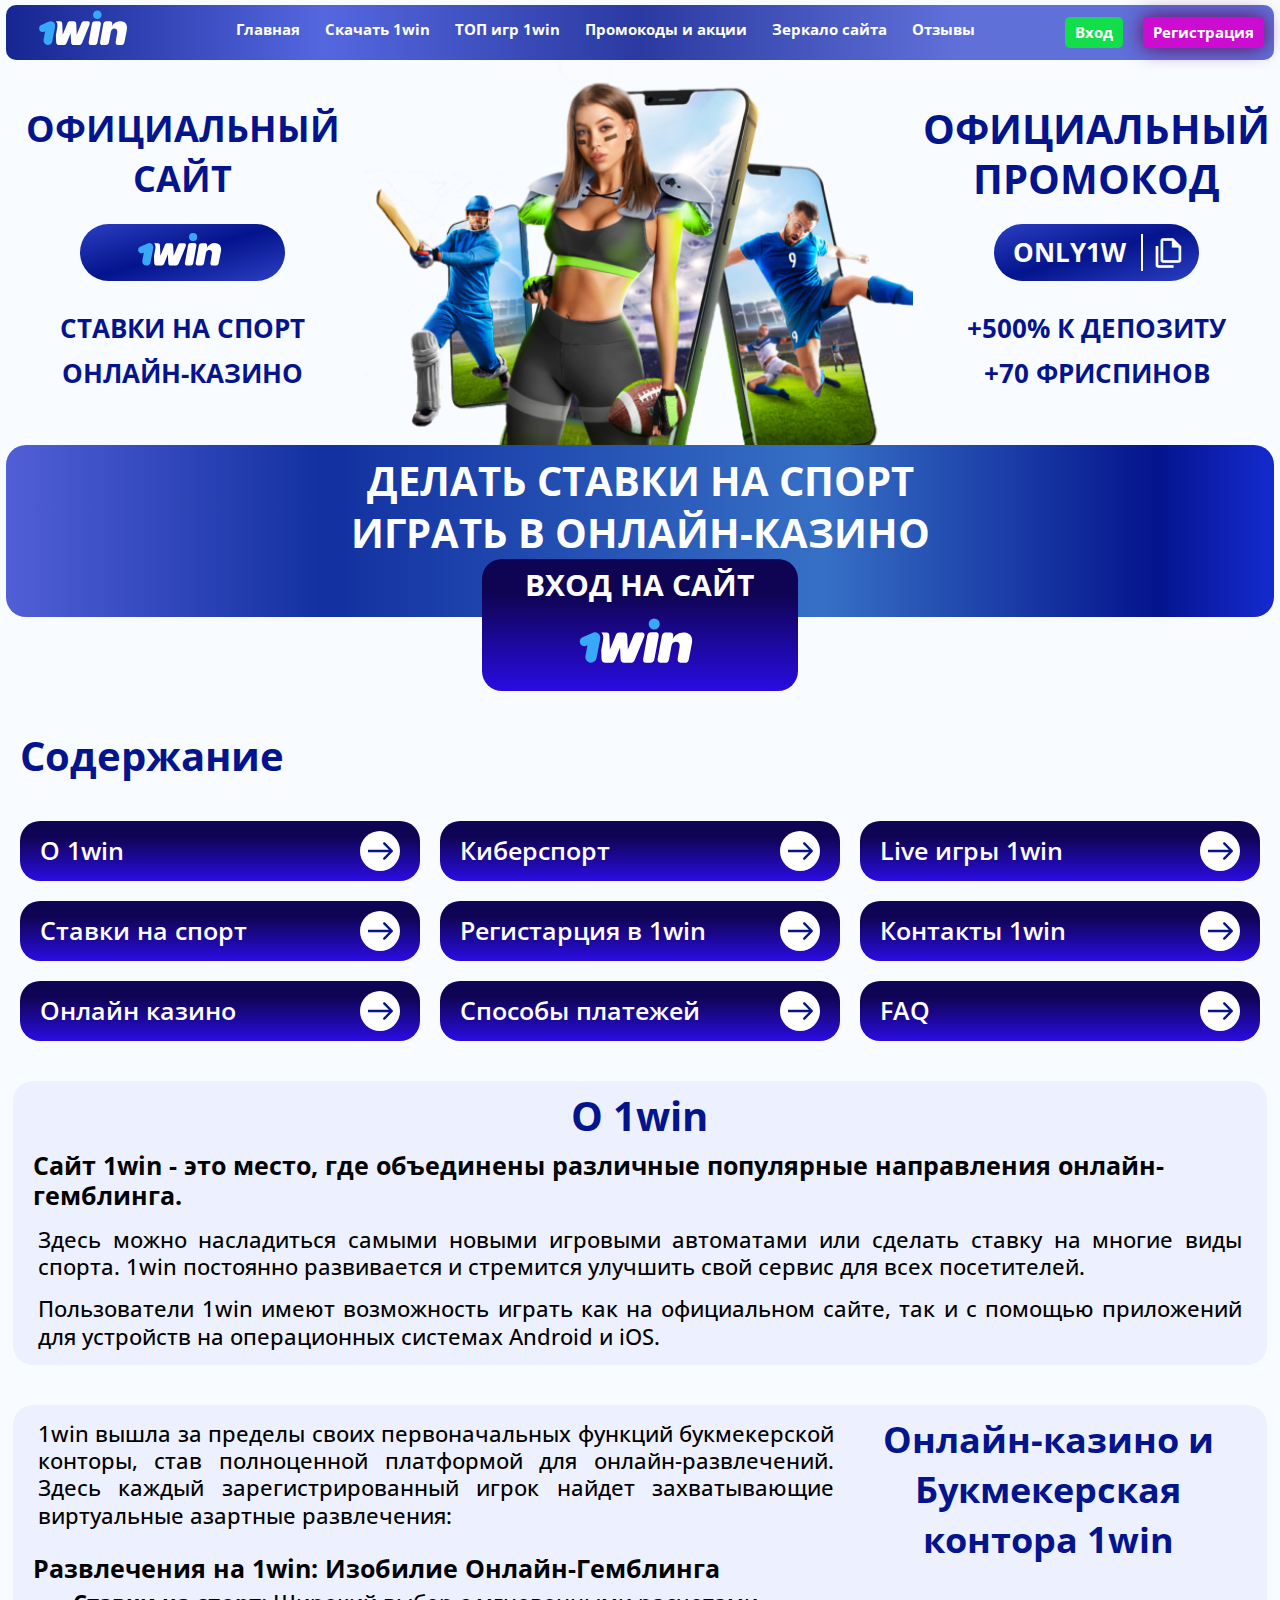
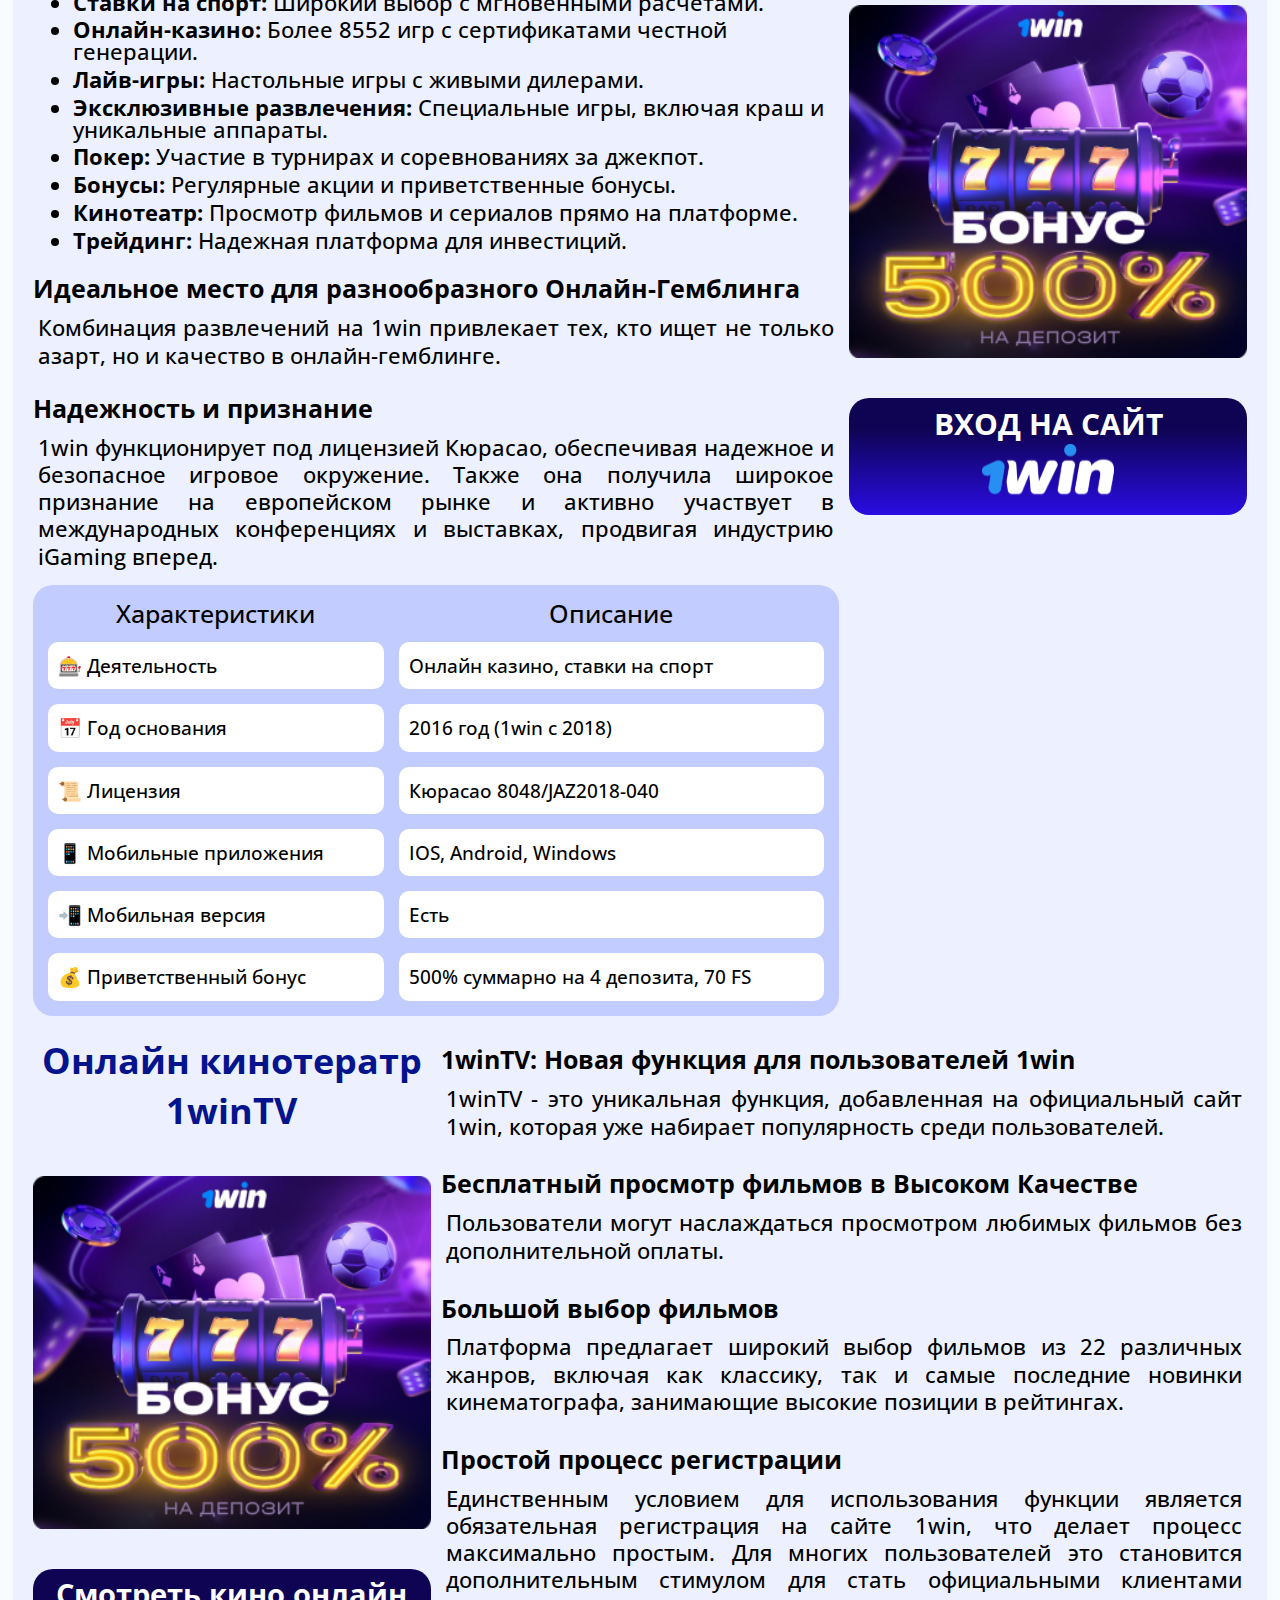
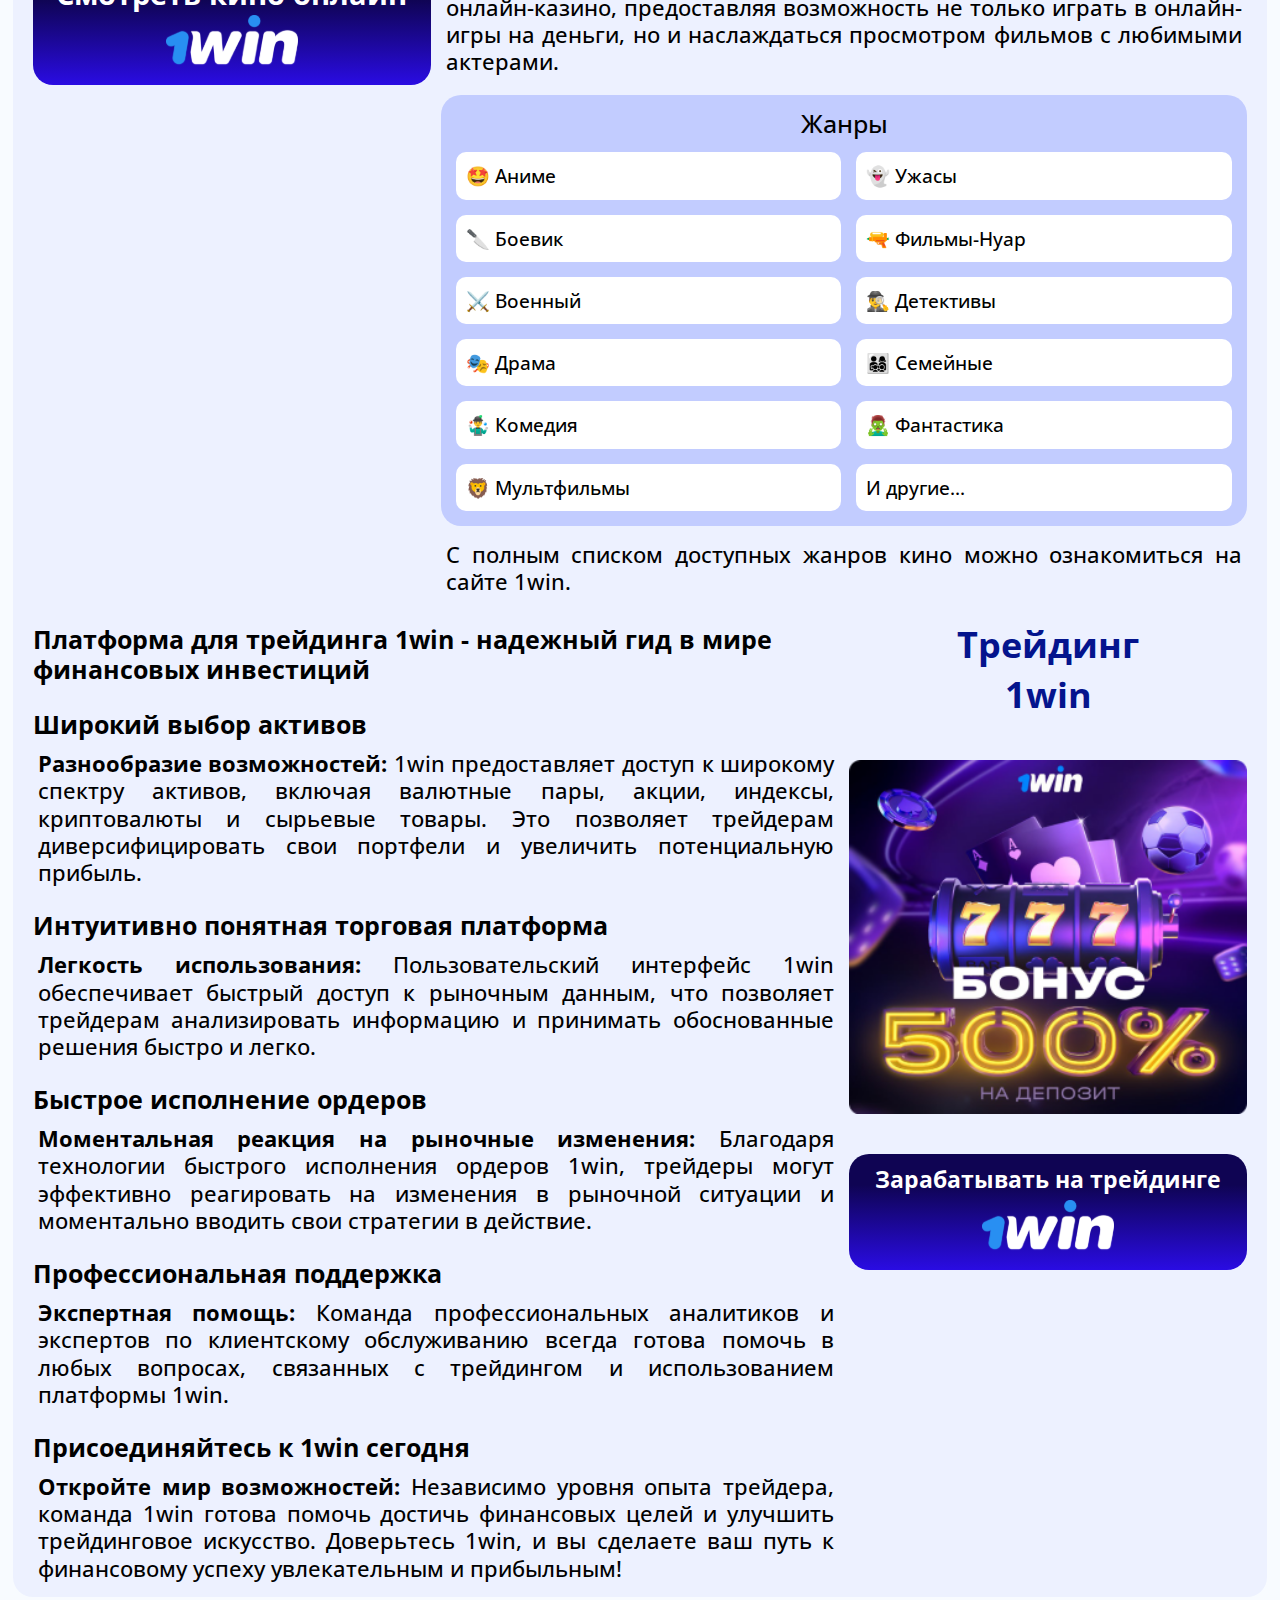
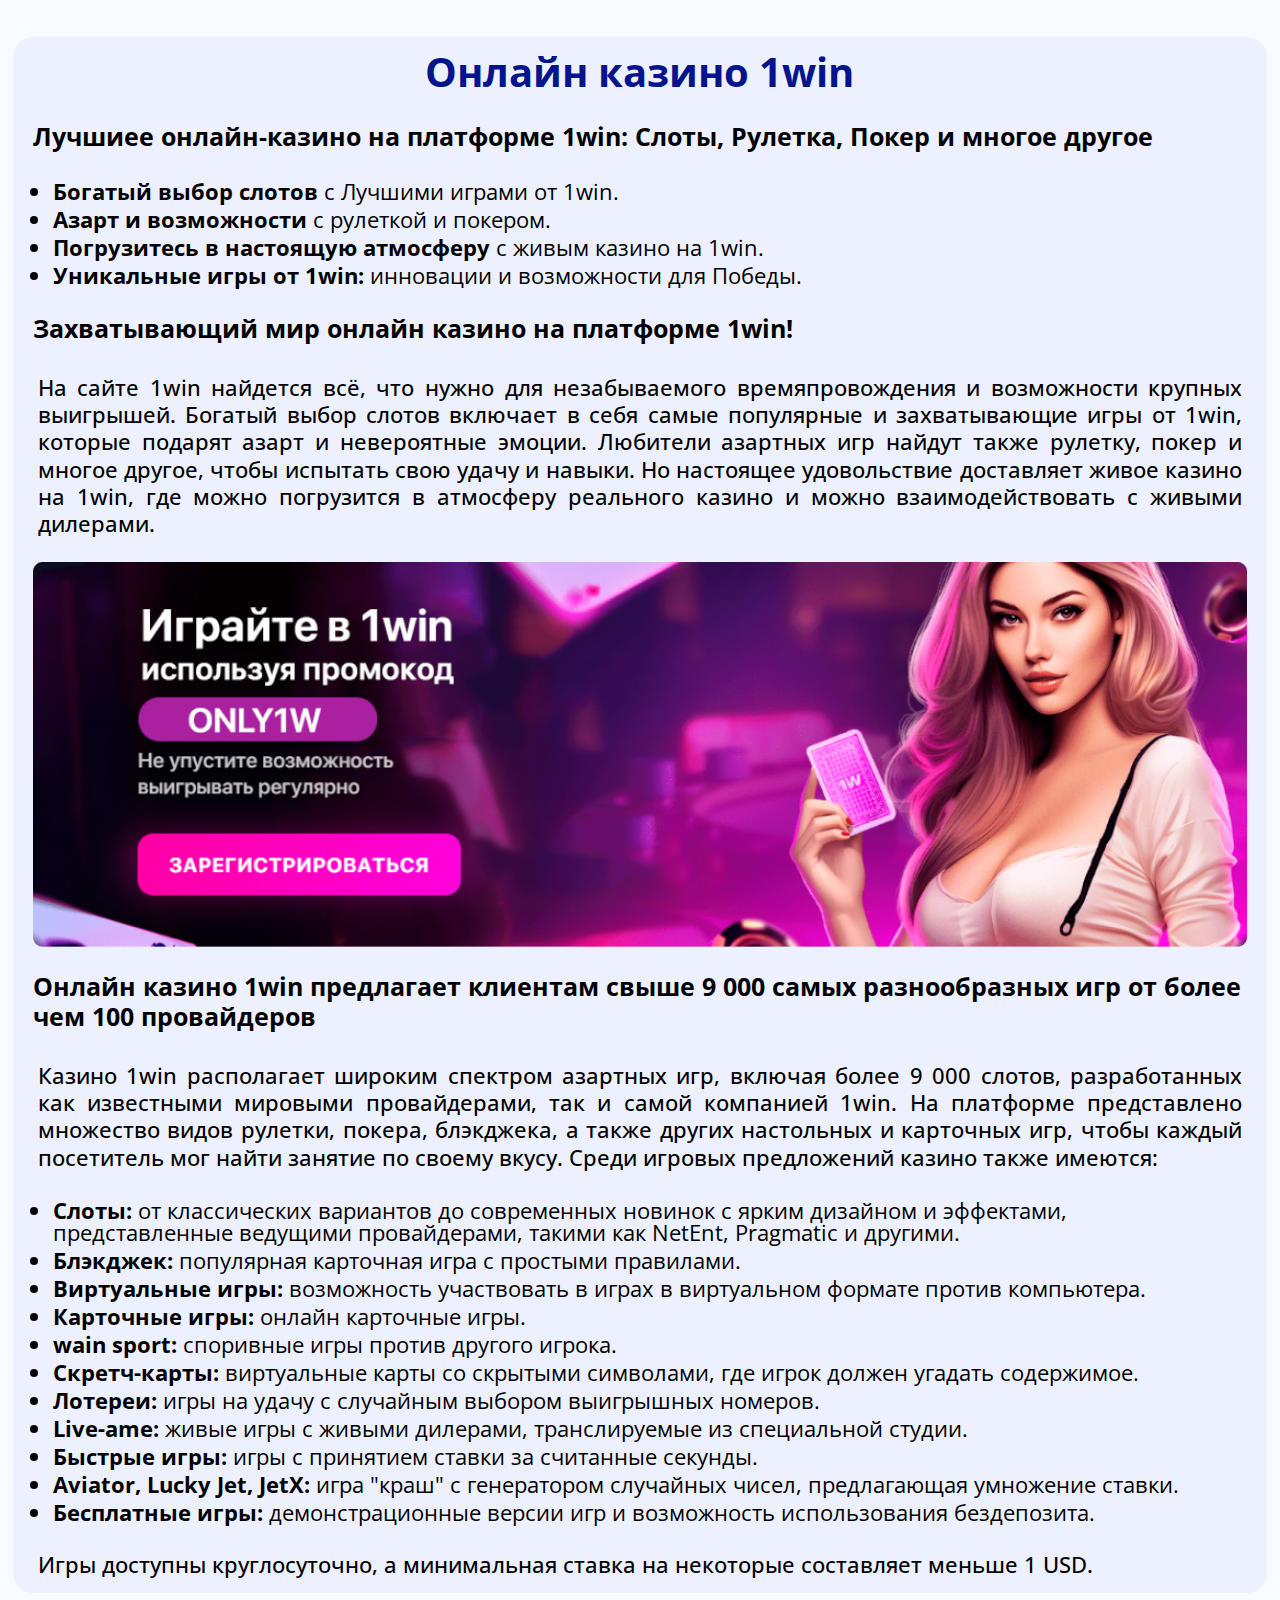
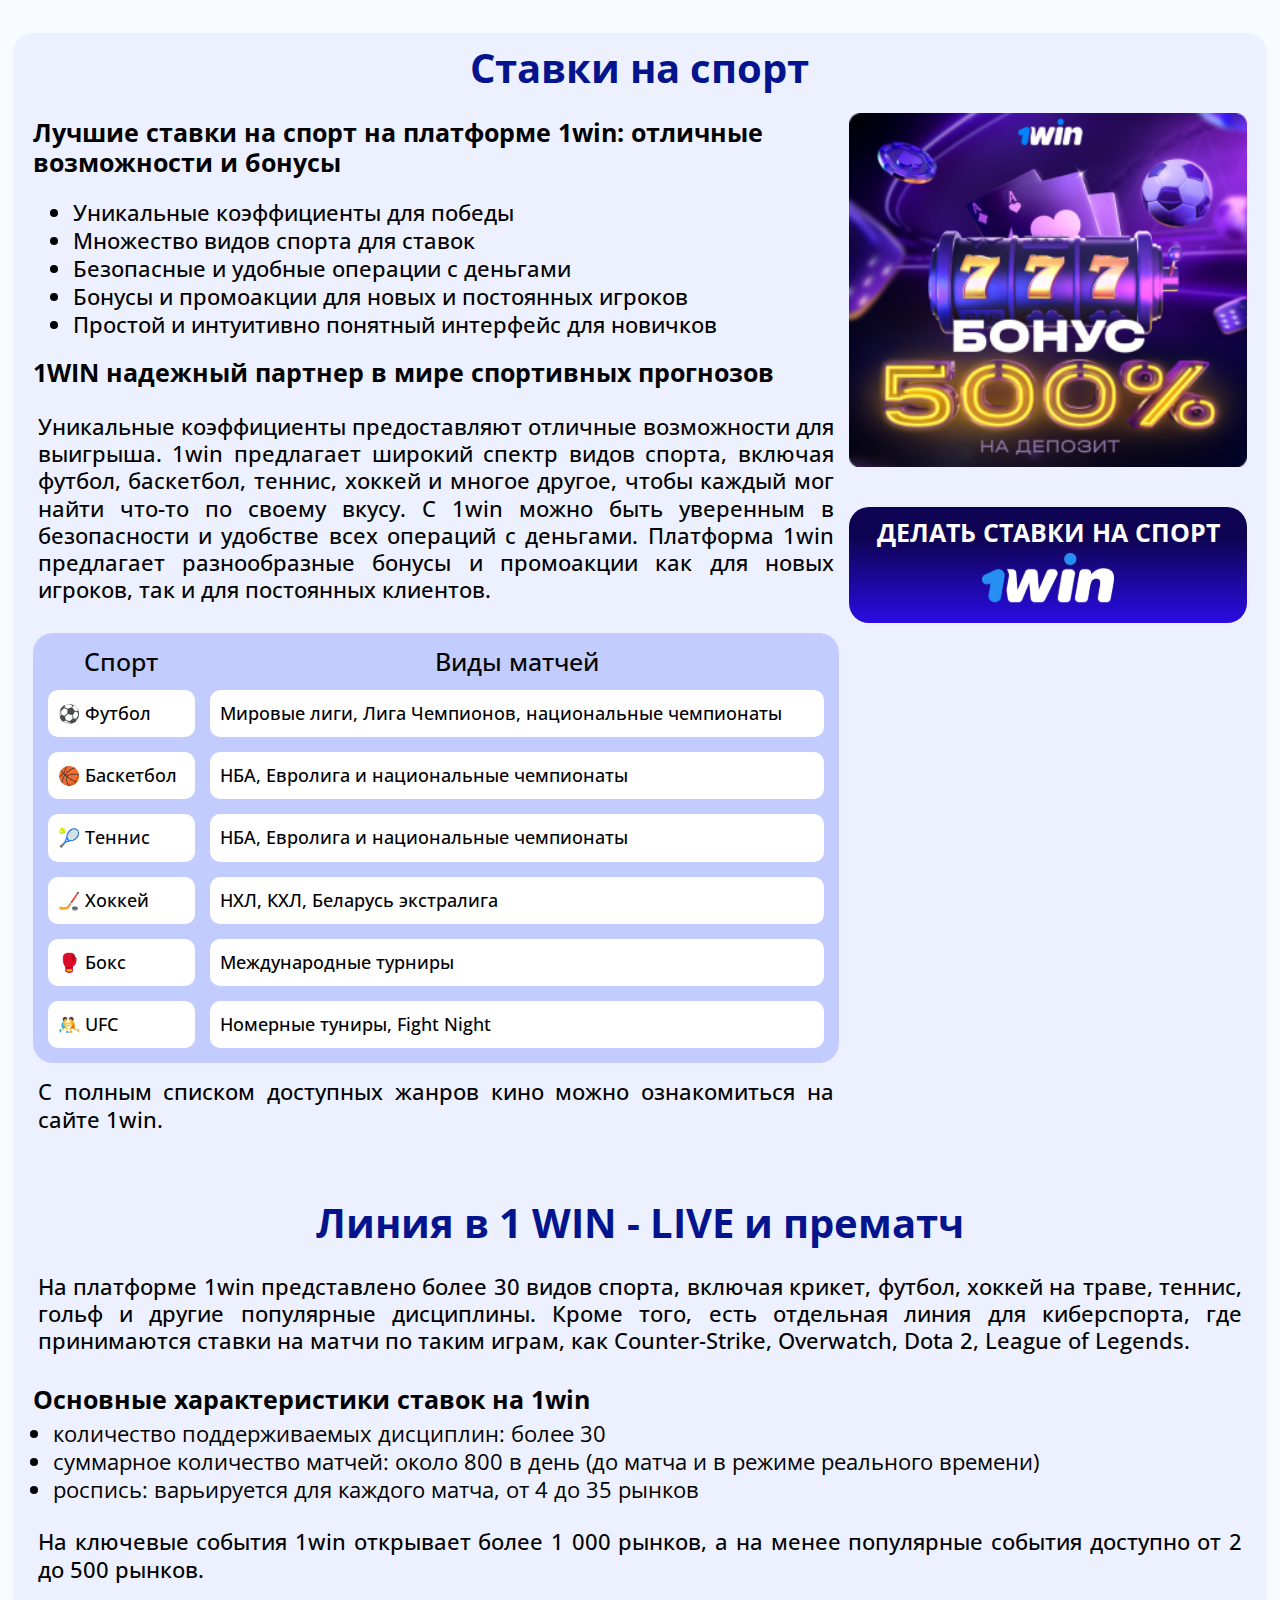
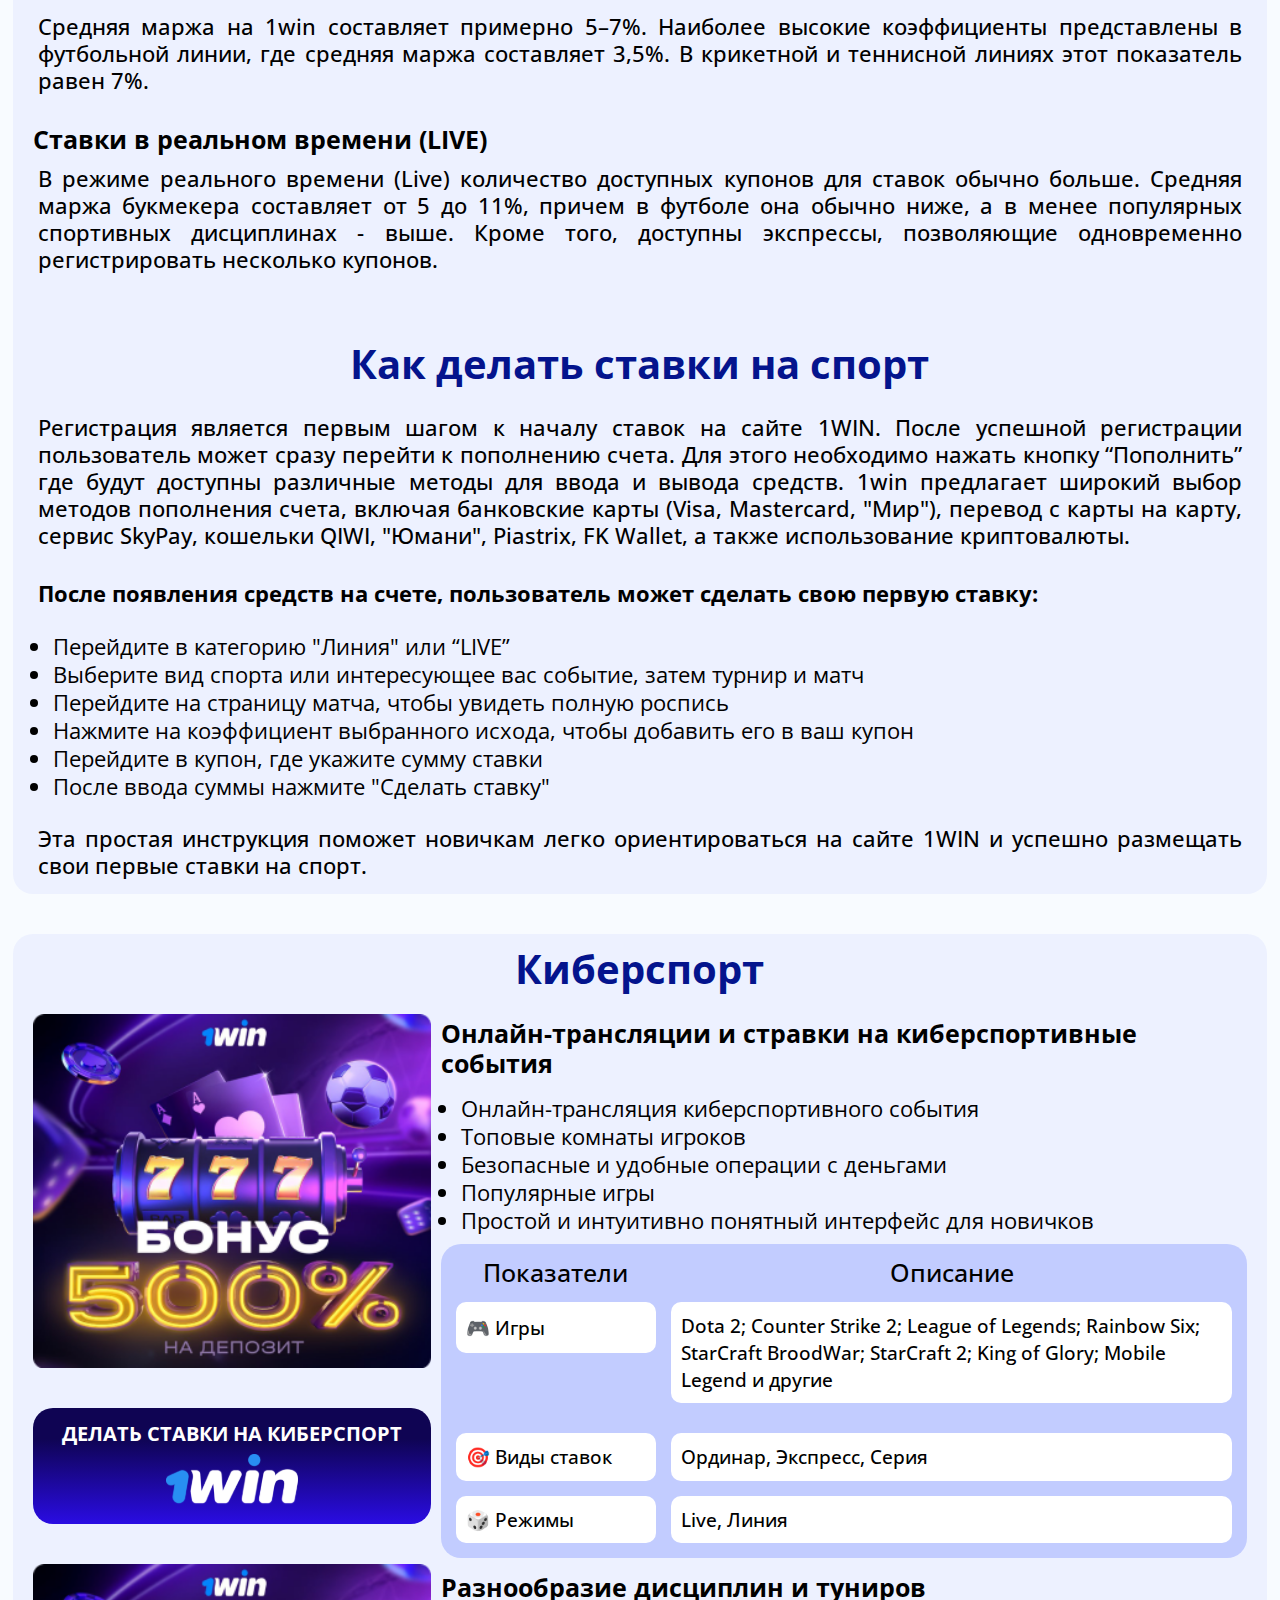
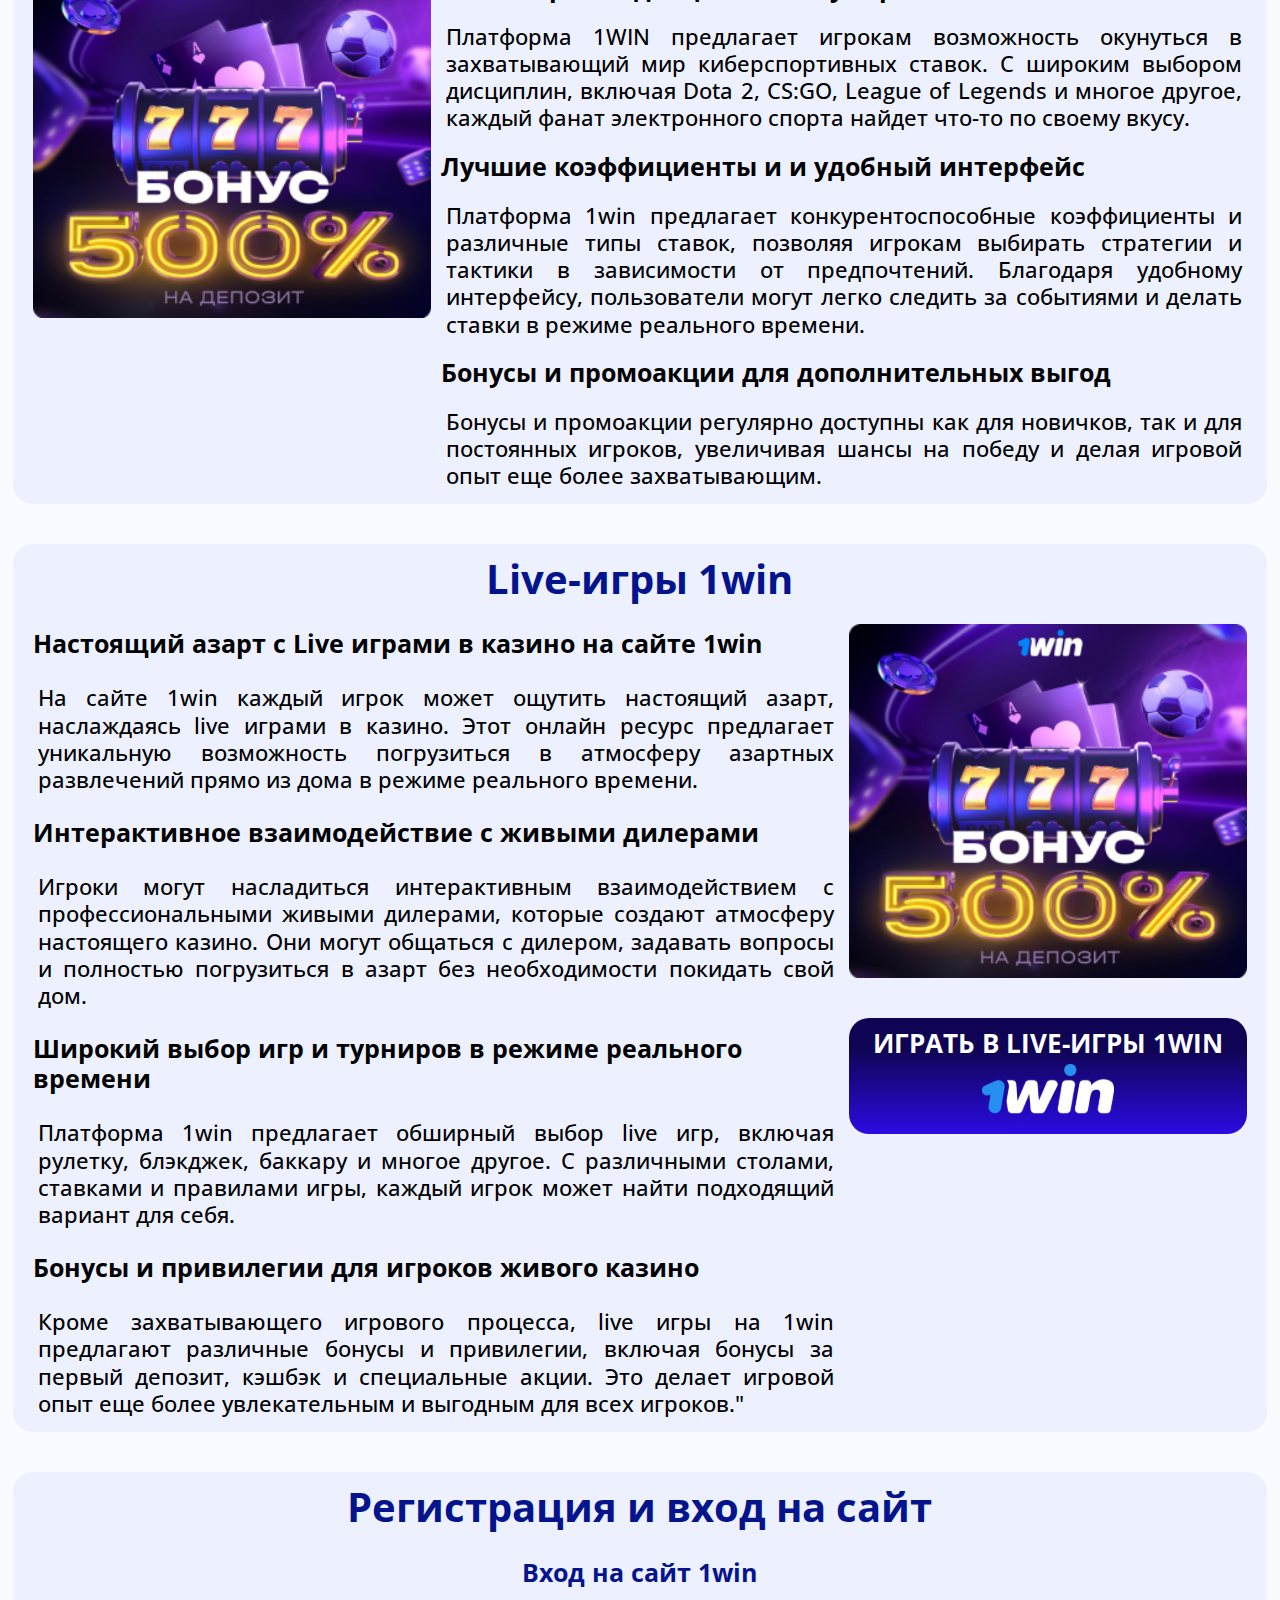
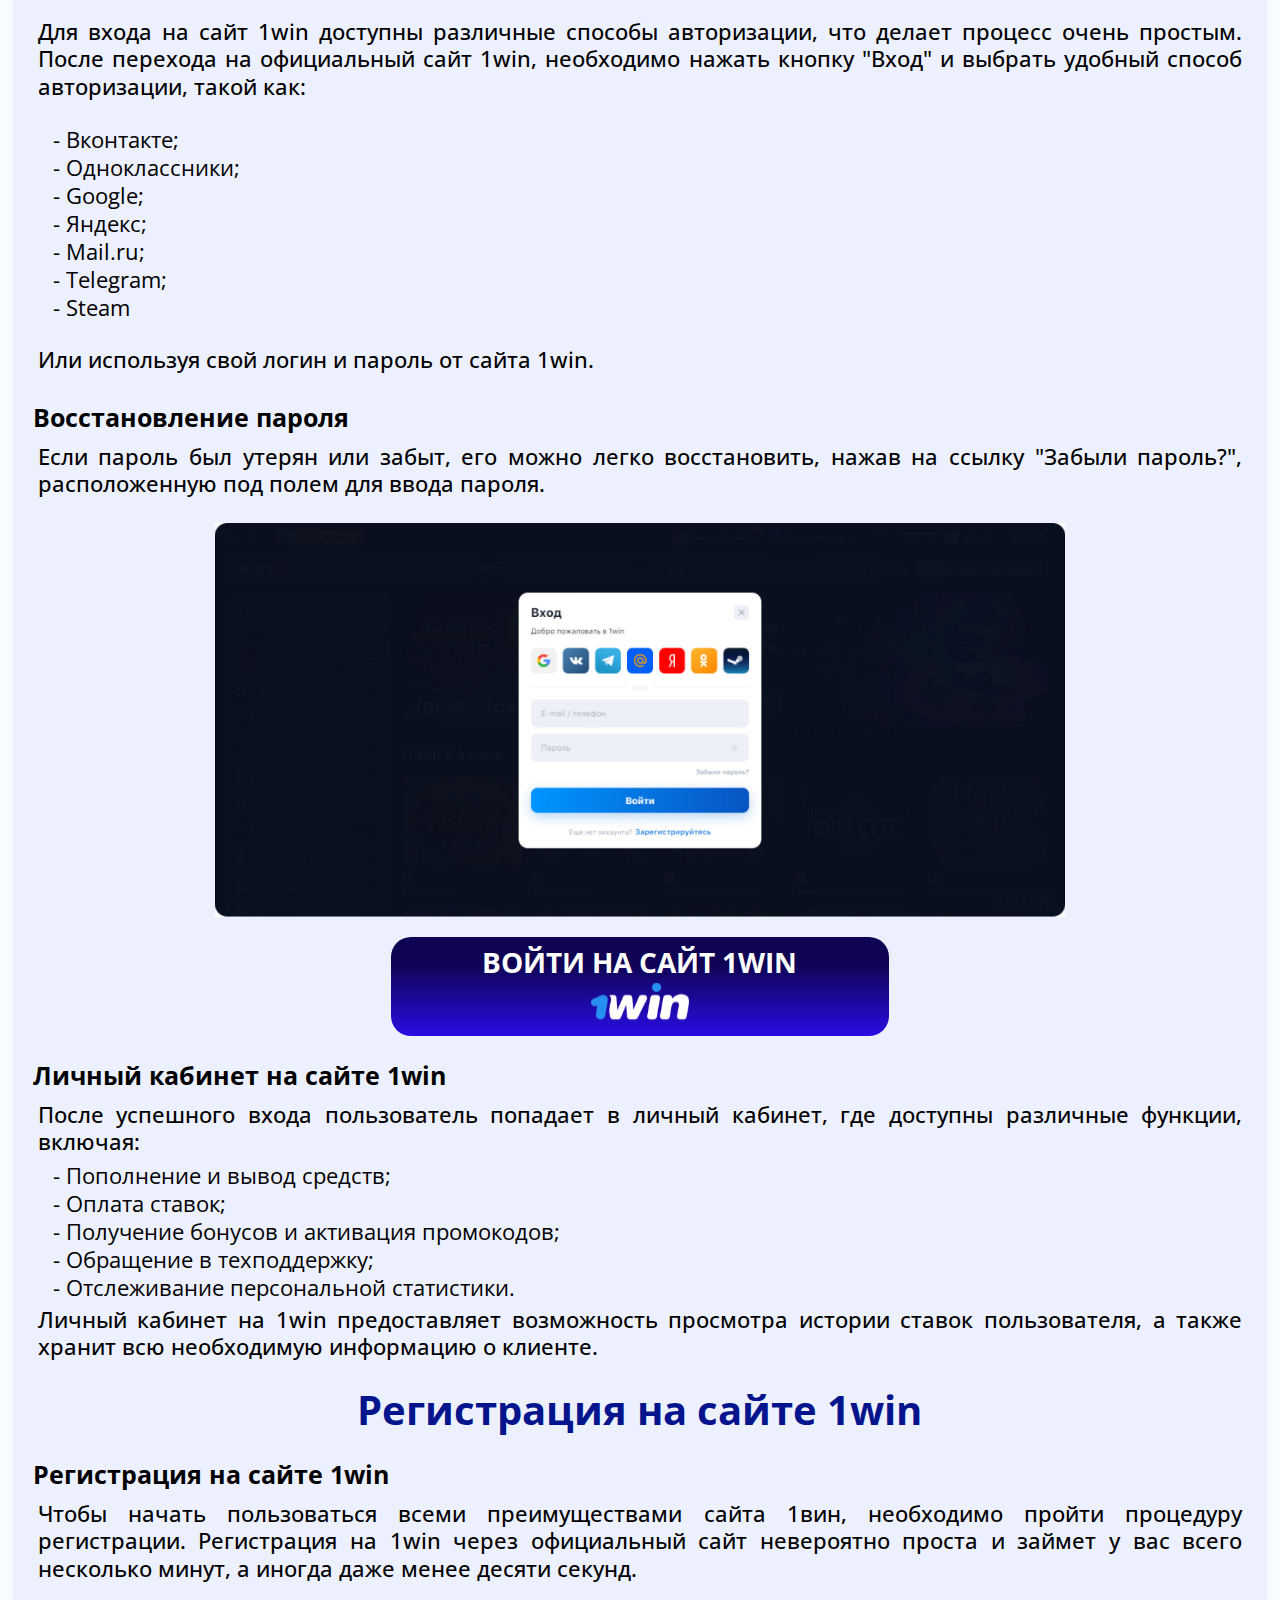
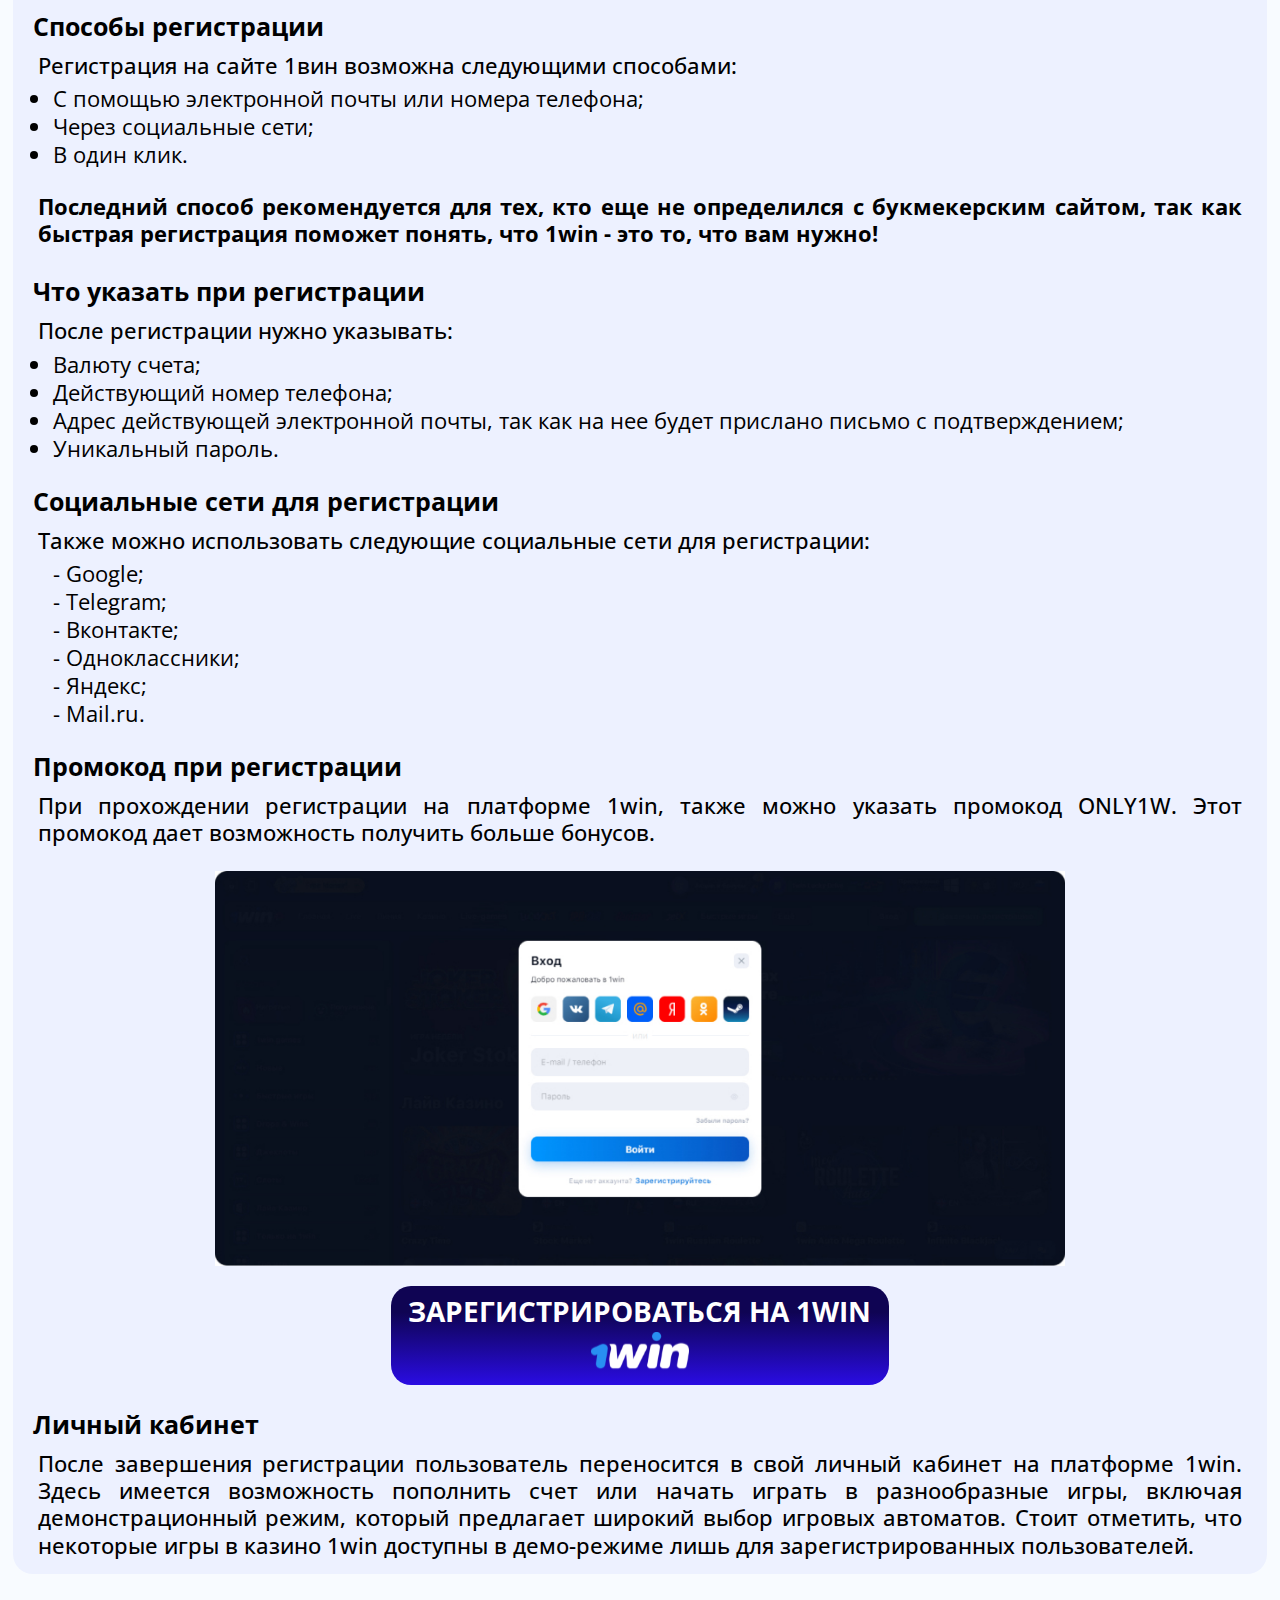
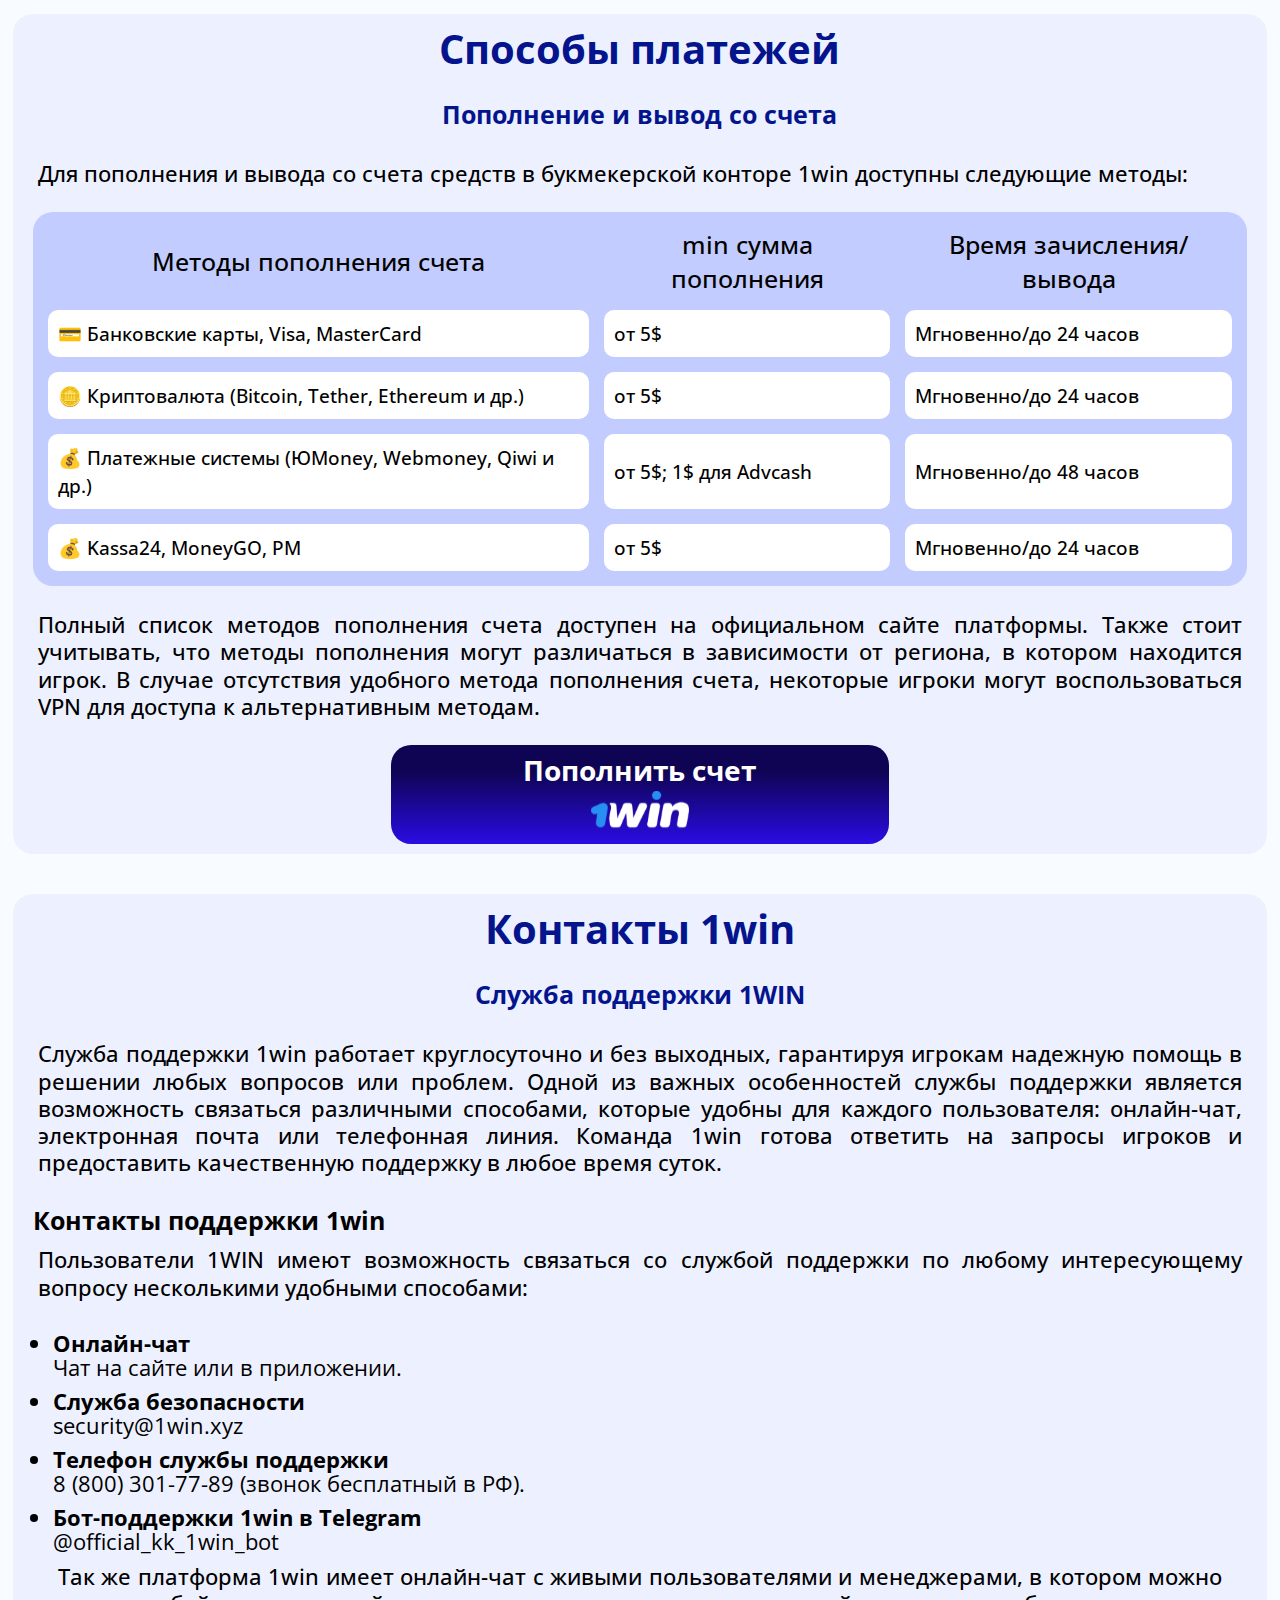
<file: index.html>
<!DOCTYPE html>
<html lang="ru">

<head>
    <meta charset="UTF-8">
    <meta name="viewport" content="width=device-width, initial-scale=1.0">
    <link rel="preconnect" href="https://fonts.googleapis.com">
    <link rel="preconnect" href="https://fonts.gstatic.com" crossorigin>
    <link href="https://fonts.googleapis.com/css2?family=Open+Sans:ital,wght@0,300..800;1,300..800&display=swap"
        rel="stylesheet">
    <link rel="stylesheet"
        href="https://fonts.googleapis.com/css2?family=Material+Symbols+Outlined:opsz,wght,FILL,GRAD@20..48,100..700,0..1,-50..200" />
    <link rel="stylesheet" href="./css/reset.css">
    <link rel="stylesheet" href="./css/index.css">
    <title>1win</title>
</head>

<body>
    <div class="wrapper">

        <header>
            <div class="burger">
                <div class="burger_button" id="burger_button">
                    <div class="burger_menu" id="burger_menu">
                        <hr id="burger_hr" class="burger_hr">
                    </div>
                </div>

            </div>
            <div class="logo">
                <a href="./index.html"><svg data-v-66724ed8="" version="1.1" class="logo_img"
                        xmlns="http://www.w3.org/2000/svg" x="0px" y="0px" viewBox="0 0 970 493" xml:space="preserve">
                        <rect data-v-66724ed8="" x="0.1" y="0" width="970" height="493" class="st0" fill="none">
                        </rect>
                        <g data-v-66724ed8="">
                            <linearGradient data-v-66724ed8="" gradientUnits="userSpaceOnUse" x1="170.9794" y1="475.136"
                                x2="170.9794" y2="252.1185" gradientTransform="matrix(1 0 0 1 0 -92.9841)">
                                <stop data-v-66724ed8="" offset="0" style="stop-color: rgb(1, 103, 202);"></stop>
                                <stop data-v-66724ed8="" offset="1" style="stop-color: rgb(56, 168, 250);"></stop>
                            </linearGradient>
                            <path data-v-66724ed8="" fill="rgb(56, 168, 250)"
                                d="M235,207.3c3.6-17.3-2.9-29.7-14.5-37.8c-10.6-7.1-24-8.1-38.2-1.1L123.3,195 c-14.8,6.7-21.2,24-14.8,38.5c6.7,14.8,23.7,21.2,38.5,14.8l7.8-3.6l-12.7,69c-3.6,20.8,9.9,37.8,28.3,41.4 c19.5,3.6,38.5-9.2,41.7-28.7L235,207.3z"
                                class="st1"></path>
                            <linearGradient data-v-66724ed8="" gradientUnits="userSpaceOnUse" x1="707.7445"
                                y1="453.6779" x2="707.7445" y2="251.8257"
                                gradientTransform="matrix(1 0 0 1 0 -92.9841)">
                                <stop data-v-66724ed8="" offset="0" style="stop-color: rgb(200, 199, 199);"></stop>
                                <stop data-v-66724ed8="" offset="7.627892e-02" style="stop-color: rgb(214, 213, 213);">
                                </stop>
                                <stop data-v-66724ed8="" offset="0.216" style="stop-color: rgb(232, 232, 232);">
                                </stop>
                                <stop data-v-66724ed8="" offset="0.3802" style="stop-color: rgb(245, 245, 245);">
                                </stop>
                                <stop data-v-66724ed8="" offset="0.5898" style="stop-color: rgb(253, 253, 253);">
                                </stop>
                                <stop data-v-66724ed8="" offset="1" style="stop-color: rgb(255, 255, 255);"></stop>
                            </linearGradient>
                            <path data-v-66724ed8="" fill="rgb(255, 255, 255)"
                                d="M771.7,164.4c-32.5-4.7-65.3,14.3-77.8,41.1l2.1-11.7c5.3-23.7-4.6-30-21.5-30h-21.9 c-20.8,0-25.5,11.3-28,24.4l-25.5,141.4c-2.1,9.6-0.7,26.2,18,26.2h30.4c18,0,21.5-14.1,24-27.6l12.3-67.9 c2.9-15.5,5.3-23,10.6-28.7c8.1-9.2,24.4-13.4,35.7-4.2c6.7,5.6,9.2,15.2,7.4,28.7l-12.3,73.5c-2.7,16.3,4.2,26.2,17.7,26.2h30.4 c17.3,0,20.8-13.4,23.3-27.6l17.8-92.1C822.7,202.9,811,170.1,771.7,164.4z"
                                class="st2"></path>
                            <linearGradient data-v-66724ed8="" gradientUnits="userSpaceOnUse" x1="576.8108"
                                y1="256.0479" x2="576.8108" y2="156.935" gradientTransform="matrix(1 0 0 1 0 -92.9841)">
                                <stop data-v-66724ed8="" offset="0" style="stop-color: rgb(1, 103, 202);"></stop>
                                <stop data-v-66724ed8="" offset="1" style="stop-color: rgb(56, 168, 250);"></stop>
                            </linearGradient>
                            <ellipse data-v-66724ed8="" fill="rgb(56, 168, 250)" cx="576.8" cy="110.7" rx="35" ry="34.7"
                                class="st3">
                            </ellipse>
                            <linearGradient data-v-66724ed8="" gradientUnits="userSpaceOnUse" x1="555.777" y1="454.0296"
                                x2="555.777" y2="252.2516" gradientTransform="matrix(1 0 0 1 0 -92.9841)">
                                <stop data-v-66724ed8="" offset="0" style="stop-color: rgb(200, 199, 199);"></stop>
                                <stop data-v-66724ed8="" offset="7.627892e-02" style="stop-color: rgb(214, 213, 213);">
                                </stop>
                                <stop data-v-66724ed8="" offset="0.216" style="stop-color: rgb(232, 232, 232);">
                                </stop>
                                <stop data-v-66724ed8="" offset="0.3802" style="stop-color: rgb(245, 245, 245);">
                                </stop>
                                <stop data-v-66724ed8="" offset="0.5898" style="stop-color: rgb(253, 253, 253);">
                                </stop>
                                <stop data-v-66724ed8="" offset="1" style="stop-color: rgb(255, 255, 255);"></stop>
                            </linearGradient>
                            <path data-v-66724ed8="" fill="rgb(255, 255, 255)"
                                d="M579,328c-2.5,14.8-6.7,27.6-24,27.6h-30.7c-14.8,0-20.2-11-17.3-25.5L532.2,188 c2.5-15.2,9.2-24.4,28-24.4h23.3c19.8,0,24.7,9.6,20.5,30L579,328z"
                                class="st4"></path>
                            <linearGradient data-v-66724ed8="" gradientUnits="userSpaceOnUse" x1="378.6454" y1="453.667"
                                x2="378.6454" y2="252.2527" gradientTransform="matrix(1 0 0 1 0 -92.9841)">
                                <stop data-v-66724ed8="" offset="0" style="stop-color: rgb(200, 199, 199);"></stop>
                                <stop data-v-66724ed8="" offset="7.627892e-02" style="stop-color: rgb(214, 213, 213);">
                                </stop>
                                <stop data-v-66724ed8="" offset="0.216" style="stop-color: rgb(232, 232, 232);">
                                </stop>
                                <stop data-v-66724ed8="" offset="0.3802" style="stop-color: rgb(245, 245, 245);">
                                </stop>
                                <stop data-v-66724ed8="" offset="0.5898" style="stop-color: rgb(253, 253, 253);">
                                </stop>
                                <stop data-v-66724ed8="" offset="1" style="stop-color: rgb(255, 255, 255);"></stop>
                            </linearGradient>
                            <path data-v-66724ed8="" fill="rgb(255, 255, 255)"
                                d="M241.2,163.6c7.8,9.2,17,20.5,12.3,48.1l-12,64.8l2.1,52c0.4,18.8,9.6,26.9,25.1,26.9h39.6 c12.3,0,17.7-9.6,22.6-21.5l30-73.9l3.2,70.7c0.4,15.5,8.1,25.1,22.6,25.1h44.9c12.7,0,18-7.8,23.7-21.5l57.6-141.4 c6.3-14.5,2.5-29-13.1-29h-28.7c-10.6,0-18,3.6-22.3,13.8l-38.9,94.6l-3.6-84.5c-0.7-18-9.2-24-19.5-24h-29.3 c-11.7,0-18.4,4.6-21.9,13.4l-38.9,95.5l-3.6-87c-0.4-16.3-6-21.9-19.1-21.9H249H241.2L241.2,163.6z"
                                class="st5"></path>
                        </g>
                    </svg></a>

            </div>

            <nav>
                <ul class="nav_list">
                    <li><a href="./index.html">Главная</a>
                        <hr>
                    </li>
                    <li><a href="./download.html">Скачать 1win</a>
                        <hr>
                    </li>
                    <li><a href="./top.html">ТОП игр 1win</a>
                        <hr>
                    </li>
                    <li><a href="./promocode.html">Промокоды и акции</a>
                        <hr>
                    </li>
                    <li><a href="./miror.html">Зеркало сайта</a>
                        <hr>
                    </li>
                    <li><a href="./review.html">Отзывы</a>
                        <hr>
                    </li>
                </ul>
            </nav>

            <div class="registration">
                <button class="nav_button" data-link="getLink">Вход</button>
                <button class="nav_button reg_button" data-link="getLink">Регистрация</button>
            </div>


        </header>
        <div id="burger_wrapper" class="burger_wrapper">
            <div class="wrapper_nav_burger">
                <nav id="burger_nav" class="burger_nav">
                    <ul class="burger_list" id="burger_list">
                        <li><a href="./index.html">Главная</a>
                            <hr>
                        </li>
                        <li><a href="./download.html">Скачать 1win</a>
                            <hr>
                        </li>
                        <li><a href="./top.html">ТОП игр 1win</a>
                            <hr>
                        </li>
                        <li><a href="./promocode.html">Промокоды и акции</a>
                            <hr>
                        </li>
                        <li><a href="./miror.html">Зеркало сайта</a>
                            <hr>
                        </li>
                        <li><a href="./review.html">Отзывы</a>
                            <hr>
                        </li>
                    </ul>
                </nav>
            </div>
        </div>
        <main>
            <div>
                <div class="promo">

                    <section class="promo_section promo_1">
                        <h1>ОФИЦИАЛЬНЫЙ <br> САЙТ</h1>
                        <a href="#" rel="nofollow" data-link="getLink" class="promo_logo">
                            <svg data-v-66724ed8="" version="1.1" class="logo_img" xmlns="http://www.w3.org/2000/svg"
                                x="0px" y="0px" viewBox="0 0 970 493" xml:space="preserve">
                                <rect data-v-66724ed8="" x="0.1" y="0" width="970" height="493" class="st0" fill="none">
                                </rect>
                                <g data-v-66724ed8="">
                                    <linearGradient data-v-66724ed8="" gradientUnits="userSpaceOnUse" x1="170.9794"
                                        y1="475.136" x2="170.9794" y2="252.1185"
                                        gradientTransform="matrix(1 0 0 1 0 -92.9841)">
                                        <stop data-v-66724ed8="" offset="0" style="stop-color: rgb(1, 103, 202);">
                                        </stop>
                                        <stop data-v-66724ed8="" offset="1" style="stop-color: rgb(56, 168, 250);">
                                        </stop>
                                    </linearGradient>
                                    <path data-v-66724ed8="" fill="rgb(56, 168, 250)"
                                        d="M235,207.3c3.6-17.3-2.9-29.7-14.5-37.8c-10.6-7.1-24-8.1-38.2-1.1L123.3,195 c-14.8,6.7-21.2,24-14.8,38.5c6.7,14.8,23.7,21.2,38.5,14.8l7.8-3.6l-12.7,69c-3.6,20.8,9.9,37.8,28.3,41.4 c19.5,3.6,38.5-9.2,41.7-28.7L235,207.3z"
                                        class="st1"></path>
                                    <linearGradient data-v-66724ed8="" gradientUnits="userSpaceOnUse" x1="707.7445"
                                        y1="453.6779" x2="707.7445" y2="251.8257"
                                        gradientTransform="matrix(1 0 0 1 0 -92.9841)">
                                        <stop data-v-66724ed8="" offset="0" style="stop-color: rgb(200, 199, 199);">
                                        </stop>
                                        <stop data-v-66724ed8="" offset="7.627892e-02"
                                            style="stop-color: rgb(214, 213, 213);">
                                        </stop>
                                        <stop data-v-66724ed8="" offset="0.216" style="stop-color: rgb(232, 232, 232);">
                                        </stop>
                                        <stop data-v-66724ed8="" offset="0.3802"
                                            style="stop-color: rgb(245, 245, 245);">
                                        </stop>
                                        <stop data-v-66724ed8="" offset="0.5898"
                                            style="stop-color: rgb(253, 253, 253);">
                                        </stop>
                                        <stop data-v-66724ed8="" offset="1" style="stop-color: rgb(255, 255, 255);">
                                        </stop>
                                    </linearGradient>
                                    <path data-v-66724ed8="" fill="rgb(255, 255, 255)"
                                        d="M771.7,164.4c-32.5-4.7-65.3,14.3-77.8,41.1l2.1-11.7c5.3-23.7-4.6-30-21.5-30h-21.9 c-20.8,0-25.5,11.3-28,24.4l-25.5,141.4c-2.1,9.6-0.7,26.2,18,26.2h30.4c18,0,21.5-14.1,24-27.6l12.3-67.9 c2.9-15.5,5.3-23,10.6-28.7c8.1-9.2,24.4-13.4,35.7-4.2c6.7,5.6,9.2,15.2,7.4,28.7l-12.3,73.5c-2.7,16.3,4.2,26.2,17.7,26.2h30.4 c17.3,0,20.8-13.4,23.3-27.6l17.8-92.1C822.7,202.9,811,170.1,771.7,164.4z"
                                        class="st2"></path>
                                    <linearGradient data-v-66724ed8="" gradientUnits="userSpaceOnUse" x1="576.8108"
                                        y1="256.0479" x2="576.8108" y2="156.935"
                                        gradientTransform="matrix(1 0 0 1 0 -92.9841)">
                                        <stop data-v-66724ed8="" offset="0" style="stop-color: rgb(1, 103, 202);">
                                        </stop>
                                        <stop data-v-66724ed8="" offset="1" style="stop-color: rgb(56, 168, 250);">
                                        </stop>
                                    </linearGradient>
                                    <ellipse data-v-66724ed8="" fill="rgb(56, 168, 250)" cx="576.8" cy="110.7" rx="35"
                                        ry="34.7" class="st3">
                                    </ellipse>
                                    <linearGradient data-v-66724ed8="" gradientUnits="userSpaceOnUse" x1="555.777"
                                        y1="454.0296" x2="555.777" y2="252.2516"
                                        gradientTransform="matrix(1 0 0 1 0 -92.9841)">
                                        <stop data-v-66724ed8="" offset="0" style="stop-color: rgb(200, 199, 199);">
                                        </stop>
                                        <stop data-v-66724ed8="" offset="7.627892e-02"
                                            style="stop-color: rgb(214, 213, 213);">
                                        </stop>
                                        <stop data-v-66724ed8="" offset="0.216" style="stop-color: rgb(232, 232, 232);">
                                        </stop>
                                        <stop data-v-66724ed8="" offset="0.3802"
                                            style="stop-color: rgb(245, 245, 245);">
                                        </stop>
                                        <stop data-v-66724ed8="" offset="0.5898"
                                            style="stop-color: rgb(253, 253, 253);">
                                        </stop>
                                        <stop data-v-66724ed8="" offset="1" style="stop-color: rgb(255, 255, 255);">
                                        </stop>
                                    </linearGradient>
                                    <path data-v-66724ed8="" fill="rgb(255, 255, 255)"
                                        d="M579,328c-2.5,14.8-6.7,27.6-24,27.6h-30.7c-14.8,0-20.2-11-17.3-25.5L532.2,188 c2.5-15.2,9.2-24.4,28-24.4h23.3c19.8,0,24.7,9.6,20.5,30L579,328z"
                                        class="st4"></path>
                                    <linearGradient data-v-66724ed8="" gradientUnits="userSpaceOnUse" x1="378.6454"
                                        y1="453.667" x2="378.6454" y2="252.2527"
                                        gradientTransform="matrix(1 0 0 1 0 -92.9841)">
                                        <stop data-v-66724ed8="" offset="0" style="stop-color: rgb(200, 199, 199);">
                                        </stop>
                                        <stop data-v-66724ed8="" offset="7.627892e-02"
                                            style="stop-color: rgb(214, 213, 213);">
                                        </stop>
                                        <stop data-v-66724ed8="" offset="0.216" style="stop-color: rgb(232, 232, 232);">
                                        </stop>
                                        <stop data-v-66724ed8="" offset="0.3802"
                                            style="stop-color: rgb(245, 245, 245);">
                                        </stop>
                                        <stop data-v-66724ed8="" offset="0.5898"
                                            style="stop-color: rgb(253, 253, 253);">
                                        </stop>
                                        <stop data-v-66724ed8="" offset="1" style="stop-color: rgb(255, 255, 255);">
                                        </stop>
                                    </linearGradient>
                                    <path data-v-66724ed8="" fill="rgb(255, 255, 255)"
                                        d="M241.2,163.6c7.8,9.2,17,20.5,12.3,48.1l-12,64.8l2.1,52c0.4,18.8,9.6,26.9,25.1,26.9h39.6 c12.3,0,17.7-9.6,22.6-21.5l30-73.9l3.2,70.7c0.4,15.5,8.1,25.1,22.6,25.1h44.9c12.7,0,18-7.8,23.7-21.5l57.6-141.4 c6.3-14.5,2.5-29-13.1-29h-28.7c-10.6,0-18,3.6-22.3,13.8l-38.9,94.6l-3.6-84.5c-0.7-18-9.2-24-19.5-24h-29.3 c-11.7,0-18.4,4.6-21.9,13.4l-38.9,95.5l-3.6-87c-0.4-16.3-6-21.9-19.1-21.9H249H241.2L241.2,163.6z"
                                        class="st5"></path>
                                </g>
                            </svg></a>
                        <p>СТАВКИ НА СПОРТ <br> ОНЛАЙН-КАЗИНО</p>
                    </section>

                    <img class="promo_img" src="./img/1_ГЛАВ_3.png" alt="">

                    <section class="promo_section promo_2">
                        <h3>ОФИЦИАЛЬНЫЙ <br> ПРОМОКОД
                        </h3>
                        <div class="promo_logo promo_code">
                            <p id="copy">ONLY1W</p>
                            <hr><span class="material-symbols-outlined">
                                file_copy
                            </span>
                            <div id="copy_modal">Промкод скопирован</div>
                        </div>
                        <p>+500% К ДЕПОЗИТУ <br>+70 ФРИСПИНОВ
                        </p>

                    </section>
                </div>
                <section class="title">
                    <h2>ДЕЛАТЬ СТАВКИ НА СПОРТ <br>ИГРАТЬ В ОНЛАЙН-КАЗИНО</h2>
                    <section class="link_site" data-link="getLink">
                        <h4>ВХОД НА САЙТ</h4>
                        <div class="title_img">
                            <svg data-v-66724ed8="" version="1.1" class="logo_img" xmlns="http://www.w3.org/2000/svg"
                                x="0px" y="0px" viewBox="0 0 970 493" xml:space="preserve">
                                <rect data-v-66724ed8="" x="0.1" y="0" width="970" height="493" class="st0" fill="none">
                                </rect>
                                <g data-v-66724ed8="">
                                    <linearGradient data-v-66724ed8="" gradientUnits="userSpaceOnUse" x1="170.9794"
                                        y1="475.136" x2="170.9794" y2="252.1185"
                                        gradientTransform="matrix(1 0 0 1 0 -92.9841)">
                                        <stop data-v-66724ed8="" offset="0" style="stop-color: rgb(1, 103, 202);">
                                        </stop>
                                        <stop data-v-66724ed8="" offset="1" style="stop-color: rgb(56, 168, 250);">
                                        </stop>
                                    </linearGradient>
                                    <path data-v-66724ed8="" fill="rgb(56, 168, 250)"
                                        d="M235,207.3c3.6-17.3-2.9-29.7-14.5-37.8c-10.6-7.1-24-8.1-38.2-1.1L123.3,195 c-14.8,6.7-21.2,24-14.8,38.5c6.7,14.8,23.7,21.2,38.5,14.8l7.8-3.6l-12.7,69c-3.6,20.8,9.9,37.8,28.3,41.4 c19.5,3.6,38.5-9.2,41.7-28.7L235,207.3z"
                                        class="st1"></path>
                                    <linearGradient data-v-66724ed8="" gradientUnits="userSpaceOnUse" x1="707.7445"
                                        y1="453.6779" x2="707.7445" y2="251.8257"
                                        gradientTransform="matrix(1 0 0 1 0 -92.9841)">
                                        <stop data-v-66724ed8="" offset="0" style="stop-color: rgb(200, 199, 199);">
                                        </stop>
                                        <stop data-v-66724ed8="" offset="7.627892e-02"
                                            style="stop-color: rgb(214, 213, 213);">
                                        </stop>
                                        <stop data-v-66724ed8="" offset="0.216" style="stop-color: rgb(232, 232, 232);">
                                        </stop>
                                        <stop data-v-66724ed8="" offset="0.3802"
                                            style="stop-color: rgb(245, 245, 245);">
                                        </stop>
                                        <stop data-v-66724ed8="" offset="0.5898"
                                            style="stop-color: rgb(253, 253, 253);">
                                        </stop>
                                        <stop data-v-66724ed8="" offset="1" style="stop-color: rgb(255, 255, 255);">
                                        </stop>
                                    </linearGradient>
                                    <path data-v-66724ed8="" fill="rgb(255, 255, 255)"
                                        d="M771.7,164.4c-32.5-4.7-65.3,14.3-77.8,41.1l2.1-11.7c5.3-23.7-4.6-30-21.5-30h-21.9 c-20.8,0-25.5,11.3-28,24.4l-25.5,141.4c-2.1,9.6-0.7,26.2,18,26.2h30.4c18,0,21.5-14.1,24-27.6l12.3-67.9 c2.9-15.5,5.3-23,10.6-28.7c8.1-9.2,24.4-13.4,35.7-4.2c6.7,5.6,9.2,15.2,7.4,28.7l-12.3,73.5c-2.7,16.3,4.2,26.2,17.7,26.2h30.4 c17.3,0,20.8-13.4,23.3-27.6l17.8-92.1C822.7,202.9,811,170.1,771.7,164.4z"
                                        class="st2"></path>
                                    <linearGradient data-v-66724ed8="" gradientUnits="userSpaceOnUse" x1="576.8108"
                                        y1="256.0479" x2="576.8108" y2="156.935"
                                        gradientTransform="matrix(1 0 0 1 0 -92.9841)">
                                        <stop data-v-66724ed8="" offset="0" style="stop-color: rgb(1, 103, 202);">
                                        </stop>
                                        <stop data-v-66724ed8="" offset="1" style="stop-color: rgb(56, 168, 250);">
                                        </stop>
                                    </linearGradient>
                                    <ellipse data-v-66724ed8="" fill="rgb(56, 168, 250)" cx="576.8" cy="110.7" rx="35"
                                        ry="34.7" class="st3">
                                    </ellipse>
                                    <linearGradient data-v-66724ed8="" gradientUnits="userSpaceOnUse" x1="555.777"
                                        y1="454.0296" x2="555.777" y2="252.2516"
                                        gradientTransform="matrix(1 0 0 1 0 -92.9841)">
                                        <stop data-v-66724ed8="" offset="0" style="stop-color: rgb(200, 199, 199);">
                                        </stop>
                                        <stop data-v-66724ed8="" offset="7.627892e-02"
                                            style="stop-color: rgb(214, 213, 213);">
                                        </stop>
                                        <stop data-v-66724ed8="" offset="0.216" style="stop-color: rgb(232, 232, 232);">
                                        </stop>
                                        <stop data-v-66724ed8="" offset="0.3802"
                                            style="stop-color: rgb(245, 245, 245);">
                                        </stop>
                                        <stop data-v-66724ed8="" offset="0.5898"
                                            style="stop-color: rgb(253, 253, 253);">
                                        </stop>
                                        <stop data-v-66724ed8="" offset="1" style="stop-color: rgb(255, 255, 255);">
                                        </stop>
                                    </linearGradient>
                                    <path data-v-66724ed8="" fill="rgb(255, 255, 255)"
                                        d="M579,328c-2.5,14.8-6.7,27.6-24,27.6h-30.7c-14.8,0-20.2-11-17.3-25.5L532.2,188 c2.5-15.2,9.2-24.4,28-24.4h23.3c19.8,0,24.7,9.6,20.5,30L579,328z"
                                        class="st4"></path>
                                    <linearGradient data-v-66724ed8="" gradientUnits="userSpaceOnUse" x1="378.6454"
                                        y1="453.667" x2="378.6454" y2="252.2527"
                                        gradientTransform="matrix(1 0 0 1 0 -92.9841)">
                                        <stop data-v-66724ed8="" offset="0" style="stop-color: rgb(200, 199, 199);">
                                        </stop>
                                        <stop data-v-66724ed8="" offset="7.627892e-02"
                                            style="stop-color: rgb(214, 213, 213);">
                                        </stop>
                                        <stop data-v-66724ed8="" offset="0.216" style="stop-color: rgb(232, 232, 232);">
                                        </stop>
                                        <stop data-v-66724ed8="" offset="0.3802"
                                            style="stop-color: rgb(245, 245, 245);">
                                        </stop>
                                        <stop data-v-66724ed8="" offset="0.5898"
                                            style="stop-color: rgb(253, 253, 253);">
                                        </stop>
                                        <stop data-v-66724ed8="" offset="1" style="stop-color: rgb(255, 255, 255);">
                                        </stop>
                                    </linearGradient>
                                    <path data-v-66724ed8="" fill="rgb(255, 255, 255)"
                                        d="M241.2,163.6c7.8,9.2,17,20.5,12.3,48.1l-12,64.8l2.1,52c0.4,18.8,9.6,26.9,25.1,26.9h39.6 c12.3,0,17.7-9.6,22.6-21.5l30-73.9l3.2,70.7c0.4,15.5,8.1,25.1,22.6,25.1h44.9c12.7,0,18-7.8,23.7-21.5l57.6-141.4 c6.3-14.5,2.5-29-13.1-29h-28.7c-10.6,0-18,3.6-22.3,13.8l-38.9,94.6l-3.6-84.5c-0.7-18-9.2-24-19.5-24h-29.3 c-11.7,0-18.4,4.6-21.9,13.4l-38.9,95.5l-3.6-87c-0.4-16.3-6-21.9-19.1-21.9H249H241.2L241.2,163.6z"
                                        class="st5"></path>
                                </g>
                            </svg>
                        </div>
                    </section>
                </section>
            </div>
            <section class="menu_content">
                <h3>Содержание</h3>
                <ul>
                    <li>
                        <a href="">
                            О 1win
                            <div class="arrow_content"><svg width="25" height="20" viewBox="0 0 21 16" fill="none"
                                    xmlns="http://www.w3.org/2000/svg">
                                    <path
                                        d="M20.7071 8.70711C21.0976 8.31658 21.0976 7.68342 20.7071 7.29289L14.3431 0.928932C13.9526 0.538408 13.3195 0.538408 12.9289 0.928932C12.5384 1.31946 12.5384 1.95262 12.9289 2.34315L18.5858 8L12.9289 13.6569C12.5384 14.0474 12.5384 14.6805 12.9289 15.0711C13.3195 15.4616 13.9526 15.4616 14.3431 15.0711L20.7071 8.70711ZM0 9H20V7H0V9Z"
                                        fill="#04148D" />
                                </svg></div>
                        </a>
                    </li>
                    <li><a href="">Киберспорт<div class="arrow_content"><svg width="25" height="20" viewBox="0 0 21 16"
                                    fill="none" xmlns="http://www.w3.org/2000/svg">
                                    <path
                                        d="M20.7071 8.70711C21.0976 8.31658 21.0976 7.68342 20.7071 7.29289L14.3431 0.928932C13.9526 0.538408 13.3195 0.538408 12.9289 0.928932C12.5384 1.31946 12.5384 1.95262 12.9289 2.34315L18.5858 8L12.9289 13.6569C12.5384 14.0474 12.5384 14.6805 12.9289 15.0711C13.3195 15.4616 13.9526 15.4616 14.3431 15.0711L20.7071 8.70711ZM0 9H20V7H0V9Z"
                                        fill="#04148D" />
                                </svg></div></a>

                    </li>
                    <li><a href="">Live игры 1win<div class="arrow_content"><svg width="25" height="20"
                                    viewBox="0 0 21 16" fill="none" xmlns="http://www.w3.org/2000/svg">
                                    <path
                                        d="M20.7071 8.70711C21.0976 8.31658 21.0976 7.68342 20.7071 7.29289L14.3431 0.928932C13.9526 0.538408 13.3195 0.538408 12.9289 0.928932C12.5384 1.31946 12.5384 1.95262 12.9289 2.34315L18.5858 8L12.9289 13.6569C12.5384 14.0474 12.5384 14.6805 12.9289 15.0711C13.3195 15.4616 13.9526 15.4616 14.3431 15.0711L20.7071 8.70711ZM0 9H20V7H0V9Z"
                                        fill="#04148D" />
                                </svg></div></a>

                    </li>
                    <li><a href="">Ставки на спорт<div class="arrow_content"><svg width="25" height="20"
                                    viewBox="0 0 21 16" fill="none" xmlns="http://www.w3.org/2000/svg">
                                    <path
                                        d="M20.7071 8.70711C21.0976 8.31658 21.0976 7.68342 20.7071 7.29289L14.3431 0.928932C13.9526 0.538408 13.3195 0.538408 12.9289 0.928932C12.5384 1.31946 12.5384 1.95262 12.9289 2.34315L18.5858 8L12.9289 13.6569C12.5384 14.0474 12.5384 14.6805 12.9289 15.0711C13.3195 15.4616 13.9526 15.4616 14.3431 15.0711L20.7071 8.70711ZM0 9H20V7H0V9Z"
                                        fill="#04148D" />
                                </svg></div></a>

                    </li>
                    <li><a href="">Регистарция в 1win <div class="arrow_content"><svg width="25" height="20"
                                    viewBox="0 0 21 16" fill="none" xmlns="http://www.w3.org/2000/svg">
                                    <path
                                        d="M20.7071 8.70711C21.0976 8.31658 21.0976 7.68342 20.7071 7.29289L14.3431 0.928932C13.9526 0.538408 13.3195 0.538408 12.9289 0.928932C12.5384 1.31946 12.5384 1.95262 12.9289 2.34315L18.5858 8L12.9289 13.6569C12.5384 14.0474 12.5384 14.6805 12.9289 15.0711C13.3195 15.4616 13.9526 15.4616 14.3431 15.0711L20.7071 8.70711ZM0 9H20V7H0V9Z"
                                        fill="#04148D" />
                                </svg></div></a>

                    </li>
                    <li><a href="">Контакты 1win<div class="arrow_content"><svg width="25" height="20"
                                    viewBox="0 0 21 16" fill="none" xmlns="http://www.w3.org/2000/svg">
                                    <path
                                        d="M20.7071 8.70711C21.0976 8.31658 21.0976 7.68342 20.7071 7.29289L14.3431 0.928932C13.9526 0.538408 13.3195 0.538408 12.9289 0.928932C12.5384 1.31946 12.5384 1.95262 12.9289 2.34315L18.5858 8L12.9289 13.6569C12.5384 14.0474 12.5384 14.6805 12.9289 15.0711C13.3195 15.4616 13.9526 15.4616 14.3431 15.0711L20.7071 8.70711ZM0 9H20V7H0V9Z"
                                        fill="#04148D" />
                                </svg></div>
                    </li></a>

                    <li><a href="">Онлайн казино <div class="arrow_content"><svg width="25" height="20"
                                    viewBox="0 0 21 16" fill="none" xmlns="http://www.w3.org/2000/svg">
                                    <path
                                        d="M20.7071 8.70711C21.0976 8.31658 21.0976 7.68342 20.7071 7.29289L14.3431 0.928932C13.9526 0.538408 13.3195 0.538408 12.9289 0.928932C12.5384 1.31946 12.5384 1.95262 12.9289 2.34315L18.5858 8L12.9289 13.6569C12.5384 14.0474 12.5384 14.6805 12.9289 15.0711C13.3195 15.4616 13.9526 15.4616 14.3431 15.0711L20.7071 8.70711ZM0 9H20V7H0V9Z"
                                        fill="#04148D" />
                                </svg></div></a>

                    </li>
                    <li><a href="">Способы платежей <div class="arrow_content"><svg width="25" height="20"
                                    viewBox="0 0 21 16" fill="none" xmlns="http://www.w3.org/2000/svg">
                                    <path
                                        d="M20.7071 8.70711C21.0976 8.31658 21.0976 7.68342 20.7071 7.29289L14.3431 0.928932C13.9526 0.538408 13.3195 0.538408 12.9289 0.928932C12.5384 1.31946 12.5384 1.95262 12.9289 2.34315L18.5858 8L12.9289 13.6569C12.5384 14.0474 12.5384 14.6805 12.9289 15.0711C13.3195 15.4616 13.9526 15.4616 14.3431 15.0711L20.7071 8.70711ZM0 9H20V7H0V9Z"
                                        fill="#04148D" />
                                </svg></div></a>

                    </li>
                    <li><a href="">FAQ <div class="arrow_content"><svg width="25" height="20" viewBox="0 0 21 16"
                                    fill="none" xmlns="http://www.w3.org/2000/svg">
                                    <path
                                        d="M20.7071 8.70711C21.0976 8.31658 21.0976 7.68342 20.7071 7.29289L14.3431 0.928932C13.9526 0.538408 13.3195 0.538408 12.9289 0.928932C12.5384 1.31946 12.5384 1.95262 12.9289 2.34315L18.5858 8L12.9289 13.6569C12.5384 14.0474 12.5384 14.6805 12.9289 15.0711C13.3195 15.4616 13.9526 15.4616 14.3431 15.0711L20.7071 8.70711ZM0 9H20V7H0V9Z"
                                        fill="#04148D" />
                                </svg></div></a></li>
                </ul>
            </section>
            <section class="about content">
                <h3>O 1win</h3>

                <h5>Сайт 1win - это место, где объединены различные популярные направления
                    онлайн-гемблинга.</h5>

                <p> Здесь можно
                    насладиться самыми новыми игровыми автоматами или сделать ставку на многие виды спорта. 1win
                    постоянно развивается и стремится улучшить свой сервис для всех посетителей. </p>
                <p>Пользователи 1win имеют
                    возможность играть как на официальном сайте, так и с помощью приложений для устройств на
                    операционных системах Android и iOS.</p>
            </section>
            <div class="content">

                <div class="casino content_grid">
                    <div class="list_about_desc">
                        <p>1win вышла за пределы своих первоначальных функций букмекерской конторы, став полноценной
                            платформой для онлайн-развлечений. Здесь каждый зарегистрированный игрок найдет
                            захватывающие
                            виртуальные азартные развлечения:</p>

                        <section>
                            <h5>Развлечения на 1win: Изобилие Онлайн-Гемблинга</h5>
                            <ul>
                                <li>
                                    <strong>Ставки на
                                        спорт:</strong> Широкий выбор с мгновенными расчетами.
                                </li>
                                <li>
                                    <strong> Онлайн-казино:</strong> Более 8552 игр с сертификатами
                                    честной генерации.
                                </li>
                                <li>
                                    <strong>Лайв-игры:</strong> Настольные игры с живыми дилерами.
                                </li>
                                <li>
                                    <strong>Эксклюзивные развлечения:</strong>
                                    Специальные игры, включая краш и уникальные аппараты.
                                </li>
                                <li>
                                    <strong>Покер:</strong> Участие в турнирах и соревнованиях
                                    за джекпот.
                                </li>
                                <li>
                                    <strong>Бонусы:</strong> Регулярные акции и приветственные бонусы.
                                </li>
                                <li>
                                    <strong>Кинотеатр:</strong> Просмотр фильмов и
                                    сериалов прямо на платформе.
                                </li>
                                <li>
                                    <strong> Трейдинг:</strong> Надежная платформа для инвестиций.
                                </li>
                            </ul>
                        </section>
                        <section>
                            <h5>Идеальное место для
                                разнообразного Онлайн-Гемблинга </h5>
                            <p>Комбинация развлечений на 1win привлекает тех, кто ищет не
                                только азарт, но и качество в онлайн-гемблинге.</p>
                        </section>
                        <section>
                            <h5> Надежность и признание</h5>
                            <p>1win
                                функционирует под
                                лицензией Кюрасао, обеспечивая надежное и безопасное игровое окружение. Также она
                                получила
                                широкое признание на европейском рынке и активно участвует в международных конференциях
                                и
                                выставках, продвигая индустрию iGaming вперед.</p>
                        </section>

                    </div>
                    <table>
                        <thead>
                            <tr>
                                <th>Характеристики</th>
                                <th>Описание</th>
                            </tr>

                        </thead>
                        <tbody>
                            <tr>
                                <td>🎰 Деятельность</td>
                                <td>Онлайн казино, ставки на спорт</td>
                            </tr>
                            <tr>
                                <td>📅 Год основания</td>
                                <td>2016 год (1win c 2018)</td>
                            </tr>
                            <tr>
                                <td>📜 Лицензия</td>
                                <td>Кюрасао 8048/JAZ2018-040</td>
                            </tr>
                            <tr>
                                <td>📱 Мобильные приложения</td>
                                <td>IOS, Android, Windows</td>
                            </tr>
                            <tr>
                                <td>📲 Мобильная версия</td>
                                <td>Есть</td>
                            </tr>
                            <tr>
                                <td>💰 Приветственный бонус</td>
                                <td>500% суммарно на 4 депозита, 70 FS</td>

                            </tr>
                        </tbody>
                    </table>
                    <section class="advertising" data-link="getLink">
                        <h3>Онлайн-казино и Букмекерская контора 1win</h3>
                        <img src="./img/about_table_img.png" alt="">
                        <section class="link_site about_table">
                            <h4>ВХОД НА САЙТ</h4>

                            <img src="./img/logo1.svg" alt="">


                        </section>
                    </section>
                </div>

                <div class="cinema content_grid">
                    <section class="advertising cinema_advertising" data-link="getLink">
                        <h3>Онлайн кинотератр 1winTV</h3>
                        <img src="./img/about_table_img.png" alt="">
                        <section class="link_site about_table">
                            <h4>Смотреть кино онлайн</h4>
                            <img src="./img/logo1.svg" alt="">
                        </section>
                    </section>

                    <section class="cinema_desc">
                        <section>
                            <h5>1winTV: Новая функция для пользователей 1win</h5>
                            <p>1winTV - это уникальная функция, добавленная на официальный
                                сайт 1win, которая уже набирает популярность среди пользователей.</p>
                        </section>
                        <section>
                            <h5>Бесплатный просмотр фильмов в Высоком Качестве</h5>
                            <p>Пользователи могут наслаждаться просмотром любимых фильмов без дополнительной оплаты.</p>
                        </section>

                        <section>
                            <h5>Большой выбор фильмов</h5>
                            <p>Платформа предлагает широкий выбор фильмов из 22 различных жанров, включая как классику,
                                так и самые последние новинки кинематографа, занимающие высокие позиции в рейтингах.</p>
                        </section>
                        <section>
                            <h5>Простой процесс регистрации</h5>
                            <p>Единственным условием для использования функции является обязательная регистрация на
                                сайте
                                1win, что делает процесс максимально простым. Для многих пользователей это становится
                                дополнительным
                                стимулом для стать официальными клиентами онлайн-казино, предоставляя возможность не
                                только
                                играть в
                                онлайн-игры на деньги, но и наслаждаться просмотром фильмов с любимыми актерами.</p>
                        </section>
                    </section>
                    <table>
                        <thead>
                            <tr>
                                <th colspan="2">Жанры</th>
                            </tr>
                        </thead>
                        <tbody>
                            <tr>
                                <td>🤩 Аниме</td>
                                <td>👻 Ужасы</td>
                            </tr>
                            <tr>
                                <td>🔪 Боевик</td>
                                <td>🔫 Фильмы-Нуар</td>
                            </tr>
                            <tr>
                                <td>⚔️ Военный</td>
                                <td>🕵️‍♂️ Детективы</td>
                            </tr>
                            <tr>
                                <td>🎭 Драма</td>
                                <td>👨‍👩‍👧‍👦 Семейные</td>
                            </tr>
                            <tr>
                                <td>🤹‍♂️ Комедия</td>
                                <td>🧟‍♂️ Фантастика</td>
                            </tr>
                            <tr>
                                <td>🦁 Мультфильмы</td>
                                <td>И другие...</td>

                            </tr>
                        </tbody>
                    </table>
                    <p class="cinema_paragraph">С полным списком доступных жанров кино можно ознакомиться на сайте 1win.
                    </p>
                </div>

                <section class="trade content_grid">
                    <section class="list_about_desc">

                        <h5>
                            Платформа для трейдинга 1win - надежный гид в мире финансовых инвестиций
                        </h5>
                        <section>
                            <h5>Широкий выбор активов</h5>

                            <p><strong>Разнообразие возможностей:</strong> 1win предоставляет доступ к широкому спектру
                                активов,
                                включая
                                валютные пары, акции, индексы, криптовалюты и сырьевые товары. Это позволяет трейдерам
                                диверсифицировать свои портфели и увеличить потенциальную прибыль.</p>
                        </section>
                        <section>
                            <h5> Интуитивно понятная торговая
                                платформа </h5>
                            <p><strong>Легкость использования:</strong> Пользовательский интерфейс 1win обеспечивает
                                быстрый
                                доступ к
                                рыночным данным, что позволяет трейдерам анализировать информацию и принимать
                                обоснованные
                                решения быстро и легко.</p>
                        </section>
                        <section>
                            <h5> Быстрое исполнение ордеров</h5>
                            <p> <strong>Моментальная реакция на рыночные изменения:</strong>
                                Благодаря технологии быстрого исполнения ордеров 1win, трейдеры могут эффективно
                                реагировать
                                на
                                изменения в рыночной ситуации и моментально вводить свои стратегии в действие.</p>
                        </section>
                        <section>
                            <h5> Профессиональная
                                поддержка</h5>
                            <p> <strong>Экспертная помощь:</strong> Команда профессиональных аналитиков и экспертов по
                                клиентскому
                                обслуживанию всегда готова помочь в любых вопросах, связанных с трейдингом и
                                использованием
                                платформы 1win.</p>
                        </section>
                        <section>
                            <h5>Присоединяйтесь к 1win сегодня</h5>
                            <p> <strong>Откройте мир возможностей:</strong> Независимо уровня
                                опыта трейдера, команда 1win готова помочь достичь финансовых целей и улучшить
                                трейдинговое
                                искусство. Доверьтесь 1win, и вы сделаете ваш путь к финансовому успеху увлекательным и
                                прибыльным!</p>
                        </section>

                    </section>
                    <section class="advertising" data-link="getLink">
                        <h3>Трейдинг <br>1win</h3>
                        <img src="./img/about_table_img.png" alt="">
                        <section class="link_site about_table">
                            <h4>Зарабатывать на трейдинге</h4>

                            <img src="./img/logo1.svg" alt="">

                        </section>
                    </section>
                </section>
            </div>
            <section class="online_casino content">
                <h3>Онлайн казино 1win</h3>

                <h5>Лучшиее онлайн-казино на платформе 1win: Слоты, Рулетка, Покер и многое другое</h5>
                <ul class="list">
                    <li><strong>Богатый выбор слотов</strong> с Лучшими играми от 1win.</li>
                    <li><strong>Азарт и возможности</strong> с рулеткой и покером.</li>
                    <li><strong>Погрузитесь в настоящую атмосферу</strong> с живым казино на 1win.</li>
                    <li><strong>Уникальные игры от 1win:</strong> инновации и возможности для Победы.</li>
                </ul>

                <h5>
                    Захватывающий мир онлайн казино на платформе 1win!
                </h5>
                <p> На сайте 1win найдется всё, что нужно
                    для незабываемого времяпровождения и возможности крупных выигрышей. Богатый выбор слотов
                    включает в себя самые популярные и захватывающие игры от 1win, которые подарят азарт и
                    невероятные эмоции. Любители азартных игр найдут также рулетку, покер и многое другое, чтобы
                    испытать свою удачу и навыки. Но настоящее удовольствие доставляет живое казино на 1win, где
                    можно погрузится в атмосферу реального казино и можно взаимодействовать с живыми дилерами.
                </p>


                <img src="./img/online_casino.png" alt="">

                <h5>Онлайн казино 1win предлагает клиентам свыше 9 000 самых разнообразных игр от более чем 100
                    провайдеров
                </h5>
                <p> Казино 1win располагает широким спектром азартных игр, включая более 9 000 слотов,
                    разработанных как известными мировыми провайдерами, так и самой компанией 1win. На платформе
                    представлено множество видов рулетки, покера, блэкджека, а также других настольных и карточных игр,
                    чтобы каждый посетитель мог найти занятие по своему вкусу. Среди игровых предложений казино также
                    имеются:</p>
                <ul class="list">
                    <li><strong>Слоты:</strong> от классических вариантов до современных новинок с ярким дизайном и
                        эффектами,
                        представленные ведущими провайдерами, такими как NetEnt, Pragmatic и другими.</li>
                    <li><strong>Блэкджек:</strong> популярная карточная игра с простыми правилами.</li>
                    <li><strong>Виртуальные игры:</strong> возможность участвовать в играх в виртуальном формате против
                        компьютера.</li>
                    <li><strong>Карточные игры:</strong> онлайн карточные игры. </li>
                    <li><strong>wain sport:</strong> споривные игры против другого игрока.</li>
                    <li><strong>Скретч-карты:</strong> виртуальные карты со скрытыми символами, где игрок должен угадать
                        содержимое.</li>
                    <li><strong>Лотереи:</strong> игры на удачу с случайным выбором выигрышных номеров. </li>
                    <li><strong>Live-ame:</strong> живые игры с живыми дилерами, транслируемые из специальной студии.
                    </li>
                    <li><strong>Быстрые игры:</strong> игры с принятием ставки за считанные секунды.</li>
                    <li><strong>Aviator, Lucky Jet, JetX:</strong> игра "краш" с генератором случайных чисел,
                        предлагающая
                        умножение ставки.</li>
                    <li><strong>Бесплатные игры:</strong> демонстрационные версии игр и возможность использования
                        бездепозита.</li>
                </ul>
                <p>Игры доступны круглосуточно, а минимальная ставка на некоторые составляет меньше 1 USD.</p>
            </section>
            <section class="sport content">
                <h3>Ставки на спорт</h3>
                <div class="content_grid">
                    <section class="advertising" data-link="getLink">
                        <img src="./img/about_table_img.png" alt="">
                        <section class="link_site about_table">
                            <h4>ДЕЛАТЬ СТАВКИ НА СПОРТ</h4>

                            <img src="./img/logo1.svg" alt="">

                        </section>
                    </section>
                    <section class="list_about_desc">

                        <h5>Лучшие ставки на спорт на платформе 1win: отличные возможности и бонусы</h5>
                        <ul class="list">
                            <li>Уникальные коэффициенты для победы</li>
                            <li>Множество видов спорта для ставок</li>
                            <li>Безопасные и удобные операции с деньгами</li>
                            <li>Бонусы и промоакции для новых и постоянных игроков</li>
                            <li>Простой и интуитивно понятный интерфейс для новичков</li>
                        </ul>
                        <h5>1WIN надежный партнер в мире спортивных прогнозов</h5>
                        <p>Уникальные коэффициенты предоставляют отличные возможности для выигрыша. 1win предлагает
                            широкий
                            спектр видов спорта, включая футбол, баскетбол, теннис, хоккей и многое другое, чтобы каждый
                            мог
                            найти что-то по своему вкусу. С 1win можно быть уверенным в безопасности и удобстве всех
                            операций с
                            деньгами. Платформа 1win предлагает разнообразные бонусы и промоакции как для новых игроков,
                            так
                            и
                            для постоянных клиентов.</p>
                    </section>
                    <table>
                        <thead>
                            <tr>
                                <th>Спорт</th>
                                <th>Виды матчей</th>
                            </tr>

                        </thead>
                        <tbody>
                            <tr>
                                <td>⚽️ Футбол</td>
                                <td>Мировые лиги, Лига Чемпионов, национальные чемпионаты</td>
                            </tr>
                            <tr>
                                <td>🏀 Баскетбол</td>
                                <td>НБА, Евролига и национальные чемпионаты</td>
                            </tr>
                            <tr>
                                <td>🎾 Теннис</td>
                                <td>НБА, Евролига и национальные чемпионаты</td>
                            </tr>
                            <tr>
                                <td>🏒 Хоккей</td>
                                <td>НХЛ, КХЛ, Беларусь экстралига</td>
                            </tr>
                            <tr>
                                <td>🥊 Бокс</td>
                                <td>Международные турниры</td>
                            </tr>
                            <tr>
                                <td>🤼 UFC</td>
                                <td>Номерные туниры, Fight Night</td>

                            </tr>
                        </tbody>
                    </table>
                    <p class="sport_paragraph">С полным списком доступных жанров кино можно ознакомиться на сайте 1win.
                </div>
                <section class="sport_content">
                    <h3>Линия в 1 WIN - LIVE и прематч</h3>
                    <p>На платформе 1win представлено более 30 видов спорта, включая крикет, футбол, хоккей на траве,
                        теннис, гольф и другие популярные дисциплины. Кроме того, есть отдельная линия для киберспорта,
                        где принимаются ставки на матчи по таким играм, как Counter-Strike, Overwatch, Dota 2, League of
                        Legends.</p>
                    <section>
                        <h5>Основные характеристики ставок на 1win</h5>
                        <ul class="list">
                            <li>количество поддерживаемых дисциплин: более 30
                            </li>
                            <li> суммарное количество матчей: около 800 в день (до матча и в режиме реального времени)
                            </li>
                            <li> роспись: варьируется для каждого матча, от 4 до 35 рынков</li>
                        </ul>
                    </section>

                    <p> На ключевые события 1win открывает более 1 000 рынков, а на менее популярные события
                        доступно от
                        2 до 500 рынков.</p>
                    <p>
                        Средняя маржа на 1win составляет примерно 5–7%. Наиболее высокие коэффициенты представлены в
                        футбольной линии, где средняя маржа составляет 3,5%. В крикетной и теннисной линиях этот
                        показатель равен 7%.
                    </p>
                    <section>
                        <h5>Ставки в реальном времени (LIVE)</h5>
                        <p> В режиме реального времени (Live) количество доступных купонов для ставок обычно больше.
                            Средняя
                            маржа букмекера составляет от 5 до 11%, причем в футболе она обычно ниже, а в менее
                            популярных
                            спортивных дисциплинах - выше. Кроме того, доступны экспрессы, позволяющие одновременно
                            регистрировать несколько купонов.
                        </p>
                    </section>

                </section>
                <section class="sport_content">
                    <h3>Как делать ставки на спорт</h3>
                    <p>Регистрация является первым шагом к началу ставок на сайте 1WIN. После успешной регистрации
                        пользователь может сразу перейти к пополнению счета. Для этого необходимо нажать кнопку
                        “Пополнить” где будут доступны различные методы для ввода и вывода средств. 1win предлагает
                        широкий выбор методов пополнения счета, включая банковские карты (Visa, Mastercard, "Мир"),
                        перевод с карты на карту, сервис SkyPay, кошельки QIWI, "Юмани", Piastrix, FK Wallet, а также
                        использование криптовалюты. </p>
                    <p><strong>После появления средств на счете, пользователь может сделать свою
                            первую ставку:</strong></p>
                    <ul class="list">
                        <li> Перейдите в категорию "Линия" или “LIVE” </li>
                        <li> Выберите вид спорта или интересующее вас
                            событие, затем турнир и матч </li>
                        <li>Перейдите на страницу матча, чтобы увидеть полную роспись</li>
                        <li> Нажмите
                            на коэффициент выбранного исхода, чтобы добавить его в ваш купон</li>
                        <li>Перейдите в купон, где укажите
                            сумму ставки</li>
                        <li> После ввода суммы нажмите "Сделать ставку"</li>
                    </ul>
                    <p>Эта простая инструкция поможет новичкам
                        легко ориентироваться на сайте 1WIN и успешно размещать свои первые ставки на спорт.</p>
                </section>
            </section>
            <section class="cyber content">
                <h3>Киберспорт</h3>
                <section class="content_grid">
                    <section class="advertising cinema_advertising" data-link="getLink">
                        <img src="./img/about_table_img.png" alt="">

                        <section class="link_site about_table">
                            <h4>ДЕЛАТЬ СТАВКИ НА КИБЕРСПОРТ</h4>
                            <img src="./img/logo1.svg" alt="">
                        </section>
                        <img src="./img/about_table_img.png" alt="">
                    </section>
                    <section class="cyber_desc">
                        <h5>Онлайн-трансляции и стравки на киберспортивные события</strong>
                        </h5>
                        <ul class="list">
                            <li>Онлайн-трансляция киберспортивного события</li>
                            <li> Топовые комнаты игроков</li>
                            <li> Безопасные и удобные операции с деньгами</li>
                            <li>Популярные игры</li>
                            <li> Простой и
                                интуитивно понятный интерфейс для новичков</li>
                        </ul>
                        <table>
                            <thead>
                                <th>Показатели</th>
                                <th>Описание</th>
                            </thead>
                            <tbody>
                                <tr>
                                    <td>🎮 Игры</td>
                                    <td rowspan="2">Dota 2; Counter Strike 2; League of Legends; Rainbow Six; StarCraft
                                        BroodWar;
                                        StarCraft 2; King of Glory; Mobile Legend и другие</td>
                                </tr>
                                <tr id="cyber_tr"></tr>
                                <tr></tr>
                                <tr>
                                    <td id="cyber_td" style="width: 200px">🎯️ Виды ставок</td>
                                    <td>Ординар, Экспресс, Серия</td>
                                </tr>
                                <tr>
                                    <td>🎲️ Режимы</td>
                                    <td>Live, Линия</td>
                                </tr>
                            </tbody>
                        </table>
                        <h5>Разнообразие дисциплин и туниров</h5>
                        <p>Платформа 1WIN предлагает игрокам возможность окунуться в
                            захватывающий мир киберспортивных ставок. С широким выбором дисциплин, включая Dota 2,
                            CS:GO, League of Legends и многое другое, каждый фанат электронного спорта найдет что-то по
                            своему вкусу.</p>
                        <h5>Лучшие коэффициенты и и удобный интерфейс </h5>
                        <p>Платформа 1win предлагает
                            конкурентоспособные коэффициенты и различные типы ставок, позволяя игрокам выбирать
                            стратегии и тактики в зависимости от предпочтений. Благодаря удобному интерфейсу,
                            пользователи могут легко следить за событиями и делать ставки в режиме реального времени.
                        </p>
                        <h5>Бонусы и промоакции для дополнительных выгод</h5>
                        <p>Бонусы и промоакции регулярно доступны как для
                            новичков, так и для постоянных игроков, увеличивая шансы на победу и делая игровой опыт еще
                            более захватывающим.</p>
                    </section>

                </section>
            </section>
            <section class="live content ">
                <h3>Live-игры 1win</h3>
                <section class="content_grid live_content">
                    <section class="advertising " data-link="getLink">
                        <img src="./img/about_table_img.png" alt="">

                        <section class="link_site about_table">
                            <h4>ИГРАТЬ В LIVE-ИГРЫ 1WIN</h4>
                            <img src="./img/logo1.svg" alt="">
                        </section>
                    </section>
                    <section class="live_desc list_about_desc">
                        <h5>Настоящий азарт с Live играми в казино на сайте 1win</h5>

                        <p>На сайте 1win каждый игрок может ощутить настоящий азарт, наслаждаясь live играми в казино.
                            Этот
                            онлайн ресурс предлагает уникальную возможность погрузиться в атмосферу азартных развлечений
                            прямо из дома в режиме реального времени.</p>

                        <h5>Интерактивное взаимодействие с живыми дилерами</h5>
                        <p> Игроки могут насладиться интерактивным взаимодействием с профессиональными живыми дилерами,
                            которые создают атмосферу настоящего казино. Они могут общаться с дилером, задавать вопросы
                            и
                            полностью погрузиться в азарт без необходимости покидать свой дом.
                        </p>
                        <h5> Широкий выбор игр и турниров в режиме реального времени</h5>
                        <p> Платформа 1win предлагает обширный выбор live игр, включая рулетку, блэкджек, баккару и
                            многое
                            другое. С различными столами, ставками и правилами игры, каждый игрок может найти подходящий
                            вариант для себя.</p>


                        <h5>Бонусы и привилегии для игроков живого казино</h5>
                        <p>Кроме захватывающего игрового процесса, live игры на 1win предлагают различные бонусы и
                            привилегии, включая бонусы за первый депозит, кэшбэк и специальные акции. Это делает игровой
                            опыт еще более увлекательным и выгодным для всех игроков."</p>
                    </section>

                </section>
            </section>
            <section class="entrance content">
                <h3>Регистрация и вход на сайт</h3>

                <h6>Вход на сайт 1win</h6>

                <p>Для входа на сайт 1win доступны различные способы авторизации, что делает процесс очень простым.
                    После перехода на официальный сайт 1win, необходимо нажать кнопку "Вход" и выбрать удобный способ
                    авторизации, такой как:</p>
                <ul class="list list_entrance">
                    <li>- Вконтакте;</li>
                    <li>- Одноклассники;</li>
                    <li>- Google;</li>
                    <li>- Яндекс;</li>
                    <li>- Mail.ru;</li>
                    <li>- Telegram;</li>
                    <li>- Steam</li>
                </ul>
                <p>Или используя свой логин и пароль от сайта 1win.</p>

                <section>
                    <h5>Восстановление пароля</h5>
                    <p>Если пароль был утерян или забыт, его можно легко восстановить, нажав на ссылку "Забыли пароль?",
                        расположенную под полем для ввода пароля.</p>
                </section>
                <img class="entrance_img" src="./img/entr1.jpg" alt="">
                <section class="link_site link_entrance">
                    <h4>ВОЙТИ НА САЙТ 1WIN</h4>
                    <img src="./img/logo1.svg" alt="">
                </section>
                <section>
                    <h5>Личный кабинет на сайте 1win</h5>
                    <p> После успешного входа пользователь попадает в личный кабинет, где доступны различные функции,
                        включая:</p>
                    <ul class="list list_entrance">
                        <li> - Пополнение и вывод средств;</li>
                        <li> - Оплата ставок;</li>
                        <li> - Получение бонусов и активация промокодов;</li>
                        <li> - Обращение в техподдержку;</li>
                        <li> - Отслеживание персональной статистики.</li>
                    </ul>
                    <p> Личный кабинет на 1win предоставляет возможность просмотра истории ставок пользователя, а также
                        хранит всю необходимую информацию о клиенте.</p>
                </section>
                <h3>Регистрация на сайте 1win</h3>
                <section>
                    <h5> Регистрация на сайте 1win</h5>
                    <p>Чтобы начать пользоваться всеми преимуществами сайта 1вин, необходимо пройти процедуру
                        регистрации.
                        Регистрация на 1win через официальный сайт невероятно проста и займет у вас всего несколько
                        минут, а
                        иногда даже менее десяти секунд.
                    </p>
                </section>
                <section>
                    <h5> Способы регистрации</h5>
                    <p>Регистрация на сайте 1вин возможна следующими способами:</p>
                    <ul class="list">
                        <li>С помощью электронной почты или номера телефона;</li>
                        <li>Через социальные сети;</li>
                        <li>В один клик.</li>
                    </ul>

                </section>
                <p><strong> Последний способ рекомендуется для тех, кто еще не определился с букмекерским
                        сайтом,
                        так
                        как быстрая регистрация поможет понять, что 1win - это то, что вам нужно!
                    </strong></p>
                <section>
                    <h5>Что указать при регистрации</h5>
                    <p>После регистрации нужно указывать:</p>
                    <ul class="list">
                        <li>Валюту счета;</li>
                        <li>Действующий номер телефона;</li>
                        <li> Адрес действующей электронной почты, так как на нее будет прислано письмо с подтверждением;
                        </li>
                        <li>Уникальный пароль.</li>
                    </ul>
                </section>
                <section>
                    <h5> Социальные сети для регистрации</h5>
                    <p>Также можно использовать следующие социальные сети для регистрации:
                    </p>
                    <ul class="list list_entrance">
                        <li>- Google;</li>
                        <li>- Telegram;</li>
                        <li>- Вконтакте; </li>
                        <li>- Одноклассники;</li>
                        <li>- Яндекс;</li>
                        <li>- Mail.ru.</li>
                    </ul>
                </section>
                <section>
                    <h5> Промокод при регистрации</h5>
                    <p> При прохождении регистрации на платформе 1win, также можно указать промокод ONLY1W. Этот
                        промокод
                        дает возможность получить больше бонусов.</p>
                </section>
                <img class="entrance_img" src="./img/entr1.jpg" alt="">
                <section class="link_site link_entrance">
                    <h4>ЗАРЕГИСТРИРОВАТЬСЯ НА 1WIN</h4>
                    <img src="./img/logo1.svg" alt="">
                </section>
                <section>
                    <h5> Личный кабинет</h5>
                    <p> После завершения регистрации пользователь переносится в свой личный кабинет на
                        платформе 1win. Здесь имеется возможность пополнить счет или начать играть в разнообразные игры,
                        включая демонстрационный режим, который предлагает широкий выбор игровых автоматов. Стоит
                        отметить, что некоторые игры в казино 1win доступны в демо-режиме лишь для зарегистрированных
                        пользователей.
                    </p>
                </section>
            </section>
            <section class="pay content">
                <h3>Способы платежей</h3>
                <h6>Пополнение и вывод со счета</h6>

                <p>Для пополнения и вывода со счета средств в букмекерской конторе 1win доступны следующие методы:
                </p>
                <table>
                    <thead>
                        <th>Методы пополнения счета</th>
                        <th>min сумма пополнения</th>
                        <th>Время зачисления/вывода</th>
                    </thead>
                    <tbody>
                        <tr>
                            <td>💳 Банковские карты, Visa, MasterCard</td>
                            <td>от 5$</td>
                            <td>Мгновенно/до 24 часов</td>
                        </tr>
                        <tr>
                            <td>🪙 Криптовалюта (Bitcoin, Tether, Ethereum и др.)</td>
                            <td>от 5$</td>
                            <td>Мгновенно/до 24 часов</td>
                        </tr>
                        <tr>
                            <td>💰 Платежные системы (ЮMoney, Webmoney, Qiwi и др.)</td>
                            <td>от 5$; 1$ для Advcash</td>
                            <td>Мгновенно/до 48 часов</td>
                        </tr>
                        <tr>
                            <td>💰 Kassa24, MoneyGO, PM</td>
                            <td>от 5$</td>
                            <td>Мгновенно/до 24 часов</td>
                        </tr>
                    </tbody>
                </table>
                <p>Полный список методов пополнения счета доступен на официальном сайте платформы. Также стоит
                    учитывать, что методы пополнения могут различаться в зависимости от региона, в котором находится
                    игрок. В случае отсутствия удобного метода пополнения счета, некоторые игроки могут
                    воспользоваться VPN для доступа к альтернативным методам.</p>


                <section class="link_site link_entrance">
                    <h4>Пополнить счет</h4>
                    <img src="./img/logo1.svg" alt="">
                </section>
            </section>
            <section class="contact content">
                <h3>Контакты 1win</h3>
                <h6>Служба поддержки 1WIN</h6>
                <p>Служба поддержки 1win работает круглосуточно и без выходных, гарантируя игрокам надежную помощь в
                    решении любых вопросов или проблем. Одной из важных особенностей службы поддержки является
                    возможность связаться различными способами, которые удобны для каждого пользователя: онлайн-чат,
                    электронная почта или телефонная линия. Команда 1win готова ответить на запросы игроков и
                    предоставить качественную поддержку в любое время суток.</p>
                <section>
                    <h5> Контакты поддержки 1win</h5>
                    <p> Пользователи 1WIN имеют возможность связаться со службой поддержки по любому
                        интересующему вопросу несколькими удобными способами:</p>
                </section>
                <ul class="list list_pay">
                    <li><strong>Онлайн-чат</strong><br> Чат на сайте или в приложении.</li>
                    <li><strong>Служба безопасности</strong><br> security@1win.xyz</li>
                    <li><strong>Телефон службы поддержки</strong><br> 8 (800) 301-77-89 (звонок бесплатный в РФ).</li>
                    <li><strong>Бот-поддержки 1win в Telegram</strong><br> @official_kk_1win_bot</li>
                    <p>Так же платформа 1win имеет онлайн-чат с живыми пользователями и менеджерами, в котором можно
                        задать
                        любой инетресующий вопрос, уточнить актуальное зеркало сайта и просто пообщатся в чате.</p>
                    <li><strong>Онлайн-чат Telegram</strong><br> t.me/qq1win</li>
                </ul>
                <div>
                    <p>Служба поддержки 1win готова помочь в широком спектре вопросов, обеспечивая пользователям
                        комфортную и приятную игровую среду:</p>
                    <ul class="list">
                        <li><strong>Технические проблемы:</strong> включая вход в аккаунт, работу сайта и мобильных
                            приложений.</li>
                        <li><strong>Финансовые операции:</strong> ответы на вопросы о депозитах, выводе средств и
                            получении бонусов.
                        </li>
                        <li><strong>Игровой процесс:</strong> объяснение правил игр, особенностей ставок, а также
                            участие
                            в акциях и турнирах.
                        </li>
                        <li><strong>Верификация и безопасность аккаунта:</strong> помощь в процессе проверки документов
                            и обеспечение защиты персональных данных.</li>
                    </ul>
                </div>
                <p>Время ответа в службе поддержки зависит от выбранного способа связи:</p>
                <ul class="list list_pay">
                    <li> Онлайн чат и мессенджеры: обеспечивают самую быструю обратную связь, часто отвечая в течение
                        нескольких минут.</li>
                    <li> Электронная почта: запросы обрабатываются обычно в течение нескольких часов.
                    </li>
                    <li> Горячая линия: время ожидания ответа также минимально, особенно в рабочие часы, но иногда может
                        потребоваться до 30 минут ожидания на линии.
                    </li>
                </ul>
                <p>Служба поддержки 1WIN делает все возможное для обеспечения оперативной и качественной помощи своим
                    пользователям, при этом гарантируя комфортную и приятную игровую среду.</p>
            </section>
            <section class="question content">
                <h3>Часто задаваемые вопросы</h3>
                <h6 class="question_title">Что такое 1win?</h6>
                <p>1win - это площадка, которая объединяет в себе онлайн-казино, букмекерскую контору, платформу для
                    трейдинга и онлайн-киноетатр.</p>
                <h6 class="question_title">На каких устройствах можно посещать сайт 1win?</h6>
                <p>Сайт 1win оптимизирован под любые устройства и размеры экранов. Так же есть приложения для устройств
                    Android, IOS, MacOS, Windows.</p>
                <h6 class="question_title">Для чего нужна лицензия Curacao?</h6>
                <p>Лицензия служит гарантом чесности и безопасности, соблюдением стандартов игровой индустрии и защитой
                    интересов пользователей. Сайт 1win имеет лицензию Кюрасао.</p>
            </section>
        </main>
        <footer>
            <div class="foot_head foot_list">
                <button class="nav_button" data-link="getLink">Вход</button>
                <button class="nav_button reg_button" data-link="getLink">Регистрация</button>
                <div class="foot_logo">
                    <a href="./index.html"><svg data-v-66724ed8="" version="1.1" class="logo_img"
                            xmlns="http://www.w3.org/2000/svg" x="0px" y="0px" viewBox="0 0 970 493"
                            xml:space="preserve">
                            <rect data-v-66724ed8="" x="0.1" y="0" width="970" height="493" class="st0" fill="none">
                            </rect>
                            <g data-v-66724ed8="">
                                <linearGradient data-v-66724ed8="" gradientUnits="userSpaceOnUse" x1="170.9794"
                                    y1="475.136" x2="170.9794" y2="252.1185"
                                    gradientTransform="matrix(1 0 0 1 0 -92.9841)">
                                    <stop data-v-66724ed8="" offset="0" style="stop-color: rgb(1, 103, 202);"></stop>
                                    <stop data-v-66724ed8="" offset="1" style="stop-color: rgb(56, 168, 250);"></stop>
                                </linearGradient>
                                <path data-v-66724ed8="" fill="rgb(56, 168, 250)"
                                    d="M235,207.3c3.6-17.3-2.9-29.7-14.5-37.8c-10.6-7.1-24-8.1-38.2-1.1L123.3,195 c-14.8,6.7-21.2,24-14.8,38.5c6.7,14.8,23.7,21.2,38.5,14.8l7.8-3.6l-12.7,69c-3.6,20.8,9.9,37.8,28.3,41.4 c19.5,3.6,38.5-9.2,41.7-28.7L235,207.3z"
                                    class="st1"></path>
                                <linearGradient data-v-66724ed8="" gradientUnits="userSpaceOnUse" x1="707.7445"
                                    y1="453.6779" x2="707.7445" y2="251.8257"
                                    gradientTransform="matrix(1 0 0 1 0 -92.9841)">
                                    <stop data-v-66724ed8="" offset="0" style="stop-color: rgb(200, 199, 199);"></stop>
                                    <stop data-v-66724ed8="" offset="7.627892e-02"
                                        style="stop-color: rgb(214, 213, 213);">
                                    </stop>
                                    <stop data-v-66724ed8="" offset="0.216" style="stop-color: rgb(232, 232, 232);">
                                    </stop>
                                    <stop data-v-66724ed8="" offset="0.3802" style="stop-color: rgb(245, 245, 245);">
                                    </stop>
                                    <stop data-v-66724ed8="" offset="0.5898" style="stop-color: rgb(253, 253, 253);">
                                    </stop>
                                    <stop data-v-66724ed8="" offset="1" style="stop-color: rgb(255, 255, 255);"></stop>
                                </linearGradient>
                                <path data-v-66724ed8="" fill="rgb(255, 255, 255)"
                                    d="M771.7,164.4c-32.5-4.7-65.3,14.3-77.8,41.1l2.1-11.7c5.3-23.7-4.6-30-21.5-30h-21.9 c-20.8,0-25.5,11.3-28,24.4l-25.5,141.4c-2.1,9.6-0.7,26.2,18,26.2h30.4c18,0,21.5-14.1,24-27.6l12.3-67.9 c2.9-15.5,5.3-23,10.6-28.7c8.1-9.2,24.4-13.4,35.7-4.2c6.7,5.6,9.2,15.2,7.4,28.7l-12.3,73.5c-2.7,16.3,4.2,26.2,17.7,26.2h30.4 c17.3,0,20.8-13.4,23.3-27.6l17.8-92.1C822.7,202.9,811,170.1,771.7,164.4z"
                                    class="st2"></path>
                                <linearGradient data-v-66724ed8="" gradientUnits="userSpaceOnUse" x1="576.8108"
                                    y1="256.0479" x2="576.8108" y2="156.935"
                                    gradientTransform="matrix(1 0 0 1 0 -92.9841)">
                                    <stop data-v-66724ed8="" offset="0" style="stop-color: rgb(1, 103, 202);"></stop>
                                    <stop data-v-66724ed8="" offset="1" style="stop-color: rgb(56, 168, 250);"></stop>
                                </linearGradient>
                                <ellipse data-v-66724ed8="" fill="rgb(56, 168, 250)" cx="576.8" cy="110.7" rx="35"
                                    ry="34.7" class="st3">
                                </ellipse>
                                <linearGradient data-v-66724ed8="" gradientUnits="userSpaceOnUse" x1="555.777"
                                    y1="454.0296" x2="555.777" y2="252.2516"
                                    gradientTransform="matrix(1 0 0 1 0 -92.9841)">
                                    <stop data-v-66724ed8="" offset="0" style="stop-color: rgb(200, 199, 199);"></stop>
                                    <stop data-v-66724ed8="" offset="7.627892e-02"
                                        style="stop-color: rgb(214, 213, 213);">
                                    </stop>
                                    <stop data-v-66724ed8="" offset="0.216" style="stop-color: rgb(232, 232, 232);">
                                    </stop>
                                    <stop data-v-66724ed8="" offset="0.3802" style="stop-color: rgb(245, 245, 245);">
                                    </stop>
                                    <stop data-v-66724ed8="" offset="0.5898" style="stop-color: rgb(253, 253, 253);">
                                    </stop>
                                    <stop data-v-66724ed8="" offset="1" style="stop-color: rgb(255, 255, 255);"></stop>
                                </linearGradient>
                                <path data-v-66724ed8="" fill="rgb(255, 255, 255)"
                                    d="M579,328c-2.5,14.8-6.7,27.6-24,27.6h-30.7c-14.8,0-20.2-11-17.3-25.5L532.2,188 c2.5-15.2,9.2-24.4,28-24.4h23.3c19.8,0,24.7,9.6,20.5,30L579,328z"
                                    class="st4"></path>
                                <linearGradient data-v-66724ed8="" gradientUnits="userSpaceOnUse" x1="378.6454"
                                    y1="453.667" x2="378.6454" y2="252.2527"
                                    gradientTransform="matrix(1 0 0 1 0 -92.9841)">
                                    <stop data-v-66724ed8="" offset="0" style="stop-color: rgb(200, 199, 199);"></stop>
                                    <stop data-v-66724ed8="" offset="7.627892e-02"
                                        style="stop-color: rgb(214, 213, 213);">
                                    </stop>
                                    <stop data-v-66724ed8="" offset="0.216" style="stop-color: rgb(232, 232, 232);">
                                    </stop>
                                    <stop data-v-66724ed8="" offset="0.3802" style="stop-color: rgb(245, 245, 245);">
                                    </stop>
                                    <stop data-v-66724ed8="" offset="0.5898" style="stop-color: rgb(253, 253, 253);">
                                    </stop>
                                    <stop data-v-66724ed8="" offset="1" style="stop-color: rgb(255, 255, 255);"></stop>
                                </linearGradient>
                                <path data-v-66724ed8="" fill="rgb(255, 255, 255)"
                                    d="M241.2,163.6c7.8,9.2,17,20.5,12.3,48.1l-12,64.8l2.1,52c0.4,18.8,9.6,26.9,25.1,26.9h39.6 c12.3,0,17.7-9.6,22.6-21.5l30-73.9l3.2,70.7c0.4,15.5,8.1,25.1,22.6,25.1h44.9c12.7,0,18-7.8,23.7-21.5l57.6-141.4 c6.3-14.5,2.5-29-13.1-29h-28.7c-10.6,0-18,3.6-22.3,13.8l-38.9,94.6l-3.6-84.5c-0.7-18-9.2-24-19.5-24h-29.3 c-11.7,0-18.4,4.6-21.9,13.4l-38.9,95.5l-3.6-87c-0.4-16.3-6-21.9-19.1-21.9H249H241.2L241.2,163.6z"
                                    class="st5"></path>
                            </g>
                        </svg></a>
                </div>
            </div>
            <div class="foot_head">
                <ul class="list">
                    <li>Политика конфиденциальности</li>
                    <li>Карта сайта</li>
                    <li>Ответсвенная игра</li>
                    <li>Условия пользования</li>
                    <li>Контакты</li>
                    <li>Правила</li>
                </ul>
                <p class="lic">1win operated by MFI investments limited under Cuaracao license 8048/JAZ2018-040 issues to N.V., a
                    limited company with its registrated office at Heelsumstraat 51 Cuaracao, CW, with company number
                    147039. MFI INVESTMENTS LIMITED, a company whose registrated office is at 3, Chytron Street,
                    Flat/Office 301, P.C. 1075 Nicosia, Cyprus with company number HE38678, is a subsidiary of 1win All
                    rights are reserved and protected by law. Copyright 2019 1WIN</p>
            <p><strong>Copyright © 2024 1win | Powered by 1Win</strong></p>
                </div>
        </footer>
    </div>



    <script src="./js/index.js"></script>

</body>

</html>
</file>
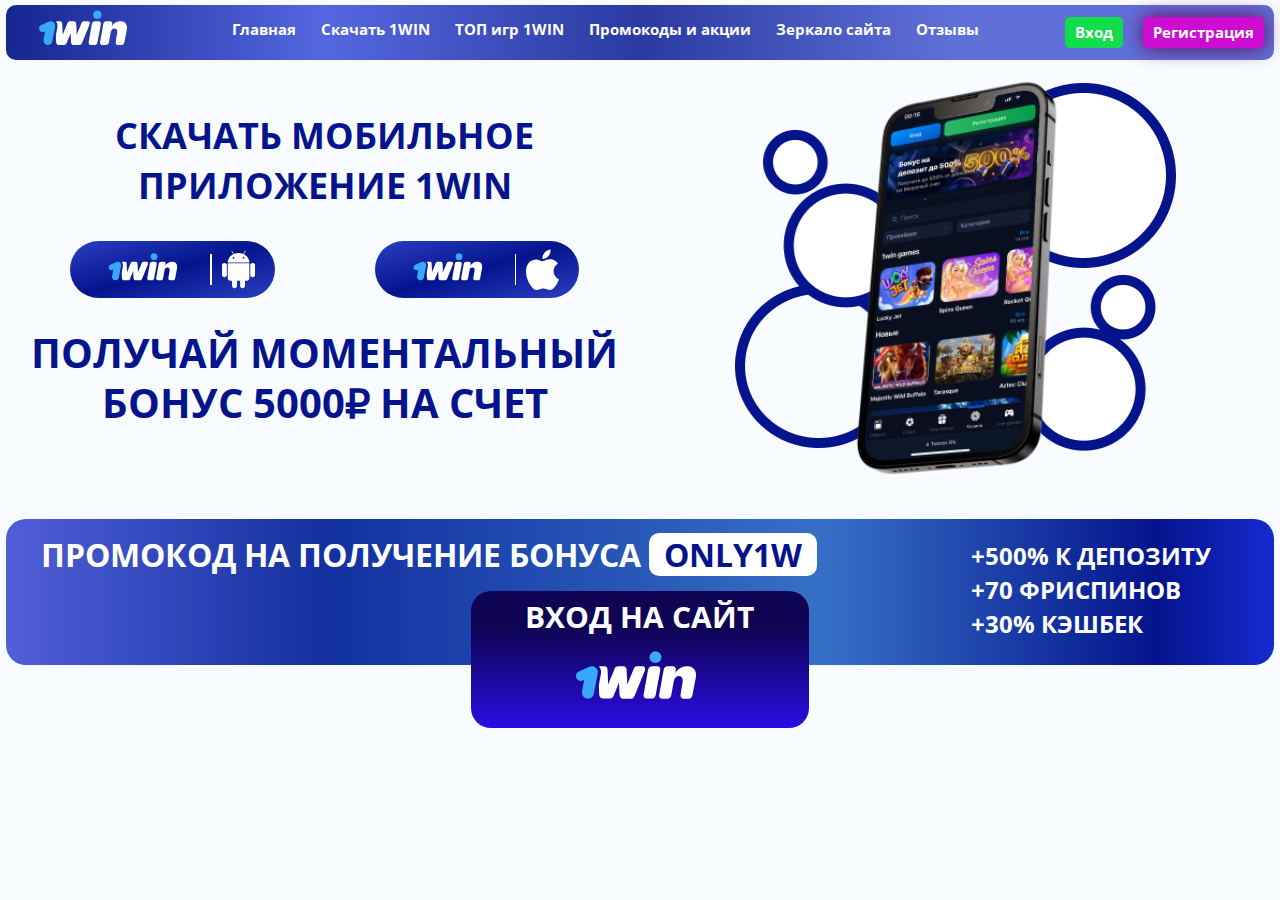
<file: download.html>
<!DOCTYPE html>
<html lang="en">

<head>
    <meta charset="UTF-8">
    <meta name="viewport" content="width=device-width, initial-scale=1.0">
    <link rel="preconnect" href="https://fonts.googleapis.com">
    <link rel="preconnect" href="https://fonts.gstatic.com" crossorigin>
    <link href="https://fonts.googleapis.com/css2?family=Open+Sans:ital,wght@0,300..800;1,300..800&display=swap"
        rel="stylesheet">
    <link rel="stylesheet"
        href="https://fonts.googleapis.com/css2?family=Material+Symbols+Outlined:opsz,wght,FILL,GRAD@20..48,100..700,0..1,-50..200" />
    <link rel="stylesheet" href="./css/reset.css">
    <link rel="stylesheet" href="./css/index.css">
    <link rel="stylesheet" href="./css/download.css">
    <title>1win</title>
</head>

<body>
    <div class="wrapper">
        <div class="wrapper">

            <header>
                <div class="burger">
                    <div class="burger_button" id="burger_button">
                        <div class="burger_menu" id="burger_menu">
                            <hr id="burger_hr" class="burger_hr">
                        </div>
                    </div>

                </div>
                <div class="logo">
                    <a href="./index.html"><svg data-v-66724ed8="" version="1.1" class="logo_img" xmlns="http://www.w3.org/2000/svg" x="0px"
                        y="0px" viewBox="0 0 970 493" xml:space="preserve">
                        <rect data-v-66724ed8="" x="0.1" y="0" width="970" height="493" class="st0" fill="none">
                        </rect>
                        <g data-v-66724ed8="">
                            <linearGradient data-v-66724ed8="" gradientUnits="userSpaceOnUse" x1="170.9794" y1="475.136"
                                x2="170.9794" y2="252.1185" gradientTransform="matrix(1 0 0 1 0 -92.9841)">
                                <stop data-v-66724ed8="" offset="0" style="stop-color: rgb(1, 103, 202);"></stop>
                                <stop data-v-66724ed8="" offset="1" style="stop-color: rgb(56, 168, 250);"></stop>
                            </linearGradient>
                            <path data-v-66724ed8="" fill="rgb(56, 168, 250)"
                                d="M235,207.3c3.6-17.3-2.9-29.7-14.5-37.8c-10.6-7.1-24-8.1-38.2-1.1L123.3,195 c-14.8,6.7-21.2,24-14.8,38.5c6.7,14.8,23.7,21.2,38.5,14.8l7.8-3.6l-12.7,69c-3.6,20.8,9.9,37.8,28.3,41.4 c19.5,3.6,38.5-9.2,41.7-28.7L235,207.3z"
                                class="st1"></path>
                            <linearGradient data-v-66724ed8="" gradientUnits="userSpaceOnUse" x1="707.7445"
                                y1="453.6779" x2="707.7445" y2="251.8257"
                                gradientTransform="matrix(1 0 0 1 0 -92.9841)">
                                <stop data-v-66724ed8="" offset="0" style="stop-color: rgb(200, 199, 199);"></stop>
                                <stop data-v-66724ed8="" offset="7.627892e-02" style="stop-color: rgb(214, 213, 213);">
                                </stop>
                                <stop data-v-66724ed8="" offset="0.216" style="stop-color: rgb(232, 232, 232);">
                                </stop>
                                <stop data-v-66724ed8="" offset="0.3802" style="stop-color: rgb(245, 245, 245);">
                                </stop>
                                <stop data-v-66724ed8="" offset="0.5898" style="stop-color: rgb(253, 253, 253);">
                                </stop>
                                <stop data-v-66724ed8="" offset="1" style="stop-color: rgb(255, 255, 255);"></stop>
                            </linearGradient>
                            <path data-v-66724ed8="" fill="rgb(255, 255, 255)"
                                d="M771.7,164.4c-32.5-4.7-65.3,14.3-77.8,41.1l2.1-11.7c5.3-23.7-4.6-30-21.5-30h-21.9 c-20.8,0-25.5,11.3-28,24.4l-25.5,141.4c-2.1,9.6-0.7,26.2,18,26.2h30.4c18,0,21.5-14.1,24-27.6l12.3-67.9 c2.9-15.5,5.3-23,10.6-28.7c8.1-9.2,24.4-13.4,35.7-4.2c6.7,5.6,9.2,15.2,7.4,28.7l-12.3,73.5c-2.7,16.3,4.2,26.2,17.7,26.2h30.4 c17.3,0,20.8-13.4,23.3-27.6l17.8-92.1C822.7,202.9,811,170.1,771.7,164.4z"
                                class="st2"></path>
                            <linearGradient data-v-66724ed8="" gradientUnits="userSpaceOnUse" x1="576.8108"
                                y1="256.0479" x2="576.8108" y2="156.935" gradientTransform="matrix(1 0 0 1 0 -92.9841)">
                                <stop data-v-66724ed8="" offset="0" style="stop-color: rgb(1, 103, 202);"></stop>
                                <stop data-v-66724ed8="" offset="1" style="stop-color: rgb(56, 168, 250);"></stop>
                            </linearGradient>
                            <ellipse data-v-66724ed8="" fill="rgb(56, 168, 250)" cx="576.8" cy="110.7" rx="35" ry="34.7"
                                class="st3">
                            </ellipse>
                            <linearGradient data-v-66724ed8="" gradientUnits="userSpaceOnUse" x1="555.777" y1="454.0296"
                                x2="555.777" y2="252.2516" gradientTransform="matrix(1 0 0 1 0 -92.9841)">
                                <stop data-v-66724ed8="" offset="0" style="stop-color: rgb(200, 199, 199);"></stop>
                                <stop data-v-66724ed8="" offset="7.627892e-02" style="stop-color: rgb(214, 213, 213);">
                                </stop>
                                <stop data-v-66724ed8="" offset="0.216" style="stop-color: rgb(232, 232, 232);">
                                </stop>
                                <stop data-v-66724ed8="" offset="0.3802" style="stop-color: rgb(245, 245, 245);">
                                </stop>
                                <stop data-v-66724ed8="" offset="0.5898" style="stop-color: rgb(253, 253, 253);">
                                </stop>
                                <stop data-v-66724ed8="" offset="1" style="stop-color: rgb(255, 255, 255);"></stop>
                            </linearGradient>
                            <path data-v-66724ed8="" fill="rgb(255, 255, 255)"
                                d="M579,328c-2.5,14.8-6.7,27.6-24,27.6h-30.7c-14.8,0-20.2-11-17.3-25.5L532.2,188 c2.5-15.2,9.2-24.4,28-24.4h23.3c19.8,0,24.7,9.6,20.5,30L579,328z"
                                class="st4"></path>
                            <linearGradient data-v-66724ed8="" gradientUnits="userSpaceOnUse" x1="378.6454" y1="453.667"
                                x2="378.6454" y2="252.2527" gradientTransform="matrix(1 0 0 1 0 -92.9841)">
                                <stop data-v-66724ed8="" offset="0" style="stop-color: rgb(200, 199, 199);"></stop>
                                <stop data-v-66724ed8="" offset="7.627892e-02" style="stop-color: rgb(214, 213, 213);">
                                </stop>
                                <stop data-v-66724ed8="" offset="0.216" style="stop-color: rgb(232, 232, 232);">
                                </stop>
                                <stop data-v-66724ed8="" offset="0.3802" style="stop-color: rgb(245, 245, 245);">
                                </stop>
                                <stop data-v-66724ed8="" offset="0.5898" style="stop-color: rgb(253, 253, 253);">
                                </stop>
                                <stop data-v-66724ed8="" offset="1" style="stop-color: rgb(255, 255, 255);"></stop>
                            </linearGradient>
                            <path data-v-66724ed8="" fill="rgb(255, 255, 255)"
                                d="M241.2,163.6c7.8,9.2,17,20.5,12.3,48.1l-12,64.8l2.1,52c0.4,18.8,9.6,26.9,25.1,26.9h39.6 c12.3,0,17.7-9.6,22.6-21.5l30-73.9l3.2,70.7c0.4,15.5,8.1,25.1,22.6,25.1h44.9c12.7,0,18-7.8,23.7-21.5l57.6-141.4 c6.3-14.5,2.5-29-13.1-29h-28.7c-10.6,0-18,3.6-22.3,13.8l-38.9,94.6l-3.6-84.5c-0.7-18-9.2-24-19.5-24h-29.3 c-11.7,0-18.4,4.6-21.9,13.4l-38.9,95.5l-3.6-87c-0.4-16.3-6-21.9-19.1-21.9H249H241.2L241.2,163.6z"
                                class="st5"></path>
                        </g>
                    </svg></a>

                </div>

                <nav>
                    <ul class="nav_list">
                        <li><a href="./index.html">Главная</a>
                            <hr>
                        </li>
                        <li><a href="./download.html">Скачать 1WIN</a>
                            <hr>
                        </li>
                        <li><a href="./top.html">ТОП игр 1WIN</a>
                            <hr>
                        </li>
                        <li><a href="./promocode.html">Промокоды и акции</a>
                            <hr>
                        </li>
                        <li><a href="./miror.html">Зеркало сайта</a>
                            <hr>
                        </li>
                        <li><a href="./review.html">Отзывы</a>
                            <hr>
                        </li>
                    </ul>
                </nav>

                <div class="registration">
                    <button class="nav_button" data-link="getLink">Вход</button>
                    <button class="nav_button reg_button" data-link="getLink">Регистрация</button>
                </div>


            </header>
            <div id="burger_wrapper" class="burger_wrapper">
                <div class="wrapper_nav_burger">
                    <nav id="burger_nav" class="burger_nav">
                        <ul class="burger_list" id="burger_list">
                            <li>
                                <a href="./index.html">Главная</a>
                                <hr>
                            </li>
                            <li>
                                <a href="./download.html">Скачать 1WIN</a>
                                <hr>
                            </li>
                            <li>
                                <a href="./top.html">ТОП игр 1WIN</a>
                                <hr>
                            </li>
                            <li>
                                <a href="./promocode.html">Промокоды и акции</a>
                                <hr>
                            </li>
                            <li>
                                <a href="./miror.html">Зеркало сайта</a>
                                <hr>
                            </li>
                            <li>
                                <a href="./review.html">Отзывы</a>
                                <hr>
                            </li>
                        </ul>
                    </nav>
                </div>
            </div>
            <main>
                <div class="download_section">
                    <section class="download">
                        <h1>СКАЧАТЬ МОБИЛЬНОЕ ПРИЛОЖЕНИЕ 1WIN</h1>
                        <div class="promo_section">
                            <div class="download_button" >
                                <a href="#" rel="nofollow" class="promo_logo promo_icon" data-link="getLink">
                                    <svg data-v-66724ed8="" version="1.1" class="logo_img"
                                        xmlns="http://www.w3.org/2000/svg" x="0px" y="0px" viewBox="0 0 970 493"
                                        xml:space="preserve">
                                        <rect data-v-66724ed8="" x="0.1" y="0" width="970" height="493" class="st0"
                                            fill="none">
                                        </rect>
                                        <g data-v-66724ed8="">
                                            <linearGradient data-v-66724ed8="" gradientUnits="userSpaceOnUse"
                                                x1="170.9794" y1="475.136" x2="170.9794" y2="252.1185"
                                                gradientTransform="matrix(1 0 0 1 0 -92.9841)">
                                                <stop data-v-66724ed8="" offset="0"
                                                    style="stop-color: rgb(1, 103, 202);">
                                                </stop>
                                                <stop data-v-66724ed8="" offset="1"
                                                    style="stop-color: rgb(56, 168, 250);">
                                                </stop>
                                            </linearGradient>
                                            <path data-v-66724ed8="" fill="rgb(56, 168, 250)"
                                                d="M235,207.3c3.6-17.3-2.9-29.7-14.5-37.8c-10.6-7.1-24-8.1-38.2-1.1L123.3,195 c-14.8,6.7-21.2,24-14.8,38.5c6.7,14.8,23.7,21.2,38.5,14.8l7.8-3.6l-12.7,69c-3.6,20.8,9.9,37.8,28.3,41.4 c19.5,3.6,38.5-9.2,41.7-28.7L235,207.3z"
                                                class="st1"></path>
                                            <linearGradient data-v-66724ed8="" gradientUnits="userSpaceOnUse"
                                                x1="707.7445" y1="453.6779" x2="707.7445" y2="251.8257"
                                                gradientTransform="matrix(1 0 0 1 0 -92.9841)">
                                                <stop data-v-66724ed8="" offset="0"
                                                    style="stop-color: rgb(200, 199, 199);">
                                                </stop>
                                                <stop data-v-66724ed8="" offset="7.627892e-02"
                                                    style="stop-color: rgb(214, 213, 213);">
                                                </stop>
                                                <stop data-v-66724ed8="" offset="0.216"
                                                    style="stop-color: rgb(232, 232, 232);">
                                                </stop>
                                                <stop data-v-66724ed8="" offset="0.3802"
                                                    style="stop-color: rgb(245, 245, 245);">
                                                </stop>
                                                <stop data-v-66724ed8="" offset="0.5898"
                                                    style="stop-color: rgb(253, 253, 253);">
                                                </stop>
                                                <stop data-v-66724ed8="" offset="1"
                                                    style="stop-color: rgb(255, 255, 255);">
                                                </stop>
                                            </linearGradient>
                                            <path data-v-66724ed8="" fill="rgb(255, 255, 255)"
                                                d="M771.7,164.4c-32.5-4.7-65.3,14.3-77.8,41.1l2.1-11.7c5.3-23.7-4.6-30-21.5-30h-21.9 c-20.8,0-25.5,11.3-28,24.4l-25.5,141.4c-2.1,9.6-0.7,26.2,18,26.2h30.4c18,0,21.5-14.1,24-27.6l12.3-67.9 c2.9-15.5,5.3-23,10.6-28.7c8.1-9.2,24.4-13.4,35.7-4.2c6.7,5.6,9.2,15.2,7.4,28.7l-12.3,73.5c-2.7,16.3,4.2,26.2,17.7,26.2h30.4 c17.3,0,20.8-13.4,23.3-27.6l17.8-92.1C822.7,202.9,811,170.1,771.7,164.4z"
                                                class="st2"></path>
                                            <linearGradient data-v-66724ed8="" gradientUnits="userSpaceOnUse"
                                                x1="576.8108" y1="256.0479" x2="576.8108" y2="156.935"
                                                gradientTransform="matrix(1 0 0 1 0 -92.9841)">
                                                <stop data-v-66724ed8="" offset="0"
                                                    style="stop-color: rgb(1, 103, 202);">
                                                </stop>
                                                <stop data-v-66724ed8="" offset="1"
                                                    style="stop-color: rgb(56, 168, 250);">
                                                </stop>
                                            </linearGradient>
                                            <ellipse data-v-66724ed8="" fill="rgb(56, 168, 250)" cx="576.8" cy="110.7"
                                                rx="35" ry="34.7" class="st3">
                                            </ellipse>
                                            <linearGradient data-v-66724ed8="" gradientUnits="userSpaceOnUse"
                                                x1="555.777" y1="454.0296" x2="555.777" y2="252.2516"
                                                gradientTransform="matrix(1 0 0 1 0 -92.9841)">
                                                <stop data-v-66724ed8="" offset="0"
                                                    style="stop-color: rgb(200, 199, 199);">
                                                </stop>
                                                <stop data-v-66724ed8="" offset="7.627892e-02"
                                                    style="stop-color: rgb(214, 213, 213);">
                                                </stop>
                                                <stop data-v-66724ed8="" offset="0.216"
                                                    style="stop-color: rgb(232, 232, 232);">
                                                </stop>
                                                <stop data-v-66724ed8="" offset="0.3802"
                                                    style="stop-color: rgb(245, 245, 245);">
                                                </stop>
                                                <stop data-v-66724ed8="" offset="0.5898"
                                                    style="stop-color: rgb(253, 253, 253);">
                                                </stop>
                                                <stop data-v-66724ed8="" offset="1"
                                                    style="stop-color: rgb(255, 255, 255);">
                                                </stop>
                                            </linearGradient>
                                            <path data-v-66724ed8="" fill="rgb(255, 255, 255)"
                                                d="M579,328c-2.5,14.8-6.7,27.6-24,27.6h-30.7c-14.8,0-20.2-11-17.3-25.5L532.2,188 c2.5-15.2,9.2-24.4,28-24.4h23.3c19.8,0,24.7,9.6,20.5,30L579,328z"
                                                class="st4"></path>
                                            <linearGradient data-v-66724ed8="" gradientUnits="userSpaceOnUse"
                                                x1="378.6454" y1="453.667" x2="378.6454" y2="252.2527"
                                                gradientTransform="matrix(1 0 0 1 0 -92.9841)">
                                                <stop data-v-66724ed8="" offset="0"
                                                    style="stop-color: rgb(200, 199, 199);">
                                                </stop>
                                                <stop data-v-66724ed8="" offset="7.627892e-02"
                                                    style="stop-color: rgb(214, 213, 213);">
                                                </stop>
                                                <stop data-v-66724ed8="" offset="0.216"
                                                    style="stop-color: rgb(232, 232, 232);">
                                                </stop>
                                                <stop data-v-66724ed8="" offset="0.3802"
                                                    style="stop-color: rgb(245, 245, 245);">
                                                </stop>
                                                <stop data-v-66724ed8="" offset="0.5898"
                                                    style="stop-color: rgb(253, 253, 253);">
                                                </stop>
                                                <stop data-v-66724ed8="" offset="1"
                                                    style="stop-color: rgb(255, 255, 255);">
                                                </stop>
                                            </linearGradient>
                                            <path data-v-66724ed8="" fill="rgb(255, 255, 255)"
                                                d="M241.2,163.6c7.8,9.2,17,20.5,12.3,48.1l-12,64.8l2.1,52c0.4,18.8,9.6,26.9,25.1,26.9h39.6 c12.3,0,17.7-9.6,22.6-21.5l30-73.9l3.2,70.7c0.4,15.5,8.1,25.1,22.6,25.1h44.9c12.7,0,18-7.8,23.7-21.5l57.6-141.4 c6.3-14.5,2.5-29-13.1-29h-28.7c-10.6,0-18,3.6-22.3,13.8l-38.9,94.6l-3.6-84.5c-0.7-18-9.2-24-19.5-24h-29.3 c-11.7,0-18.4,4.6-21.9,13.4l-38.9,95.5l-3.6-87c-0.4-16.3-6-21.9-19.1-21.9H249H241.2L241.2,163.6z"
                                                class="st5"></path>
                                        </g>
                                    </svg>
                                    <hr><svg width="54" height="61" viewBox="0 0 54 61" fill="" class="logo_button"
                                        xmlns="http://www.w3.org/2000/svg">
                                        <path
                                            d="M35.6415 5.59664L38.4292 0.796199C38.465 0.734612 38.4877 0.666905 38.4961 0.596941C38.5044 0.526977 38.4982 0.456128 38.4779 0.388439C38.4576 0.320749 38.4235 0.257544 38.3776 0.202434C38.3316 0.147323 38.2748 0.101385 38.2103 0.067244C38.08 -0.00170797 37.9263 -0.0184266 37.7831 0.0207662C37.6399 0.059959 37.5188 0.151853 37.4466 0.276232L34.628 5.12987C32.2232 4.12356 29.6259 3.60401 27 3.60401C24.3742 3.60401 21.7769 4.12356 19.3721 5.12987L16.5534 0.276232C16.4812 0.151853 16.3601 0.059959 16.2169 0.0207662C16.0737 -0.0184266 15.92 -0.00170796 15.7897 0.067244C15.6594 0.136196 15.5631 0.251733 15.5221 0.388439C15.481 0.525144 15.4985 0.67182 15.5708 0.796199L18.3585 5.59666C15.7049 6.84521 13.4627 8.76723 11.878 11.1519C10.2933 13.5365 9.42725 16.2917 9.37483 19.1152H44.6253C44.5729 16.2917 43.7068 13.5365 42.1221 11.1519C40.5374 8.7672 38.2952 6.84518 35.6415 5.59664ZM18.8652 12.9587C18.574 12.9587 18.2894 12.8763 18.0474 12.7219C17.8053 12.5675 17.6167 12.3481 17.5053 12.0914C17.3938 11.8346 17.3647 11.5521 17.4215 11.2796C17.4783 11.0071 17.6185 10.7567 17.8243 10.5602C18.0302 10.3637 18.2925 10.2299 18.578 10.1757C18.8635 10.1215 19.1595 10.1493 19.4284 10.2557C19.6974 10.362 19.9273 10.5421 20.089 10.7731C20.2508 11.0042 20.3371 11.2758 20.3371 11.5537C20.3367 11.9262 20.1814 12.2833 19.9055 12.5467C19.6295 12.8101 19.2554 12.9583 18.8652 12.9587ZM35.1348 12.9587C34.8437 12.9587 34.5591 12.8763 34.3171 12.7219C34.075 12.5675 33.8864 12.3481 33.775 12.0914C33.6635 11.8346 33.6344 11.5521 33.6912 11.2796C33.748 11.0071 33.8882 10.7567 34.094 10.5602C34.2999 10.3637 34.5622 10.2299 34.8477 10.1757C35.1332 10.1215 35.4292 10.1493 35.6981 10.2557C35.9671 10.362 36.197 10.5421 36.3587 10.7731C36.5205 11.0042 36.6068 11.2758 36.6068 11.5537C36.6063 11.9262 36.4511 12.2833 36.1752 12.5467C35.8992 12.8101 35.5251 12.9583 35.1348 12.9587ZM9.37457 44.8315C9.37457 45.9102 9.8235 46.9447 10.6226 47.7075C11.4217 48.4702 12.5056 48.8988 13.6357 48.8988H16.4634V57.2182C16.462 57.7144 16.5631 58.2059 16.7611 58.6647C16.959 59.1234 17.2498 59.5404 17.6169 59.8917C17.9839 60.243 18.42 60.5218 18.9001 60.7119C19.3802 60.9021 19.8949 61 20.4147 61C20.9344 61 21.4491 60.9021 21.9292 60.7119C22.4093 60.5218 22.8454 60.243 23.2124 59.8917C23.5795 59.5404 23.8703 59.1234 24.0682 58.6647C24.2662 58.2059 24.3673 57.7144 24.3659 57.2182V48.8988H29.6341V57.2182C29.6327 57.7144 29.7338 58.2059 29.9318 58.6647C30.1297 59.1234 30.4205 59.5404 30.7876 59.8917C31.1546 60.243 31.5907 60.5218 32.0708 60.7119C32.5509 60.9021 33.0656 61 33.5853 61C34.1051 61 34.6198 60.9021 35.0999 60.7119C35.58 60.5218 36.0161 60.243 36.3831 59.8917C36.7502 59.5404 37.041 59.1234 37.2389 58.6647C37.4369 58.2059 37.538 57.7144 37.5366 57.2182V48.8988H40.3644C41.4946 48.8988 42.5784 48.4702 43.3775 47.7075C44.1766 46.9447 44.6255 45.9102 44.6255 44.8315V20.4462H9.37457V44.8315ZM3.95128 19.7991C2.9037 19.8003 1.89937 20.198 1.15862 20.905C0.41787 21.6121 0.00119833 22.5708 1.45232e-05 23.5707V39.2852C-0.00139472 39.7813 0.099768 40.2729 0.297707 40.7316C0.495646 41.1904 0.786471 41.6074 1.15352 41.9587C1.52057 42.31 1.95663 42.5887 2.43672 42.7789C2.91681 42.9691 3.4315 43.067 3.95129 43.067C4.47109 43.067 4.98577 42.9691 5.46586 42.7789C5.94595 42.5887 6.38201 42.31 6.74906 41.9587C7.11611 41.6074 7.40694 41.1904 7.60488 40.7316C7.80282 40.2729 7.90398 39.7813 7.90257 39.2852V23.5707C7.90139 22.5708 7.48471 21.6121 6.74396 20.905C6.0032 20.198 4.99886 19.8002 3.95128 19.7991ZM50.0487 19.7991C49.0011 19.8002 47.9968 20.198 47.256 20.905C46.5153 21.6121 46.0986 22.5708 46.0974 23.5707V39.2852C46.096 39.7813 46.1972 40.2729 46.3951 40.7316C46.5931 41.1904 46.8839 41.6074 47.2509 41.9587C47.618 42.31 48.054 42.5887 48.5341 42.7789C49.0142 42.9691 49.5289 43.067 50.0487 43.067C50.5685 43.067 51.0832 42.9691 51.5633 42.7789C52.0434 42.5887 52.4794 42.31 52.8465 41.9587C53.2135 41.6074 53.5043 41.1904 53.7023 40.7316C53.9002 40.2729 54.0014 39.7813 54 39.2852V23.5707C53.9988 22.5708 53.5821 21.6121 52.8414 20.905C52.1006 20.198 51.0963 19.8003 50.0487 19.7991Z"
                                            fill="white" />
                                    </svg>
                                </a>
                                <a href="#"rel='nofollow' class="promo_logo promo_icon" data-link="getLink">
                                    <svg data-v-66724ed8="" version="1.1" class="logo_img"
                                        xmlns="http://www.w3.org/2000/svg" x="0px" y="0px" viewBox="0 0 970 493"
                                        xml:space="preserve">
                                        <rect data-v-66724ed8="" x="0.1" y="0" width="970" height="493" class="st0"
                                            fill="none">
                                        </rect>
                                        <g data-v-66724ed8="">
                                            <linearGradient data-v-66724ed8="" gradientUnits="userSpaceOnUse"
                                                x1="170.9794" y1="475.136" x2="170.9794" y2="252.1185"
                                                gradientTransform="matrix(1 0 0 1 0 -92.9841)">
                                                <stop data-v-66724ed8="" offset="0"
                                                    style="stop-color: rgb(1, 103, 202);">
                                                </stop>
                                                <stop data-v-66724ed8="" offset="1"
                                                    style="stop-color: rgb(56, 168, 250);">
                                                </stop>
                                            </linearGradient>
                                            <path data-v-66724ed8="" fill="rgb(56, 168, 250)"
                                                d="M235,207.3c3.6-17.3-2.9-29.7-14.5-37.8c-10.6-7.1-24-8.1-38.2-1.1L123.3,195 c-14.8,6.7-21.2,24-14.8,38.5c6.7,14.8,23.7,21.2,38.5,14.8l7.8-3.6l-12.7,69c-3.6,20.8,9.9,37.8,28.3,41.4 c19.5,3.6,38.5-9.2,41.7-28.7L235,207.3z"
                                                class="st1"></path>
                                            <linearGradient data-v-66724ed8="" gradientUnits="userSpaceOnUse"
                                                x1="707.7445" y1="453.6779" x2="707.7445" y2="251.8257"
                                                gradientTransform="matrix(1 0 0 1 0 -92.9841)">
                                                <stop data-v-66724ed8="" offset="0"
                                                    style="stop-color: rgb(200, 199, 199);">
                                                </stop>
                                                <stop data-v-66724ed8="" offset="7.627892e-02"
                                                    style="stop-color: rgb(214, 213, 213);">
                                                </stop>
                                                <stop data-v-66724ed8="" offset="0.216"
                                                    style="stop-color: rgb(232, 232, 232);">
                                                </stop>
                                                <stop data-v-66724ed8="" offset="0.3802"
                                                    style="stop-color: rgb(245, 245, 245);">
                                                </stop>
                                                <stop data-v-66724ed8="" offset="0.5898"
                                                    style="stop-color: rgb(253, 253, 253);">
                                                </stop>
                                                <stop data-v-66724ed8="" offset="1"
                                                    style="stop-color: rgb(255, 255, 255);">
                                                </stop>
                                            </linearGradient>
                                            <path data-v-66724ed8="" fill="rgb(255, 255, 255)"
                                                d="M771.7,164.4c-32.5-4.7-65.3,14.3-77.8,41.1l2.1-11.7c5.3-23.7-4.6-30-21.5-30h-21.9 c-20.8,0-25.5,11.3-28,24.4l-25.5,141.4c-2.1,9.6-0.7,26.2,18,26.2h30.4c18,0,21.5-14.1,24-27.6l12.3-67.9 c2.9-15.5,5.3-23,10.6-28.7c8.1-9.2,24.4-13.4,35.7-4.2c6.7,5.6,9.2,15.2,7.4,28.7l-12.3,73.5c-2.7,16.3,4.2,26.2,17.7,26.2h30.4 c17.3,0,20.8-13.4,23.3-27.6l17.8-92.1C822.7,202.9,811,170.1,771.7,164.4z"
                                                class="st2"></path>
                                            <linearGradient data-v-66724ed8="" gradientUnits="userSpaceOnUse"
                                                x1="576.8108" y1="256.0479" x2="576.8108" y2="156.935"
                                                gradientTransform="matrix(1 0 0 1 0 -92.9841)">
                                                <stop data-v-66724ed8="" offset="0"
                                                    style="stop-color: rgb(1, 103, 202);">
                                                </stop>
                                                <stop data-v-66724ed8="" offset="1"
                                                    style="stop-color: rgb(56, 168, 250);">
                                                </stop>
                                            </linearGradient>
                                            <ellipse data-v-66724ed8="" fill="rgb(56, 168, 250)" cx="576.8" cy="110.7"
                                                rx="35" ry="34.7" class="st3">
                                            </ellipse>
                                            <linearGradient data-v-66724ed8="" gradientUnits="userSpaceOnUse"
                                                x1="555.777" y1="454.0296" x2="555.777" y2="252.2516"
                                                gradientTransform="matrix(1 0 0 1 0 -92.9841)">
                                                <stop data-v-66724ed8="" offset="0"
                                                    style="stop-color: rgb(200, 199, 199);">
                                                </stop>
                                                <stop data-v-66724ed8="" offset="7.627892e-02"
                                                    style="stop-color: rgb(214, 213, 213);">
                                                </stop>
                                                <stop data-v-66724ed8="" offset="0.216"
                                                    style="stop-color: rgb(232, 232, 232);">
                                                </stop>
                                                <stop data-v-66724ed8="" offset="0.3802"
                                                    style="stop-color: rgb(245, 245, 245);">
                                                </stop>
                                                <stop data-v-66724ed8="" offset="0.5898"
                                                    style="stop-color: rgb(253, 253, 253);">
                                                </stop>
                                                <stop data-v-66724ed8="" offset="1"
                                                    style="stop-color: rgb(255, 255, 255);">
                                                </stop>
                                            </linearGradient>
                                            <path data-v-66724ed8="" fill="rgb(255, 255, 255)"
                                                d="M579,328c-2.5,14.8-6.7,27.6-24,27.6h-30.7c-14.8,0-20.2-11-17.3-25.5L532.2,188 c2.5-15.2,9.2-24.4,28-24.4h23.3c19.8,0,24.7,9.6,20.5,30L579,328z"
                                                class="st4"></path>
                                            <linearGradient data-v-66724ed8="" gradientUnits="userSpaceOnUse"
                                                x1="378.6454" y1="453.667" x2="378.6454" y2="252.2527"
                                                gradientTransform="matrix(1 0 0 1 0 -92.9841)">
                                                <stop data-v-66724ed8="" offset="0"
                                                    style="stop-color: rgb(200, 199, 199);">
                                                </stop>
                                                <stop data-v-66724ed8="" offset="7.627892e-02"
                                                    style="stop-color: rgb(214, 213, 213);">
                                                </stop>
                                                <stop data-v-66724ed8="" offset="0.216"
                                                    style="stop-color: rgb(232, 232, 232);">
                                                </stop>
                                                <stop data-v-66724ed8="" offset="0.3802"
                                                    style="stop-color: rgb(245, 245, 245);">
                                                </stop>
                                                <stop data-v-66724ed8="" offset="0.5898"
                                                    style="stop-color: rgb(253, 253, 253);">
                                                </stop>
                                                <stop data-v-66724ed8="" offset="1"
                                                    style="stop-color: rgb(255, 255, 255);">
                                                </stop>
                                            </linearGradient>
                                            <path data-v-66724ed8="" fill="rgb(255, 255, 255)"
                                                d="M241.2,163.6c7.8,9.2,17,20.5,12.3,48.1l-12,64.8l2.1,52c0.4,18.8,9.6,26.9,25.1,26.9h39.6 c12.3,0,17.7-9.6,22.6-21.5l30-73.9l3.2,70.7c0.4,15.5,8.1,25.1,22.6,25.1h44.9c12.7,0,18-7.8,23.7-21.5l57.6-141.4 c6.3-14.5,2.5-29-13.1-29h-28.7c-10.6,0-18,3.6-22.3,13.8l-38.9,94.6l-3.6-84.5c-0.7-18-9.2-24-19.5-24h-29.3 c-11.7,0-18.4,4.6-21.9,13.4l-38.9,95.5l-3.6-87c-0.4-16.3-6-21.9-19.1-21.9H249H241.2L241.2,163.6z"
                                                class="st5"></path>
                                        </g>
                                    </svg>
                                    <hr><svg width="47" height="58" viewBox="0 0 47 58" fill="none" class="logo_button"
                                        xmlns="http://www.w3.org/2000/svg">
                                        <path
                                            d="M31.8657 9.17125C32.9526 7.91855 33.7813 6.46349 34.3043 4.88962C34.8272 3.31575 35.0342 1.65407 34.9132 0C31.5764 0.26935 28.4789 1.83872 26.2882 4.37C25.2391 5.58318 24.4441 6.99453 23.9502 8.52048C23.4564 10.0464 23.2738 11.656 23.4132 13.2538C25.0408 13.2673 26.6498 12.9061 28.1155 12.1982C29.5812 11.4903 30.8644 10.4546 31.8657 9.17125ZM39.1107 30.5613C39.1299 28.3582 39.7102 26.1965 40.7968 24.28C41.8833 22.3634 43.4402 20.7554 45.3207 19.6075C44.1339 17.8976 42.5651 16.4876 40.7386 15.4896C38.9121 14.4915 36.8782 13.9327 34.7982 13.8575C30.3132 13.3975 26.1732 16.4737 23.7869 16.4737C21.4007 16.4737 18.0369 13.915 14.2994 13.9725C11.856 14.053 9.47523 14.7654 7.3892 16.0402C5.30318 17.315 3.58316 19.1086 2.39692 21.2463C-2.66308 30.0438 1.10317 43.125 6.16317 50.2262C8.46317 53.705 11.3382 57.6437 15.1332 57.5C18.9282 57.3563 20.1644 55.1425 24.5632 55.1425C28.9619 55.1425 30.3132 57.5 34.0507 57.4137C37.7882 57.3275 40.4332 53.8488 42.8482 50.37C44.5589 47.8444 45.8953 45.0846 46.8157 42.1763C44.5372 41.2045 42.5932 39.5867 41.2239 37.5225C39.8546 35.4583 39.1199 33.0383 39.1107 30.5613Z"
                                            fill="white" />
                                    </svg>
                                    </svg>
                                </a>
                            </div>



                        </div>
                        <h3>ПОЛУЧАЙ МОМЕНТАЛЬНЫЙ БОНУС 5000₽ НА СЧЕТ</h3>
                    </section>
                    <div class="download_img"><img src="./img/phone1.png" alt=""></div>
                </div>
                <section class="title download_title_wrapper">

                    <h2>ПРОМОКОД НА ПОЛУЧЕНИЕ БОНУСА <span>ONLY1W</span></h2>
                    <ul>
                        <li>+500% К ДЕПОЗИТУ</li>
                        <li>+70 ФРИСПИНОВ</li>
                        <li>+30% КЭШБЕК</li>
                    </ul>

                    <section class="link_site" data-link="getLink">
                        <h4>ВХОД НА САЙТ</h4>
                        <div class="title_img">
                            <svg data-v-66724ed8="" version="1.1" class="logo_img" xmlns="http://www.w3.org/2000/svg"
                                x="0px" y="0px" viewBox="0 0 970 493" xml:space="preserve">
                                <rect data-v-66724ed8="" x="0.1" y="0" width="970" height="493" class="st0" fill="none">
                                </rect>
                                <g data-v-66724ed8="">
                                    <linearGradient data-v-66724ed8="" gradientUnits="userSpaceOnUse" x1="170.9794"
                                        y1="475.136" x2="170.9794" y2="252.1185"
                                        gradientTransform="matrix(1 0 0 1 0 -92.9841)">
                                        <stop data-v-66724ed8="" offset="0" style="stop-color: rgb(1, 103, 202);">
                                        </stop>
                                        <stop data-v-66724ed8="" offset="1" style="stop-color: rgb(56, 168, 250);">
                                        </stop>
                                    </linearGradient>
                                    <path data-v-66724ed8="" fill="rgb(56, 168, 250)"
                                        d="M235,207.3c3.6-17.3-2.9-29.7-14.5-37.8c-10.6-7.1-24-8.1-38.2-1.1L123.3,195 c-14.8,6.7-21.2,24-14.8,38.5c6.7,14.8,23.7,21.2,38.5,14.8l7.8-3.6l-12.7,69c-3.6,20.8,9.9,37.8,28.3,41.4 c19.5,3.6,38.5-9.2,41.7-28.7L235,207.3z"
                                        class="st1"></path>
                                    <linearGradient data-v-66724ed8="" gradientUnits="userSpaceOnUse" x1="707.7445"
                                        y1="453.6779" x2="707.7445" y2="251.8257"
                                        gradientTransform="matrix(1 0 0 1 0 -92.9841)">
                                        <stop data-v-66724ed8="" offset="0" style="stop-color: rgb(200, 199, 199);">
                                        </stop>
                                        <stop data-v-66724ed8="" offset="7.627892e-02"
                                            style="stop-color: rgb(214, 213, 213);">
                                        </stop>
                                        <stop data-v-66724ed8="" offset="0.216" style="stop-color: rgb(232, 232, 232);">
                                        </stop>
                                        <stop data-v-66724ed8="" offset="0.3802"
                                            style="stop-color: rgb(245, 245, 245);">
                                        </stop>
                                        <stop data-v-66724ed8="" offset="0.5898"
                                            style="stop-color: rgb(253, 253, 253);">
                                        </stop>
                                        <stop data-v-66724ed8="" offset="1" style="stop-color: rgb(255, 255, 255);">
                                        </stop>
                                    </linearGradient>
                                    <path data-v-66724ed8="" fill="rgb(255, 255, 255)"
                                        d="M771.7,164.4c-32.5-4.7-65.3,14.3-77.8,41.1l2.1-11.7c5.3-23.7-4.6-30-21.5-30h-21.9 c-20.8,0-25.5,11.3-28,24.4l-25.5,141.4c-2.1,9.6-0.7,26.2,18,26.2h30.4c18,0,21.5-14.1,24-27.6l12.3-67.9 c2.9-15.5,5.3-23,10.6-28.7c8.1-9.2,24.4-13.4,35.7-4.2c6.7,5.6,9.2,15.2,7.4,28.7l-12.3,73.5c-2.7,16.3,4.2,26.2,17.7,26.2h30.4 c17.3,0,20.8-13.4,23.3-27.6l17.8-92.1C822.7,202.9,811,170.1,771.7,164.4z"
                                        class="st2"></path>
                                    <linearGradient data-v-66724ed8="" gradientUnits="userSpaceOnUse" x1="576.8108"
                                        y1="256.0479" x2="576.8108" y2="156.935"
                                        gradientTransform="matrix(1 0 0 1 0 -92.9841)">
                                        <stop data-v-66724ed8="" offset="0" style="stop-color: rgb(1, 103, 202);">
                                        </stop>
                                        <stop data-v-66724ed8="" offset="1" style="stop-color: rgb(56, 168, 250);">
                                        </stop>
                                    </linearGradient>
                                    <ellipse data-v-66724ed8="" fill="rgb(56, 168, 250)" cx="576.8" cy="110.7" rx="35"
                                        ry="34.7" class="st3">
                                    </ellipse>
                                    <linearGradient data-v-66724ed8="" gradientUnits="userSpaceOnUse" x1="555.777"
                                        y1="454.0296" x2="555.777" y2="252.2516"
                                        gradientTransform="matrix(1 0 0 1 0 -92.9841)">
                                        <stop data-v-66724ed8="" offset="0" style="stop-color: rgb(200, 199, 199);">
                                        </stop>
                                        <stop data-v-66724ed8="" offset="7.627892e-02"
                                            style="stop-color: rgb(214, 213, 213);">
                                        </stop>
                                        <stop data-v-66724ed8="" offset="0.216" style="stop-color: rgb(232, 232, 232);">
                                        </stop>
                                        <stop data-v-66724ed8="" offset="0.3802"
                                            style="stop-color: rgb(245, 245, 245);">
                                        </stop>
                                        <stop data-v-66724ed8="" offset="0.5898"
                                            style="stop-color: rgb(253, 253, 253);">
                                        </stop>
                                        <stop data-v-66724ed8="" offset="1" style="stop-color: rgb(255, 255, 255);">
                                        </stop>
                                    </linearGradient>
                                    <path data-v-66724ed8="" fill="rgb(255, 255, 255)"
                                        d="M579,328c-2.5,14.8-6.7,27.6-24,27.6h-30.7c-14.8,0-20.2-11-17.3-25.5L532.2,188 c2.5-15.2,9.2-24.4,28-24.4h23.3c19.8,0,24.7,9.6,20.5,30L579,328z"
                                        class="st4"></path>
                                    <linearGradient data-v-66724ed8="" gradientUnits="userSpaceOnUse" x1="378.6454"
                                        y1="453.667" x2="378.6454" y2="252.2527"
                                        gradientTransform="matrix(1 0 0 1 0 -92.9841)">
                                        <stop data-v-66724ed8="" offset="0" style="stop-color: rgb(200, 199, 199);">
                                        </stop>
                                        <stop data-v-66724ed8="" offset="7.627892e-02"
                                            style="stop-color: rgb(214, 213, 213);">
                                        </stop>
                                        <stop data-v-66724ed8="" offset="0.216" style="stop-color: rgb(232, 232, 232);">
                                        </stop>
                                        <stop data-v-66724ed8="" offset="0.3802"
                                            style="stop-color: rgb(245, 245, 245);">
                                        </stop>
                                        <stop data-v-66724ed8="" offset="0.5898"
                                            style="stop-color: rgb(253, 253, 253);">
                                        </stop>
                                        <stop data-v-66724ed8="" offset="1" style="stop-color: rgb(255, 255, 255);">
                                        </stop>
                                    </linearGradient>
                                    <path data-v-66724ed8="" fill="rgb(255, 255, 255)"
                                        d="M241.2,163.6c7.8,9.2,17,20.5,12.3,48.1l-12,64.8l2.1,52c0.4,18.8,9.6,26.9,25.1,26.9h39.6 c12.3,0,17.7-9.6,22.6-21.5l30-73.9l3.2,70.7c0.4,15.5,8.1,25.1,22.6,25.1h44.9c12.7,0,18-7.8,23.7-21.5l57.6-141.4 c6.3-14.5,2.5-29-13.1-29h-28.7c-10.6,0-18,3.6-22.3,13.8l-38.9,94.6l-3.6-84.5c-0.7-18-9.2-24-19.5-24h-29.3 c-11.7,0-18.4,4.6-21.9,13.4l-38.9,95.5l-3.6-87c-0.4-16.3-6-21.9-19.1-21.9H249H241.2L241.2,163.6z"
                                        class="st5"></path>
                                </g>
                            </svg>
                        </div>
                    </section>
                </section>
            </main>
        </div>
        <script src="./js/index.js"></script>
</body>

</html>
</file>
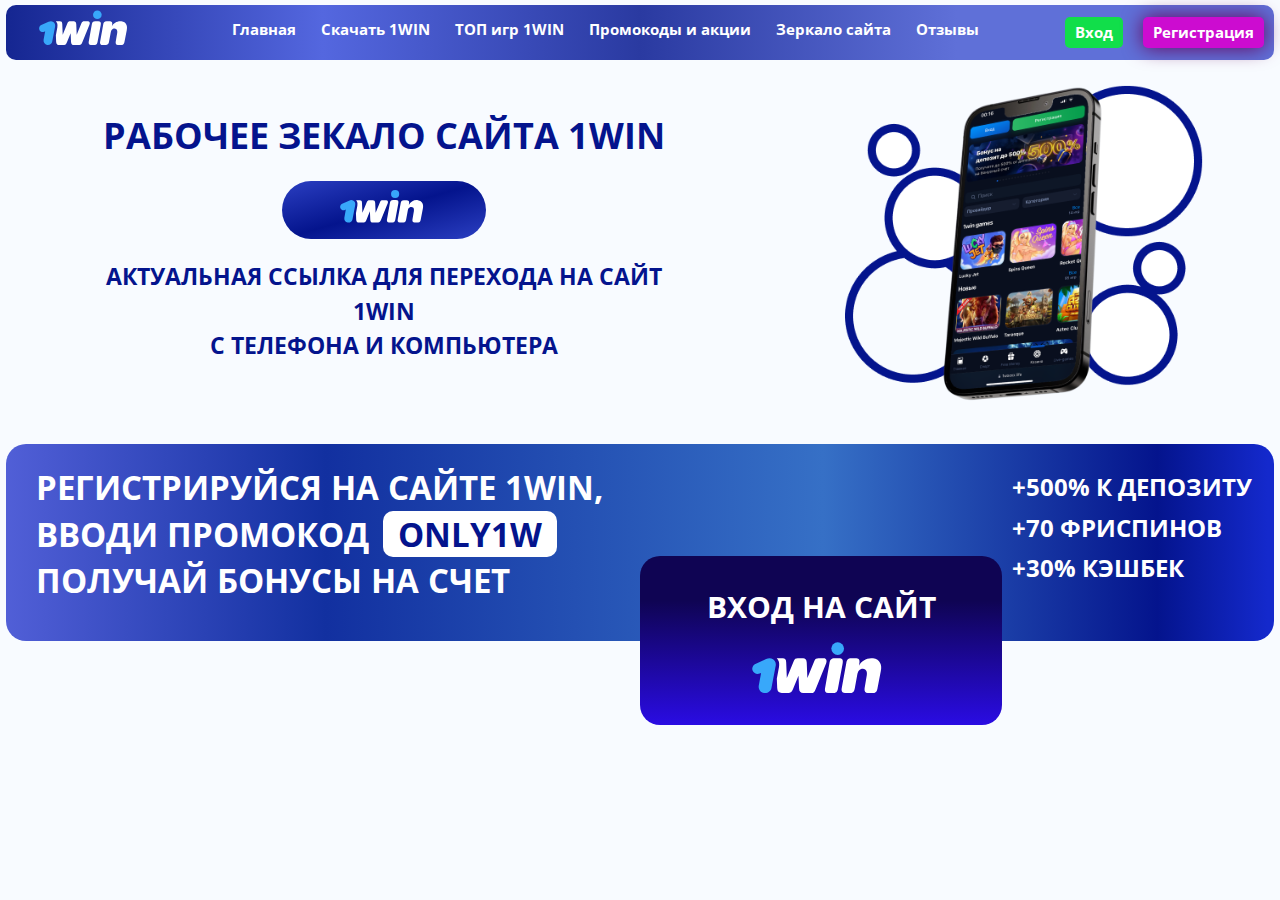
<file: miror.html>
<!DOCTYPE html>
<html lang="en">
    <head>
        <meta charset="UTF-8">
        <meta name="viewport" content="width=device-width, initial-scale=1.0">
        <link rel="preconnect" href="https://fonts.googleapis.com">
        <link rel="preconnect" href="https://fonts.gstatic.com" crossorigin>
        <link href="https://fonts.googleapis.com/css2?family=Open+Sans:ital,wght@0,300..800;1,300..800&display=swap"
            rel="stylesheet">
        <link rel="stylesheet"
            href="https://fonts.googleapis.com/css2?family=Material+Symbols+Outlined:opsz,wght,FILL,GRAD@20..48,100..700,0..1,-50..200" />
        <link rel="stylesheet" href="./css/reset.css">
        <link rel="stylesheet" href="./css/index.css">
        <link rel="stylesheet" href="./css/miror.css">
        <title>1win</title>
    </head>
    
    <body>
        <div class="wrapper">
    
    
            <header>
                <div class="burger">
                    <div class="burger_button" id="burger_button">
                        <div class="burger_menu" id="burger_menu">
                            <hr id="burger_hr" class="burger_hr">
                        </div>
                    </div>
    
                </div>
                <div class="logo">
                    <a href="./index.html"><svg data-v-66724ed8="" version="1.1" class="logo_img"
                            xmlns="http://www.w3.org/2000/svg" x="0px" y="0px" viewBox="0 0 970 493" xml:space="preserve">
                            <rect data-v-66724ed8="" x="0.1" y="0" width="970" height="493" class="st0" fill="none">
                            </rect>
                            <g data-v-66724ed8="">
                                <linearGradient data-v-66724ed8="" gradientUnits="userSpaceOnUse" x1="170.9794" y1="475.136"
                                    x2="170.9794" y2="252.1185" gradientTransform="matrix(1 0 0 1 0 -92.9841)">
                                    <stop data-v-66724ed8="" offset="0" style="stop-color: rgb(1, 103, 202);"></stop>
                                    <stop data-v-66724ed8="" offset="1" style="stop-color: rgb(56, 168, 250);"></stop>
                                </linearGradient>
                                <path data-v-66724ed8="" fill="rgb(56, 168, 250)"
                                    d="M235,207.3c3.6-17.3-2.9-29.7-14.5-37.8c-10.6-7.1-24-8.1-38.2-1.1L123.3,195 c-14.8,6.7-21.2,24-14.8,38.5c6.7,14.8,23.7,21.2,38.5,14.8l7.8-3.6l-12.7,69c-3.6,20.8,9.9,37.8,28.3,41.4 c19.5,3.6,38.5-9.2,41.7-28.7L235,207.3z"
                                    class="st1"></path>
                                <linearGradient data-v-66724ed8="" gradientUnits="userSpaceOnUse" x1="707.7445"
                                    y1="453.6779" x2="707.7445" y2="251.8257"
                                    gradientTransform="matrix(1 0 0 1 0 -92.9841)">
                                    <stop data-v-66724ed8="" offset="0" style="stop-color: rgb(200, 199, 199);"></stop>
                                    <stop data-v-66724ed8="" offset="7.627892e-02" style="stop-color: rgb(214, 213, 213);">
                                    </stop>
                                    <stop data-v-66724ed8="" offset="0.216" style="stop-color: rgb(232, 232, 232);">
                                    </stop>
                                    <stop data-v-66724ed8="" offset="0.3802" style="stop-color: rgb(245, 245, 245);">
                                    </stop>
                                    <stop data-v-66724ed8="" offset="0.5898" style="stop-color: rgb(253, 253, 253);">
                                    </stop>
                                    <stop data-v-66724ed8="" offset="1" style="stop-color: rgb(255, 255, 255);"></stop>
                                </linearGradient>
                                <path data-v-66724ed8="" fill="rgb(255, 255, 255)"
                                    d="M771.7,164.4c-32.5-4.7-65.3,14.3-77.8,41.1l2.1-11.7c5.3-23.7-4.6-30-21.5-30h-21.9 c-20.8,0-25.5,11.3-28,24.4l-25.5,141.4c-2.1,9.6-0.7,26.2,18,26.2h30.4c18,0,21.5-14.1,24-27.6l12.3-67.9 c2.9-15.5,5.3-23,10.6-28.7c8.1-9.2,24.4-13.4,35.7-4.2c6.7,5.6,9.2,15.2,7.4,28.7l-12.3,73.5c-2.7,16.3,4.2,26.2,17.7,26.2h30.4 c17.3,0,20.8-13.4,23.3-27.6l17.8-92.1C822.7,202.9,811,170.1,771.7,164.4z"
                                    class="st2"></path>
                                <linearGradient data-v-66724ed8="" gradientUnits="userSpaceOnUse" x1="576.8108"
                                    y1="256.0479" x2="576.8108" y2="156.935" gradientTransform="matrix(1 0 0 1 0 -92.9841)">
                                    <stop data-v-66724ed8="" offset="0" style="stop-color: rgb(1, 103, 202);"></stop>
                                    <stop data-v-66724ed8="" offset="1" style="stop-color: rgb(56, 168, 250);"></stop>
                                </linearGradient>
                                <ellipse data-v-66724ed8="" fill="rgb(56, 168, 250)" cx="576.8" cy="110.7" rx="35" ry="34.7"
                                    class="st3">
                                </ellipse>
                                <linearGradient data-v-66724ed8="" gradientUnits="userSpaceOnUse" x1="555.777" y1="454.0296"
                                    x2="555.777" y2="252.2516" gradientTransform="matrix(1 0 0 1 0 -92.9841)">
                                    <stop data-v-66724ed8="" offset="0" style="stop-color: rgb(200, 199, 199);"></stop>
                                    <stop data-v-66724ed8="" offset="7.627892e-02" style="stop-color: rgb(214, 213, 213);">
                                    </stop>
                                    <stop data-v-66724ed8="" offset="0.216" style="stop-color: rgb(232, 232, 232);">
                                    </stop>
                                    <stop data-v-66724ed8="" offset="0.3802" style="stop-color: rgb(245, 245, 245);">
                                    </stop>
                                    <stop data-v-66724ed8="" offset="0.5898" style="stop-color: rgb(253, 253, 253);">
                                    </stop>
                                    <stop data-v-66724ed8="" offset="1" style="stop-color: rgb(255, 255, 255);"></stop>
                                </linearGradient>
                                <path data-v-66724ed8="" fill="rgb(255, 255, 255)"
                                    d="M579,328c-2.5,14.8-6.7,27.6-24,27.6h-30.7c-14.8,0-20.2-11-17.3-25.5L532.2,188 c2.5-15.2,9.2-24.4,28-24.4h23.3c19.8,0,24.7,9.6,20.5,30L579,328z"
                                    class="st4"></path>
                                <linearGradient data-v-66724ed8="" gradientUnits="userSpaceOnUse" x1="378.6454" y1="453.667"
                                    x2="378.6454" y2="252.2527" gradientTransform="matrix(1 0 0 1 0 -92.9841)">
                                    <stop data-v-66724ed8="" offset="0" style="stop-color: rgb(200, 199, 199);"></stop>
                                    <stop data-v-66724ed8="" offset="7.627892e-02" style="stop-color: rgb(214, 213, 213);">
                                    </stop>
                                    <stop data-v-66724ed8="" offset="0.216" style="stop-color: rgb(232, 232, 232);">
                                    </stop>
                                    <stop data-v-66724ed8="" offset="0.3802" style="stop-color: rgb(245, 245, 245);">
                                    </stop>
                                    <stop data-v-66724ed8="" offset="0.5898" style="stop-color: rgb(253, 253, 253);">
                                    </stop>
                                    <stop data-v-66724ed8="" offset="1" style="stop-color: rgb(255, 255, 255);"></stop>
                                </linearGradient>
                                <path data-v-66724ed8="" fill="rgb(255, 255, 255)"
                                    d="M241.2,163.6c7.8,9.2,17,20.5,12.3,48.1l-12,64.8l2.1,52c0.4,18.8,9.6,26.9,25.1,26.9h39.6 c12.3,0,17.7-9.6,22.6-21.5l30-73.9l3.2,70.7c0.4,15.5,8.1,25.1,22.6,25.1h44.9c12.7,0,18-7.8,23.7-21.5l57.6-141.4 c6.3-14.5,2.5-29-13.1-29h-28.7c-10.6,0-18,3.6-22.3,13.8l-38.9,94.6l-3.6-84.5c-0.7-18-9.2-24-19.5-24h-29.3 c-11.7,0-18.4,4.6-21.9,13.4l-38.9,95.5l-3.6-87c-0.4-16.3-6-21.9-19.1-21.9H249H241.2L241.2,163.6z"
                                    class="st5"></path>
                            </g>
                        </svg></a>
                </div>
                <nav>
                    <ul class="nav_list">
                        <li><a href="./index.html">Главная</a>
                            <hr>
                        </li>
                        <li><a href="./download.html">Скачать 1WIN</a>
                            <hr>
                        </li>
                        <li><a href="./top.html">ТОП игр 1WIN</a>
                            <hr>
                        </li>
                        <li><a href="./promocode.html">Промокоды и акции</a>
                            <hr>
                        </li>
                        <li><a href="./miror.html">Зеркало сайта</a>
                            <hr>
                        </li>
                        <li><a href="./review.html">Отзывы</a>
                            <hr>
                        </li>
                    </ul>
                </nav>
    
                <div class="registration">
                    <button class="nav_button" data-link="getLink">Вход</button>
                    <button class="nav_button reg_button" data-link="getLink">Регистрация</button>
                </div>
    
    
            </header>
            <div id="burger_wrapper" class="burger_wrapper">
                <div class="wrapper_nav_burger">
                    <nav id="burger_nav" class="burger_nav">
                        <ul class="burger_list" id="burger_list">
                            <li>
                                <a href="./index.html">Главная</a>
                                <hr>
                            </li>
                            <li>
                                <a href="./download.html">Скачать 1WIN</a>
                                <hr>
                            </li>
                            <li>
                                <a href="./top.html">ТОП игр 1WIN</a>
                                <hr>
                            </li>
                            <li>
                                <a href="./promocode.html">Промокоды и акции</a>
                                <hr>
                            </li>
                            <li>
                                <a href="./miror.html">Зеркало сайта</a>
                                <hr>
                            </li>
                            <li>
                                <a href="./review.html">Отзывы</a>
                                <hr>
                            </li>
                        </ul>
                    </nav>
                </div>
            </div>
            <main>
                <div class="promo">
    
                    <section class="promo_section ">
                        <h1>РАБОЧЕЕ ЗЕКАЛО САЙТА 1WIN
                        </h1>
                        <a href="#" class="promo_logo" data-link="getLink">
                            <svg data-v-66724ed8="" version="1.1" class="logo_img" xmlns="http://www.w3.org/2000/svg" x="0px" y="0px" viewBox="0 0 970 493" xml:space="preserve">
                                <rect data-v-66724ed8="" x="0.1" y="0" width="970" height="493" class="st0" fill="none">
                                </rect>
                                <g data-v-66724ed8="">
                                    <linearGradient data-v-66724ed8="" gradientUnits="userSpaceOnUse" x1="170.9794" y1="475.136" x2="170.9794" y2="252.1185" gradientTransform="matrix(1 0 0 1 0 -92.9841)">
                                        <stop data-v-66724ed8="" offset="0" style="stop-color: rgb(1, 103, 202);"></stop>
                                        <stop data-v-66724ed8="" offset="1" style="stop-color: rgb(56, 168, 250);"></stop>
                                    </linearGradient>
                                    <path data-v-66724ed8="" fill="rgb(56, 168, 250)" d="M235,207.3c3.6-17.3-2.9-29.7-14.5-37.8c-10.6-7.1-24-8.1-38.2-1.1L123.3,195 c-14.8,6.7-21.2,24-14.8,38.5c6.7,14.8,23.7,21.2,38.5,14.8l7.8-3.6l-12.7,69c-3.6,20.8,9.9,37.8,28.3,41.4 c19.5,3.6,38.5-9.2,41.7-28.7L235,207.3z" class="st1"></path>
                                    <linearGradient data-v-66724ed8="" gradientUnits="userSpaceOnUse" x1="707.7445" y1="453.6779" x2="707.7445" y2="251.8257" gradientTransform="matrix(1 0 0 1 0 -92.9841)">
                                        <stop data-v-66724ed8="" offset="0" style="stop-color: rgb(200, 199, 199);"></stop>
                                        <stop data-v-66724ed8="" offset="7.627892e-02" style="stop-color: rgb(214, 213, 213);">
                                        </stop>
                                        <stop data-v-66724ed8="" offset="0.216" style="stop-color: rgb(232, 232, 232);">
                                        </stop>
                                        <stop data-v-66724ed8="" offset="0.3802" style="stop-color: rgb(245, 245, 245);">
                                        </stop>
                                        <stop data-v-66724ed8="" offset="0.5898" style="stop-color: rgb(253, 253, 253);">
                                        </stop>
                                        <stop data-v-66724ed8="" offset="1" style="stop-color: rgb(255, 255, 255);"></stop>
                                    </linearGradient>
                                    <path data-v-66724ed8="" fill="rgb(255, 255, 255)" d="M771.7,164.4c-32.5-4.7-65.3,14.3-77.8,41.1l2.1-11.7c5.3-23.7-4.6-30-21.5-30h-21.9 c-20.8,0-25.5,11.3-28,24.4l-25.5,141.4c-2.1,9.6-0.7,26.2,18,26.2h30.4c18,0,21.5-14.1,24-27.6l12.3-67.9 c2.9-15.5,5.3-23,10.6-28.7c8.1-9.2,24.4-13.4,35.7-4.2c6.7,5.6,9.2,15.2,7.4,28.7l-12.3,73.5c-2.7,16.3,4.2,26.2,17.7,26.2h30.4 c17.3,0,20.8-13.4,23.3-27.6l17.8-92.1C822.7,202.9,811,170.1,771.7,164.4z" class="st2"></path>
                                    <linearGradient data-v-66724ed8="" gradientUnits="userSpaceOnUse" x1="576.8108" y1="256.0479" x2="576.8108" y2="156.935" gradientTransform="matrix(1 0 0 1 0 -92.9841)">
                                        <stop data-v-66724ed8="" offset="0" style="stop-color: rgb(1, 103, 202);"></stop>
                                        <stop data-v-66724ed8="" offset="1" style="stop-color: rgb(56, 168, 250);"></stop>
                                    </linearGradient>
                                    <ellipse data-v-66724ed8="" fill="rgb(56, 168, 250)" cx="576.8" cy="110.7" rx="35" ry="34.7" class="st3">
                                    </ellipse>
                                    <linearGradient data-v-66724ed8="" gradientUnits="userSpaceOnUse" x1="555.777" y1="454.0296" x2="555.777" y2="252.2516" gradientTransform="matrix(1 0 0 1 0 -92.9841)">
                                        <stop data-v-66724ed8="" offset="0" style="stop-color: rgb(200, 199, 199);"></stop>
                                        <stop data-v-66724ed8="" offset="7.627892e-02" style="stop-color: rgb(214, 213, 213);">
                                        </stop>
                                        <stop data-v-66724ed8="" offset="0.216" style="stop-color: rgb(232, 232, 232);">
                                        </stop>
                                        <stop data-v-66724ed8="" offset="0.3802" style="stop-color: rgb(245, 245, 245);">
                                        </stop>
                                        <stop data-v-66724ed8="" offset="0.5898" style="stop-color: rgb(253, 253, 253);">
                                        </stop>
                                        <stop data-v-66724ed8="" offset="1" style="stop-color: rgb(255, 255, 255);"></stop>
                                    </linearGradient>
                                    <path data-v-66724ed8="" fill="rgb(255, 255, 255)" d="M579,328c-2.5,14.8-6.7,27.6-24,27.6h-30.7c-14.8,0-20.2-11-17.3-25.5L532.2,188 c2.5-15.2,9.2-24.4,28-24.4h23.3c19.8,0,24.7,9.6,20.5,30L579,328z" class="st4"></path>
                                    <linearGradient data-v-66724ed8="" gradientUnits="userSpaceOnUse" x1="378.6454" y1="453.667" x2="378.6454" y2="252.2527" gradientTransform="matrix(1 0 0 1 0 -92.9841)">
                                        <stop data-v-66724ed8="" offset="0" style="stop-color: rgb(200, 199, 199);"></stop>
                                        <stop data-v-66724ed8="" offset="7.627892e-02" style="stop-color: rgb(214, 213, 213);">
                                        </stop>
                                        <stop data-v-66724ed8="" offset="0.216" style="stop-color: rgb(232, 232, 232);">
                                        </stop>
                                        <stop data-v-66724ed8="" offset="0.3802" style="stop-color: rgb(245, 245, 245);">
                                        </stop>
                                        <stop data-v-66724ed8="" offset="0.5898" style="stop-color: rgb(253, 253, 253);">
                                        </stop>
                                        <stop data-v-66724ed8="" offset="1" style="stop-color: rgb(255, 255, 255);"></stop>
                                    </linearGradient>
                                    <path data-v-66724ed8="" fill="rgb(255, 255, 255)" d="M241.2,163.6c7.8,9.2,17,20.5,12.3,48.1l-12,64.8l2.1,52c0.4,18.8,9.6,26.9,25.1,26.9h39.6 c12.3,0,17.7-9.6,22.6-21.5l30-73.9l3.2,70.7c0.4,15.5,8.1,25.1,22.6,25.1h44.9c12.7,0,18-7.8,23.7-21.5l57.6-141.4 c6.3-14.5,2.5-29-13.1-29h-28.7c-10.6,0-18,3.6-22.3,13.8l-38.9,94.6l-3.6-84.5c-0.7-18-9.2-24-19.5-24h-29.3 c-11.7,0-18.4,4.6-21.9,13.4l-38.9,95.5l-3.6-87c-0.4-16.3-6-21.9-19.1-21.9H249H241.2L241.2,163.6z" class="st5"></path>
                                </g>
                            </svg></a>
                        <h3>АКТУАЛЬНАЯ ССЫЛКА ДЛЯ ПЕРЕХОДА НА САЙТ <br>1WIN <br>С ТЕЛЕФОНА И КОМПЬЮТЕРА</h3>
    
                    </section><div class="download_img"><img src="./img/phone1.png" alt=""></div>
                </div>
                <section class="title">
    
                    <h2>РЕГИСТРИРУЙСЯ НА САЙТЕ 1WIN, ВВОДИ ПРОМОКОД <span>ONLY1W</span> ПОЛУЧАЙ БОНУСЫ НА СЧЕТ</h2>
    
    
                    <section class="link_site" data-link="getLink">
                        <h4>ВХОД НА САЙТ</h4>
                        <div class="title_img">
                            <svg data-v-66724ed8="" version="1.1" class="logo_img" xmlns="http://www.w3.org/2000/svg"
                                x="0px" y="0px" viewBox="0 0 970 493" xml:space="preserve">
                                <rect data-v-66724ed8="" x="0.1" y="0" width="970" height="493" class="st0" fill="none">
                                </rect>
                                <g data-v-66724ed8="">
                                    <linearGradient data-v-66724ed8="" gradientUnits="userSpaceOnUse" x1="170.9794"
                                        y1="475.136" x2="170.9794" y2="252.1185"
                                        gradientTransform="matrix(1 0 0 1 0 -92.9841)">
                                        <stop data-v-66724ed8="" offset="0" style="stop-color: rgb(1, 103, 202);">
                                        </stop>
                                        <stop data-v-66724ed8="" offset="1" style="stop-color: rgb(56, 168, 250);">
                                        </stop>
                                    </linearGradient>
                                    <path data-v-66724ed8="" fill="rgb(56, 168, 250)"
                                        d="M235,207.3c3.6-17.3-2.9-29.7-14.5-37.8c-10.6-7.1-24-8.1-38.2-1.1L123.3,195 c-14.8,6.7-21.2,24-14.8,38.5c6.7,14.8,23.7,21.2,38.5,14.8l7.8-3.6l-12.7,69c-3.6,20.8,9.9,37.8,28.3,41.4 c19.5,3.6,38.5-9.2,41.7-28.7L235,207.3z"
                                        class="st1"></path>
                                    <linearGradient data-v-66724ed8="" gradientUnits="userSpaceOnUse" x1="707.7445"
                                        y1="453.6779" x2="707.7445" y2="251.8257"
                                        gradientTransform="matrix(1 0 0 1 0 -92.9841)">
                                        <stop data-v-66724ed8="" offset="0" style="stop-color: rgb(200, 199, 199);">
                                        </stop>
                                        <stop data-v-66724ed8="" offset="7.627892e-02"
                                            style="stop-color: rgb(214, 213, 213);">
                                        </stop>
                                        <stop data-v-66724ed8="" offset="0.216" style="stop-color: rgb(232, 232, 232);">
                                        </stop>
                                        <stop data-v-66724ed8="" offset="0.3802" style="stop-color: rgb(245, 245, 245);">
                                        </stop>
                                        <stop data-v-66724ed8="" offset="0.5898" style="stop-color: rgb(253, 253, 253);">
                                        </stop>
                                        <stop data-v-66724ed8="" offset="1" style="stop-color: rgb(255, 255, 255);">
                                        </stop>
                                    </linearGradient>
                                    <path data-v-66724ed8="" fill="rgb(255, 255, 255)"
                                        d="M771.7,164.4c-32.5-4.7-65.3,14.3-77.8,41.1l2.1-11.7c5.3-23.7-4.6-30-21.5-30h-21.9 c-20.8,0-25.5,11.3-28,24.4l-25.5,141.4c-2.1,9.6-0.7,26.2,18,26.2h30.4c18,0,21.5-14.1,24-27.6l12.3-67.9 c2.9-15.5,5.3-23,10.6-28.7c8.1-9.2,24.4-13.4,35.7-4.2c6.7,5.6,9.2,15.2,7.4,28.7l-12.3,73.5c-2.7,16.3,4.2,26.2,17.7,26.2h30.4 c17.3,0,20.8-13.4,23.3-27.6l17.8-92.1C822.7,202.9,811,170.1,771.7,164.4z"
                                        class="st2"></path>
                                    <linearGradient data-v-66724ed8="" gradientUnits="userSpaceOnUse" x1="576.8108"
                                        y1="256.0479" x2="576.8108" y2="156.935"
                                        gradientTransform="matrix(1 0 0 1 0 -92.9841)">
                                        <stop data-v-66724ed8="" offset="0" style="stop-color: rgb(1, 103, 202);">
                                        </stop>
                                        <stop data-v-66724ed8="" offset="1" style="stop-color: rgb(56, 168, 250);">
                                        </stop>
                                    </linearGradient>
                                    <ellipse data-v-66724ed8="" fill="rgb(56, 168, 250)" cx="576.8" cy="110.7" rx="35"
                                        ry="34.7" class="st3">
                                    </ellipse>
                                    <linearGradient data-v-66724ed8="" gradientUnits="userSpaceOnUse" x1="555.777"
                                        y1="454.0296" x2="555.777" y2="252.2516"
                                        gradientTransform="matrix(1 0 0 1 0 -92.9841)">
                                        <stop data-v-66724ed8="" offset="0" style="stop-color: rgb(200, 199, 199);">
                                        </stop>
                                        <stop data-v-66724ed8="" offset="7.627892e-02"
                                            style="stop-color: rgb(214, 213, 213);">
                                        </stop>
                                        <stop data-v-66724ed8="" offset="0.216" style="stop-color: rgb(232, 232, 232);">
                                        </stop>
                                        <stop data-v-66724ed8="" offset="0.3802" style="stop-color: rgb(245, 245, 245);">
                                        </stop>
                                        <stop data-v-66724ed8="" offset="0.5898" style="stop-color: rgb(253, 253, 253);">
                                        </stop>
                                        <stop data-v-66724ed8="" offset="1" style="stop-color: rgb(255, 255, 255);">
                                        </stop>
                                    </linearGradient>
                                    <path data-v-66724ed8="" fill="rgb(255, 255, 255)"
                                        d="M579,328c-2.5,14.8-6.7,27.6-24,27.6h-30.7c-14.8,0-20.2-11-17.3-25.5L532.2,188 c2.5-15.2,9.2-24.4,28-24.4h23.3c19.8,0,24.7,9.6,20.5,30L579,328z"
                                        class="st4"></path>
                                    <linearGradient data-v-66724ed8="" gradientUnits="userSpaceOnUse" x1="378.6454"
                                        y1="453.667" x2="378.6454" y2="252.2527"
                                        gradientTransform="matrix(1 0 0 1 0 -92.9841)">
                                        <stop data-v-66724ed8="" offset="0" style="stop-color: rgb(200, 199, 199);">
                                        </stop>
                                        <stop data-v-66724ed8="" offset="7.627892e-02"
                                            style="stop-color: rgb(214, 213, 213);">
                                        </stop>
                                        <stop data-v-66724ed8="" offset="0.216" style="stop-color: rgb(232, 232, 232);">
                                        </stop>
                                        <stop data-v-66724ed8="" offset="0.3802" style="stop-color: rgb(245, 245, 245);">
                                        </stop>
                                        <stop data-v-66724ed8="" offset="0.5898" style="stop-color: rgb(253, 253, 253);">
                                        </stop>
                                        <stop data-v-66724ed8="" offset="1" style="stop-color: rgb(255, 255, 255);">
                                        </stop>
                                    </linearGradient>
                                    <path data-v-66724ed8="" fill="rgb(255, 255, 255)"
                                        d="M241.2,163.6c7.8,9.2,17,20.5,12.3,48.1l-12,64.8l2.1,52c0.4,18.8,9.6,26.9,25.1,26.9h39.6 c12.3,0,17.7-9.6,22.6-21.5l30-73.9l3.2,70.7c0.4,15.5,8.1,25.1,22.6,25.1h44.9c12.7,0,18-7.8,23.7-21.5l57.6-141.4 c6.3-14.5,2.5-29-13.1-29h-28.7c-10.6,0-18,3.6-22.3,13.8l-38.9,94.6l-3.6-84.5c-0.7-18-9.2-24-19.5-24h-29.3 c-11.7,0-18.4,4.6-21.9,13.4l-38.9,95.5l-3.6-87c-0.4-16.3-6-21.9-19.1-21.9H249H241.2L241.2,163.6z"
                                        class="st5"></path>
                                </g>
                            </svg>
                        </div>
                    </section>
                    <ul>
                        <li>+500% К ДЕПОЗИТУ</li>
                        <li>+70 ФРИСПИНОВ</li>
                        <li>+30% КЭШБЕК</li>
                    </ul>
    
                </section>
            </main>
        </div>
    
        <script src="./js/index.js"></script>
    </body>
</html>
</file>
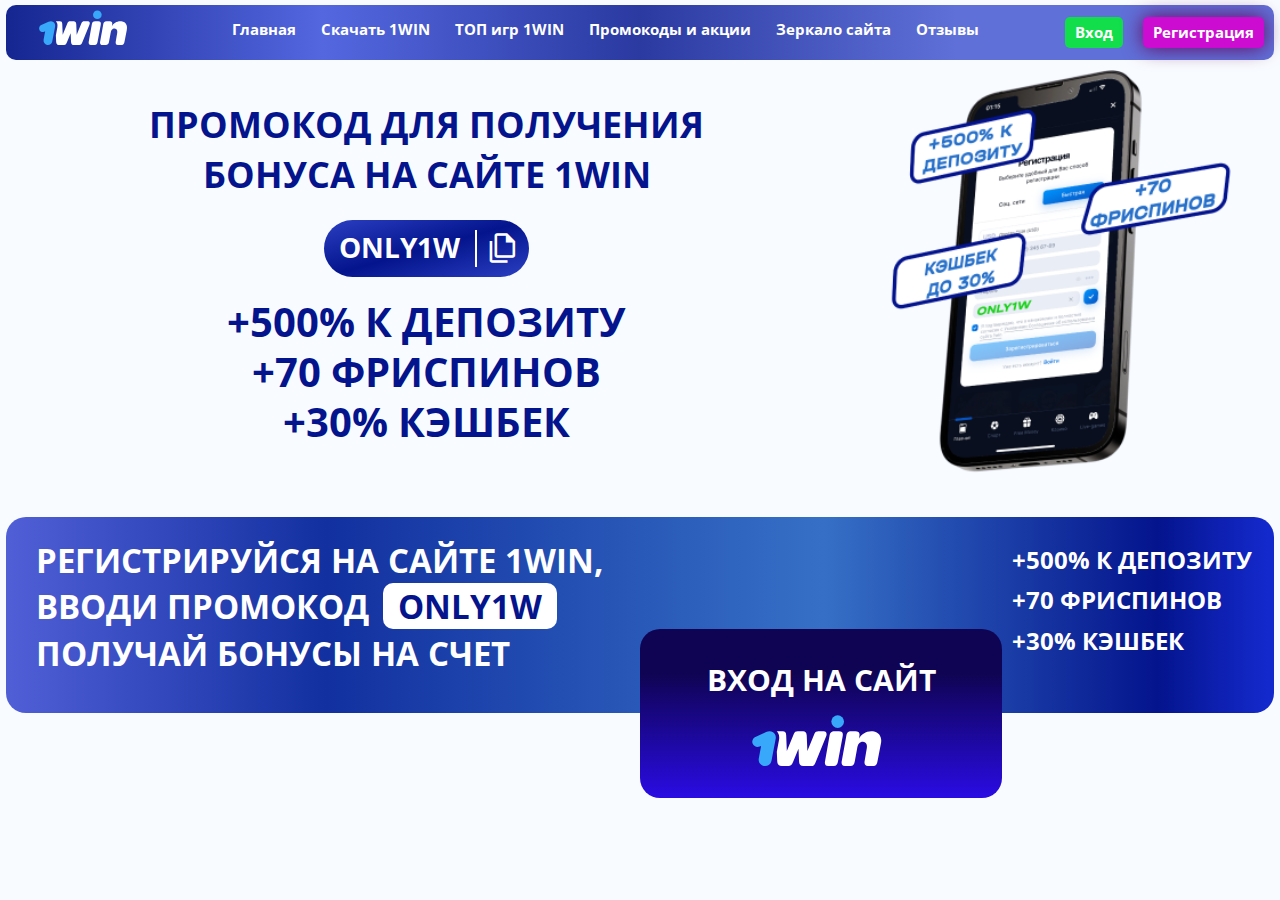
<file: promocode.html>
<!DOCTYPE html>
<html lang="en">

<head>
    <meta charset="UTF-8">
    <meta name="viewport" content="width=device-width, initial-scale=1.0">
    <link rel="preconnect" href="https://fonts.googleapis.com">
    <link rel="preconnect" href="https://fonts.gstatic.com" crossorigin>
    <link href="https://fonts.googleapis.com/css2?family=Open+Sans:ital,wght@0,300..800;1,300..800&display=swap"
        rel="stylesheet">
    <link rel="stylesheet"
        href="https://fonts.googleapis.com/css2?family=Material+Symbols+Outlined:opsz,wght,FILL,GRAD@20..48,100..700,0..1,-50..200" />
    <link rel="stylesheet" href="./css/reset.css">
    <link rel="stylesheet" href="./css/index.css">
    <link rel="stylesheet" href="./css/promocode.css">
    <title>1win</title>
</head>

<body>
    <div class="wrapper">


        <header>
            <div class="burger">
                <div class="burger_button" id="burger_button">
                    <div class="burger_menu" id="burger_menu">
                        <hr id="burger_hr" class="burger_hr">
                    </div>
                </div>

            </div>
            <div class="logo">
                <a href="./index.html"><svg data-v-66724ed8="" version="1.1" class="logo_img"
                        xmlns="http://www.w3.org/2000/svg" x="0px" y="0px" viewBox="0 0 970 493" xml:space="preserve">
                        <rect data-v-66724ed8="" x="0.1" y="0" width="970" height="493" class="st0" fill="none">
                        </rect>
                        <g data-v-66724ed8="">
                            <linearGradient data-v-66724ed8="" gradientUnits="userSpaceOnUse" x1="170.9794" y1="475.136"
                                x2="170.9794" y2="252.1185" gradientTransform="matrix(1 0 0 1 0 -92.9841)">
                                <stop data-v-66724ed8="" offset="0" style="stop-color: rgb(1, 103, 202);"></stop>
                                <stop data-v-66724ed8="" offset="1" style="stop-color: rgb(56, 168, 250);"></stop>
                            </linearGradient>
                            <path data-v-66724ed8="" fill="rgb(56, 168, 250)"
                                d="M235,207.3c3.6-17.3-2.9-29.7-14.5-37.8c-10.6-7.1-24-8.1-38.2-1.1L123.3,195 c-14.8,6.7-21.2,24-14.8,38.5c6.7,14.8,23.7,21.2,38.5,14.8l7.8-3.6l-12.7,69c-3.6,20.8,9.9,37.8,28.3,41.4 c19.5,3.6,38.5-9.2,41.7-28.7L235,207.3z"
                                class="st1"></path>
                            <linearGradient data-v-66724ed8="" gradientUnits="userSpaceOnUse" x1="707.7445"
                                y1="453.6779" x2="707.7445" y2="251.8257"
                                gradientTransform="matrix(1 0 0 1 0 -92.9841)">
                                <stop data-v-66724ed8="" offset="0" style="stop-color: rgb(200, 199, 199);"></stop>
                                <stop data-v-66724ed8="" offset="7.627892e-02" style="stop-color: rgb(214, 213, 213);">
                                </stop>
                                <stop data-v-66724ed8="" offset="0.216" style="stop-color: rgb(232, 232, 232);">
                                </stop>
                                <stop data-v-66724ed8="" offset="0.3802" style="stop-color: rgb(245, 245, 245);">
                                </stop>
                                <stop data-v-66724ed8="" offset="0.5898" style="stop-color: rgb(253, 253, 253);">
                                </stop>
                                <stop data-v-66724ed8="" offset="1" style="stop-color: rgb(255, 255, 255);"></stop>
                            </linearGradient>
                            <path data-v-66724ed8="" fill="rgb(255, 255, 255)"
                                d="M771.7,164.4c-32.5-4.7-65.3,14.3-77.8,41.1l2.1-11.7c5.3-23.7-4.6-30-21.5-30h-21.9 c-20.8,0-25.5,11.3-28,24.4l-25.5,141.4c-2.1,9.6-0.7,26.2,18,26.2h30.4c18,0,21.5-14.1,24-27.6l12.3-67.9 c2.9-15.5,5.3-23,10.6-28.7c8.1-9.2,24.4-13.4,35.7-4.2c6.7,5.6,9.2,15.2,7.4,28.7l-12.3,73.5c-2.7,16.3,4.2,26.2,17.7,26.2h30.4 c17.3,0,20.8-13.4,23.3-27.6l17.8-92.1C822.7,202.9,811,170.1,771.7,164.4z"
                                class="st2"></path>
                            <linearGradient data-v-66724ed8="" gradientUnits="userSpaceOnUse" x1="576.8108"
                                y1="256.0479" x2="576.8108" y2="156.935" gradientTransform="matrix(1 0 0 1 0 -92.9841)">
                                <stop data-v-66724ed8="" offset="0" style="stop-color: rgb(1, 103, 202);"></stop>
                                <stop data-v-66724ed8="" offset="1" style="stop-color: rgb(56, 168, 250);"></stop>
                            </linearGradient>
                            <ellipse data-v-66724ed8="" fill="rgb(56, 168, 250)" cx="576.8" cy="110.7" rx="35" ry="34.7"
                                class="st3">
                            </ellipse>
                            <linearGradient data-v-66724ed8="" gradientUnits="userSpaceOnUse" x1="555.777" y1="454.0296"
                                x2="555.777" y2="252.2516" gradientTransform="matrix(1 0 0 1 0 -92.9841)">
                                <stop data-v-66724ed8="" offset="0" style="stop-color: rgb(200, 199, 199);"></stop>
                                <stop data-v-66724ed8="" offset="7.627892e-02" style="stop-color: rgb(214, 213, 213);">
                                </stop>
                                <stop data-v-66724ed8="" offset="0.216" style="stop-color: rgb(232, 232, 232);">
                                </stop>
                                <stop data-v-66724ed8="" offset="0.3802" style="stop-color: rgb(245, 245, 245);">
                                </stop>
                                <stop data-v-66724ed8="" offset="0.5898" style="stop-color: rgb(253, 253, 253);">
                                </stop>
                                <stop data-v-66724ed8="" offset="1" style="stop-color: rgb(255, 255, 255);"></stop>
                            </linearGradient>
                            <path data-v-66724ed8="" fill="rgb(255, 255, 255)"
                                d="M579,328c-2.5,14.8-6.7,27.6-24,27.6h-30.7c-14.8,0-20.2-11-17.3-25.5L532.2,188 c2.5-15.2,9.2-24.4,28-24.4h23.3c19.8,0,24.7,9.6,20.5,30L579,328z"
                                class="st4"></path>
                            <linearGradient data-v-66724ed8="" gradientUnits="userSpaceOnUse" x1="378.6454" y1="453.667"
                                x2="378.6454" y2="252.2527" gradientTransform="matrix(1 0 0 1 0 -92.9841)">
                                <stop data-v-66724ed8="" offset="0" style="stop-color: rgb(200, 199, 199);"></stop>
                                <stop data-v-66724ed8="" offset="7.627892e-02" style="stop-color: rgb(214, 213, 213);">
                                </stop>
                                <stop data-v-66724ed8="" offset="0.216" style="stop-color: rgb(232, 232, 232);">
                                </stop>
                                <stop data-v-66724ed8="" offset="0.3802" style="stop-color: rgb(245, 245, 245);">
                                </stop>
                                <stop data-v-66724ed8="" offset="0.5898" style="stop-color: rgb(253, 253, 253);">
                                </stop>
                                <stop data-v-66724ed8="" offset="1" style="stop-color: rgb(255, 255, 255);"></stop>
                            </linearGradient>
                            <path data-v-66724ed8="" fill="rgb(255, 255, 255)"
                                d="M241.2,163.6c7.8,9.2,17,20.5,12.3,48.1l-12,64.8l2.1,52c0.4,18.8,9.6,26.9,25.1,26.9h39.6 c12.3,0,17.7-9.6,22.6-21.5l30-73.9l3.2,70.7c0.4,15.5,8.1,25.1,22.6,25.1h44.9c12.7,0,18-7.8,23.7-21.5l57.6-141.4 c6.3-14.5,2.5-29-13.1-29h-28.7c-10.6,0-18,3.6-22.3,13.8l-38.9,94.6l-3.6-84.5c-0.7-18-9.2-24-19.5-24h-29.3 c-11.7,0-18.4,4.6-21.9,13.4l-38.9,95.5l-3.6-87c-0.4-16.3-6-21.9-19.1-21.9H249H241.2L241.2,163.6z"
                                class="st5"></path>
                        </g>
                    </svg></a>
            </div>
            <nav>
                <ul class="nav_list">
                    <li><a href="./index.html">Главная</a>
                        <hr>
                    </li>
                    <li><a href="./download.html">Скачать 1WIN</a>
                        <hr>
                    </li>
                    <li><a href="./top.html">ТОП игр 1WIN</a>
                        <hr>
                    </li>
                    <li><a href="./promocode.html">Промокоды и акции</a>
                        <hr>
                    </li>
                    <li><a href="./miror.html">Зеркало сайта</a>
                        <hr>
                    </li>
                    <li><a href="./review.html">Отзывы</a>
                        <hr>
                    </li>
                </ul>
            </nav>

            <div class="registration">
                <button class="nav_button" data-link="getLink">Вход</button>
                <button class="nav_button reg_button" data-link="getLink">Регистрация</button>
            </div>


        </header>
        <div id="burger_wrapper" class="burger_wrapper">
            <div class="wrapper_nav_burger">
                <nav id="burger_nav" class="burger_nav">
                    <ul class="burger_list" id="burger_list">
                        <li>
                            <a href="./index.html">Главная</a>
                            <hr>
                        </li>
                        <li>
                            <a href="./download.html">Скачать 1WIN</a>
                            <hr>
                        </li>
                        <li>
                            <a href="./top.html">ТОП игр 1WIN</a>
                            <hr>
                        </li>
                        <li>
                            <a href="./promocode.html">Промокоды и акции</a>
                            <hr>
                        </li>
                        <li>
                            <a href="./miror.html">Зеркало сайта</a>
                            <hr>
                        </li>
                        <li>
                            <a href="./review.html">Отзывы</a>
                            <hr>
                        </li>
                    </ul>
                </nav>
            </div>
        </div>
        <main>
            <div class="promo">

                <section class="promo_section ">
                    <h1>ПРОМОКОД ДЛЯ ПОЛУЧЕНИЯ БОНУСА НА САЙТЕ 1WIN
                    </h1>
                    <div class="promo_logo promo_code">
                        <p id="copy">ONLY1W</p>
                        <hr><span class="material-symbols-outlined">
                            file_copy
                        </span>
                        <div id="copy_modal">Промкод скопирован</div>
                    </div>
                    <h3>+500% К ДЕПОЗИТУ <br>
                        +70 ФРИСПИНОВ<br>
                        +30% КЭШБЕК
                    </h3>

                </section><img src="./img/image_promo.png" alt="">
            </div>
            <section class="title">

                <h2>РЕГИСТРИРУЙСЯ НА САЙТЕ 1WIN, ВВОДИ ПРОМОКОД <span>ONLY1W</span> ПОЛУЧАЙ БОНУСЫ НА СЧЕТ</h2>


                <section class="link_site" data-link="getLink">
                    <h4>ВХОД НА САЙТ</h4>
                    <div class="title_img">
                        <svg data-v-66724ed8="" version="1.1" class="logo_img" xmlns="http://www.w3.org/2000/svg"
                            x="0px" y="0px" viewBox="0 0 970 493" xml:space="preserve">
                            <rect data-v-66724ed8="" x="0.1" y="0" width="970" height="493" class="st0" fill="none">
                            </rect>
                            <g data-v-66724ed8="">
                                <linearGradient data-v-66724ed8="" gradientUnits="userSpaceOnUse" x1="170.9794"
                                    y1="475.136" x2="170.9794" y2="252.1185"
                                    gradientTransform="matrix(1 0 0 1 0 -92.9841)">
                                    <stop data-v-66724ed8="" offset="0" style="stop-color: rgb(1, 103, 202);">
                                    </stop>
                                    <stop data-v-66724ed8="" offset="1" style="stop-color: rgb(56, 168, 250);">
                                    </stop>
                                </linearGradient>
                                <path data-v-66724ed8="" fill="rgb(56, 168, 250)"
                                    d="M235,207.3c3.6-17.3-2.9-29.7-14.5-37.8c-10.6-7.1-24-8.1-38.2-1.1L123.3,195 c-14.8,6.7-21.2,24-14.8,38.5c6.7,14.8,23.7,21.2,38.5,14.8l7.8-3.6l-12.7,69c-3.6,20.8,9.9,37.8,28.3,41.4 c19.5,3.6,38.5-9.2,41.7-28.7L235,207.3z"
                                    class="st1"></path>
                                <linearGradient data-v-66724ed8="" gradientUnits="userSpaceOnUse" x1="707.7445"
                                    y1="453.6779" x2="707.7445" y2="251.8257"
                                    gradientTransform="matrix(1 0 0 1 0 -92.9841)">
                                    <stop data-v-66724ed8="" offset="0" style="stop-color: rgb(200, 199, 199);">
                                    </stop>
                                    <stop data-v-66724ed8="" offset="7.627892e-02"
                                        style="stop-color: rgb(214, 213, 213);">
                                    </stop>
                                    <stop data-v-66724ed8="" offset="0.216" style="stop-color: rgb(232, 232, 232);">
                                    </stop>
                                    <stop data-v-66724ed8="" offset="0.3802" style="stop-color: rgb(245, 245, 245);">
                                    </stop>
                                    <stop data-v-66724ed8="" offset="0.5898" style="stop-color: rgb(253, 253, 253);">
                                    </stop>
                                    <stop data-v-66724ed8="" offset="1" style="stop-color: rgb(255, 255, 255);">
                                    </stop>
                                </linearGradient>
                                <path data-v-66724ed8="" fill="rgb(255, 255, 255)"
                                    d="M771.7,164.4c-32.5-4.7-65.3,14.3-77.8,41.1l2.1-11.7c5.3-23.7-4.6-30-21.5-30h-21.9 c-20.8,0-25.5,11.3-28,24.4l-25.5,141.4c-2.1,9.6-0.7,26.2,18,26.2h30.4c18,0,21.5-14.1,24-27.6l12.3-67.9 c2.9-15.5,5.3-23,10.6-28.7c8.1-9.2,24.4-13.4,35.7-4.2c6.7,5.6,9.2,15.2,7.4,28.7l-12.3,73.5c-2.7,16.3,4.2,26.2,17.7,26.2h30.4 c17.3,0,20.8-13.4,23.3-27.6l17.8-92.1C822.7,202.9,811,170.1,771.7,164.4z"
                                    class="st2"></path>
                                <linearGradient data-v-66724ed8="" gradientUnits="userSpaceOnUse" x1="576.8108"
                                    y1="256.0479" x2="576.8108" y2="156.935"
                                    gradientTransform="matrix(1 0 0 1 0 -92.9841)">
                                    <stop data-v-66724ed8="" offset="0" style="stop-color: rgb(1, 103, 202);">
                                    </stop>
                                    <stop data-v-66724ed8="" offset="1" style="stop-color: rgb(56, 168, 250);">
                                    </stop>
                                </linearGradient>
                                <ellipse data-v-66724ed8="" fill="rgb(56, 168, 250)" cx="576.8" cy="110.7" rx="35"
                                    ry="34.7" class="st3">
                                </ellipse>
                                <linearGradient data-v-66724ed8="" gradientUnits="userSpaceOnUse" x1="555.777"
                                    y1="454.0296" x2="555.777" y2="252.2516"
                                    gradientTransform="matrix(1 0 0 1 0 -92.9841)">
                                    <stop data-v-66724ed8="" offset="0" style="stop-color: rgb(200, 199, 199);">
                                    </stop>
                                    <stop data-v-66724ed8="" offset="7.627892e-02"
                                        style="stop-color: rgb(214, 213, 213);">
                                    </stop>
                                    <stop data-v-66724ed8="" offset="0.216" style="stop-color: rgb(232, 232, 232);">
                                    </stop>
                                    <stop data-v-66724ed8="" offset="0.3802" style="stop-color: rgb(245, 245, 245);">
                                    </stop>
                                    <stop data-v-66724ed8="" offset="0.5898" style="stop-color: rgb(253, 253, 253);">
                                    </stop>
                                    <stop data-v-66724ed8="" offset="1" style="stop-color: rgb(255, 255, 255);">
                                    </stop>
                                </linearGradient>
                                <path data-v-66724ed8="" fill="rgb(255, 255, 255)"
                                    d="M579,328c-2.5,14.8-6.7,27.6-24,27.6h-30.7c-14.8,0-20.2-11-17.3-25.5L532.2,188 c2.5-15.2,9.2-24.4,28-24.4h23.3c19.8,0,24.7,9.6,20.5,30L579,328z"
                                    class="st4"></path>
                                <linearGradient data-v-66724ed8="" gradientUnits="userSpaceOnUse" x1="378.6454"
                                    y1="453.667" x2="378.6454" y2="252.2527"
                                    gradientTransform="matrix(1 0 0 1 0 -92.9841)">
                                    <stop data-v-66724ed8="" offset="0" style="stop-color: rgb(200, 199, 199);">
                                    </stop>
                                    <stop data-v-66724ed8="" offset="7.627892e-02"
                                        style="stop-color: rgb(214, 213, 213);">
                                    </stop>
                                    <stop data-v-66724ed8="" offset="0.216" style="stop-color: rgb(232, 232, 232);">
                                    </stop>
                                    <stop data-v-66724ed8="" offset="0.3802" style="stop-color: rgb(245, 245, 245);">
                                    </stop>
                                    <stop data-v-66724ed8="" offset="0.5898" style="stop-color: rgb(253, 253, 253);">
                                    </stop>
                                    <stop data-v-66724ed8="" offset="1" style="stop-color: rgb(255, 255, 255);">
                                    </stop>
                                </linearGradient>
                                <path data-v-66724ed8="" fill="rgb(255, 255, 255)"
                                    d="M241.2,163.6c7.8,9.2,17,20.5,12.3,48.1l-12,64.8l2.1,52c0.4,18.8,9.6,26.9,25.1,26.9h39.6 c12.3,0,17.7-9.6,22.6-21.5l30-73.9l3.2,70.7c0.4,15.5,8.1,25.1,22.6,25.1h44.9c12.7,0,18-7.8,23.7-21.5l57.6-141.4 c6.3-14.5,2.5-29-13.1-29h-28.7c-10.6,0-18,3.6-22.3,13.8l-38.9,94.6l-3.6-84.5c-0.7-18-9.2-24-19.5-24h-29.3 c-11.7,0-18.4,4.6-21.9,13.4l-38.9,95.5l-3.6-87c-0.4-16.3-6-21.9-19.1-21.9H249H241.2L241.2,163.6z"
                                    class="st5"></path>
                            </g>
                        </svg>
                    </div>
                </section>
                <ul>
                    <li>+500% К ДЕПОЗИТУ</li>
                    <li>+70 ФРИСПИНОВ</li>
                    <li>+30% КЭШБЕК</li>
                </ul>

            </section>
        </main>
    </div>

    <script src="./js/index.js"></script>
</body>

</html>
</file>
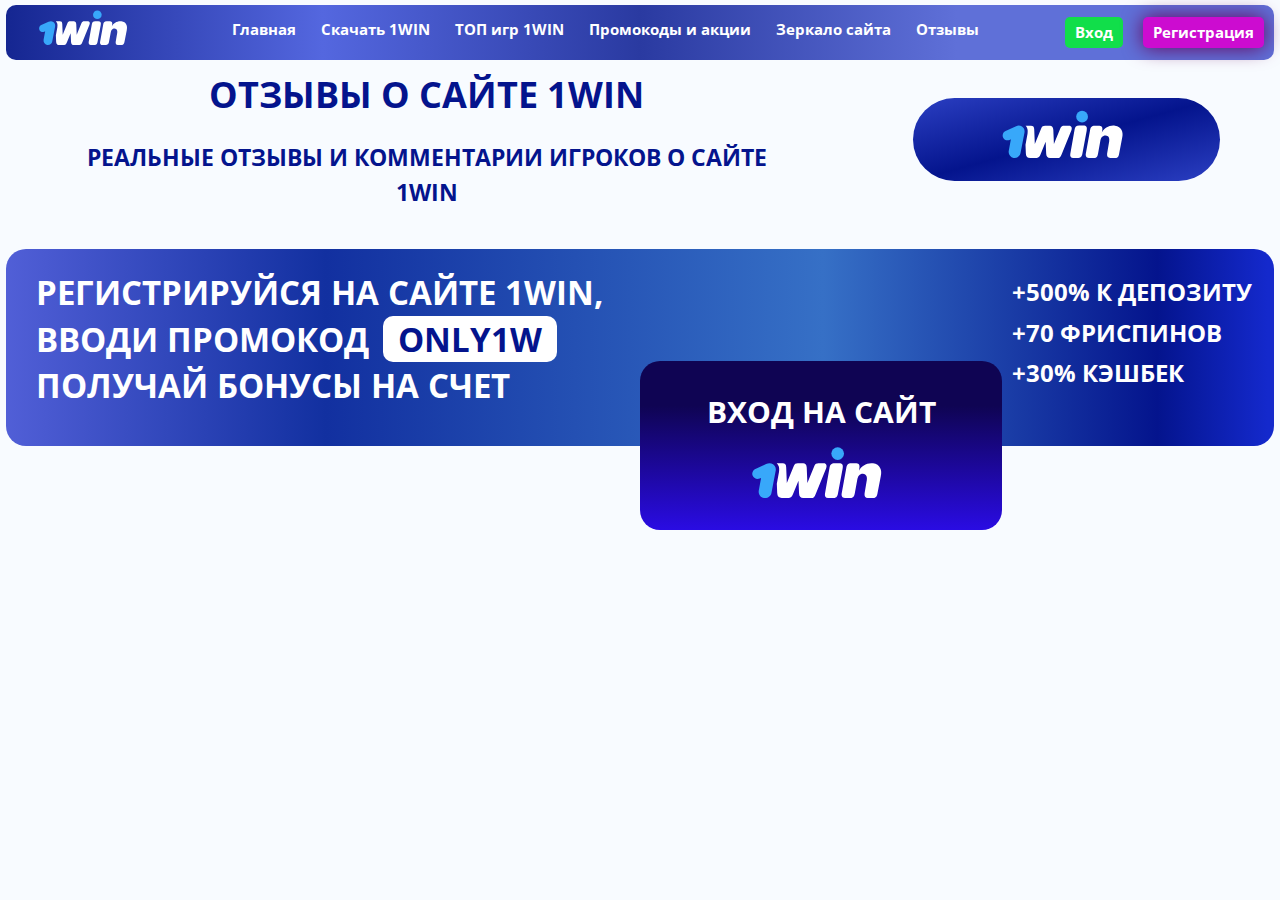
<file: review.html>
<!DOCTYPE html>
<html lang="en">
    <head>
        <meta charset="UTF-8">
        <meta name="viewport" content="width=device-width, initial-scale=1.0">
        <link rel="preconnect" href="https://fonts.googleapis.com">
        <link rel="preconnect" href="https://fonts.gstatic.com" crossorigin>
        <link href="https://fonts.googleapis.com/css2?family=Open+Sans:ital,wght@0,300..800;1,300..800&display=swap"
            rel="stylesheet">
        <link rel="stylesheet"
            href="https://fonts.googleapis.com/css2?family=Material+Symbols+Outlined:opsz,wght,FILL,GRAD@20..48,100..700,0..1,-50..200" />
        <link rel="stylesheet" href="./css/reset.css">
        <link rel="stylesheet" href="./css/index.css">
        <link rel="stylesheet" href="./css/review.css">
        <title>1win</title>
    </head>
    
    <body>
        <div class="wrapper">
    
    
            <header>
                <div class="burger">
                    <div class="burger_button" id="burger_button">
                        <div class="burger_menu" id="burger_menu">
                            <hr id="burger_hr" class="burger_hr">
                        </div>
                    </div>
    
                </div>
                <div class="logo">
                    <a href="./index.html"><svg data-v-66724ed8="" version="1.1" class="logo_img"
                            xmlns="http://www.w3.org/2000/svg" x="0px" y="0px" viewBox="0 0 970 493" xml:space="preserve">
                            <rect data-v-66724ed8="" x="0.1" y="0" width="970" height="493" class="st0" fill="none">
                            </rect>
                            <g data-v-66724ed8="">
                                <linearGradient data-v-66724ed8="" gradientUnits="userSpaceOnUse" x1="170.9794" y1="475.136"
                                    x2="170.9794" y2="252.1185" gradientTransform="matrix(1 0 0 1 0 -92.9841)">
                                    <stop data-v-66724ed8="" offset="0" style="stop-color: rgb(1, 103, 202);"></stop>
                                    <stop data-v-66724ed8="" offset="1" style="stop-color: rgb(56, 168, 250);"></stop>
                                </linearGradient>
                                <path data-v-66724ed8="" fill="rgb(56, 168, 250)"
                                    d="M235,207.3c3.6-17.3-2.9-29.7-14.5-37.8c-10.6-7.1-24-8.1-38.2-1.1L123.3,195 c-14.8,6.7-21.2,24-14.8,38.5c6.7,14.8,23.7,21.2,38.5,14.8l7.8-3.6l-12.7,69c-3.6,20.8,9.9,37.8,28.3,41.4 c19.5,3.6,38.5-9.2,41.7-28.7L235,207.3z"
                                    class="st1"></path>
                                <linearGradient data-v-66724ed8="" gradientUnits="userSpaceOnUse" x1="707.7445"
                                    y1="453.6779" x2="707.7445" y2="251.8257"
                                    gradientTransform="matrix(1 0 0 1 0 -92.9841)">
                                    <stop data-v-66724ed8="" offset="0" style="stop-color: rgb(200, 199, 199);"></stop>
                                    <stop data-v-66724ed8="" offset="7.627892e-02" style="stop-color: rgb(214, 213, 213);">
                                    </stop>
                                    <stop data-v-66724ed8="" offset="0.216" style="stop-color: rgb(232, 232, 232);">
                                    </stop>
                                    <stop data-v-66724ed8="" offset="0.3802" style="stop-color: rgb(245, 245, 245);">
                                    </stop>
                                    <stop data-v-66724ed8="" offset="0.5898" style="stop-color: rgb(253, 253, 253);">
                                    </stop>
                                    <stop data-v-66724ed8="" offset="1" style="stop-color: rgb(255, 255, 255);"></stop>
                                </linearGradient>
                                <path data-v-66724ed8="" fill="rgb(255, 255, 255)"
                                    d="M771.7,164.4c-32.5-4.7-65.3,14.3-77.8,41.1l2.1-11.7c5.3-23.7-4.6-30-21.5-30h-21.9 c-20.8,0-25.5,11.3-28,24.4l-25.5,141.4c-2.1,9.6-0.7,26.2,18,26.2h30.4c18,0,21.5-14.1,24-27.6l12.3-67.9 c2.9-15.5,5.3-23,10.6-28.7c8.1-9.2,24.4-13.4,35.7-4.2c6.7,5.6,9.2,15.2,7.4,28.7l-12.3,73.5c-2.7,16.3,4.2,26.2,17.7,26.2h30.4 c17.3,0,20.8-13.4,23.3-27.6l17.8-92.1C822.7,202.9,811,170.1,771.7,164.4z"
                                    class="st2"></path>
                                <linearGradient data-v-66724ed8="" gradientUnits="userSpaceOnUse" x1="576.8108"
                                    y1="256.0479" x2="576.8108" y2="156.935" gradientTransform="matrix(1 0 0 1 0 -92.9841)">
                                    <stop data-v-66724ed8="" offset="0" style="stop-color: rgb(1, 103, 202);"></stop>
                                    <stop data-v-66724ed8="" offset="1" style="stop-color: rgb(56, 168, 250);"></stop>
                                </linearGradient>
                                <ellipse data-v-66724ed8="" fill="rgb(56, 168, 250)" cx="576.8" cy="110.7" rx="35" ry="34.7"
                                    class="st3">
                                </ellipse>
                                <linearGradient data-v-66724ed8="" gradientUnits="userSpaceOnUse" x1="555.777" y1="454.0296"
                                    x2="555.777" y2="252.2516" gradientTransform="matrix(1 0 0 1 0 -92.9841)">
                                    <stop data-v-66724ed8="" offset="0" style="stop-color: rgb(200, 199, 199);"></stop>
                                    <stop data-v-66724ed8="" offset="7.627892e-02" style="stop-color: rgb(214, 213, 213);">
                                    </stop>
                                    <stop data-v-66724ed8="" offset="0.216" style="stop-color: rgb(232, 232, 232);">
                                    </stop>
                                    <stop data-v-66724ed8="" offset="0.3802" style="stop-color: rgb(245, 245, 245);">
                                    </stop>
                                    <stop data-v-66724ed8="" offset="0.5898" style="stop-color: rgb(253, 253, 253);">
                                    </stop>
                                    <stop data-v-66724ed8="" offset="1" style="stop-color: rgb(255, 255, 255);"></stop>
                                </linearGradient>
                                <path data-v-66724ed8="" fill="rgb(255, 255, 255)"
                                    d="M579,328c-2.5,14.8-6.7,27.6-24,27.6h-30.7c-14.8,0-20.2-11-17.3-25.5L532.2,188 c2.5-15.2,9.2-24.4,28-24.4h23.3c19.8,0,24.7,9.6,20.5,30L579,328z"
                                    class="st4"></path>
                                <linearGradient data-v-66724ed8="" gradientUnits="userSpaceOnUse" x1="378.6454" y1="453.667"
                                    x2="378.6454" y2="252.2527" gradientTransform="matrix(1 0 0 1 0 -92.9841)">
                                    <stop data-v-66724ed8="" offset="0" style="stop-color: rgb(200, 199, 199);"></stop>
                                    <stop data-v-66724ed8="" offset="7.627892e-02" style="stop-color: rgb(214, 213, 213);">
                                    </stop>
                                    <stop data-v-66724ed8="" offset="0.216" style="stop-color: rgb(232, 232, 232);">
                                    </stop>
                                    <stop data-v-66724ed8="" offset="0.3802" style="stop-color: rgb(245, 245, 245);">
                                    </stop>
                                    <stop data-v-66724ed8="" offset="0.5898" style="stop-color: rgb(253, 253, 253);">
                                    </stop>
                                    <stop data-v-66724ed8="" offset="1" style="stop-color: rgb(255, 255, 255);"></stop>
                                </linearGradient>
                                <path data-v-66724ed8="" fill="rgb(255, 255, 255)"
                                    d="M241.2,163.6c7.8,9.2,17,20.5,12.3,48.1l-12,64.8l2.1,52c0.4,18.8,9.6,26.9,25.1,26.9h39.6 c12.3,0,17.7-9.6,22.6-21.5l30-73.9l3.2,70.7c0.4,15.5,8.1,25.1,22.6,25.1h44.9c12.7,0,18-7.8,23.7-21.5l57.6-141.4 c6.3-14.5,2.5-29-13.1-29h-28.7c-10.6,0-18,3.6-22.3,13.8l-38.9,94.6l-3.6-84.5c-0.7-18-9.2-24-19.5-24h-29.3 c-11.7,0-18.4,4.6-21.9,13.4l-38.9,95.5l-3.6-87c-0.4-16.3-6-21.9-19.1-21.9H249H241.2L241.2,163.6z"
                                    class="st5"></path>
                            </g>
                        </svg></a>
                </div>
                <nav>
                    <ul class="nav_list">
                        <li><a href="./index.html">Главная</a>
                            <hr>
                        </li>
                        <li><a href="./download.html">Скачать 1WIN</a>
                            <hr>
                        </li>
                        <li><a href="./top.html">ТОП игр 1WIN</a>
                            <hr>
                        </li>
                        <li><a href="./promocode.html">Промокоды и акции</a>
                            <hr>
                        </li>
                        <li><a href="./miror.html">Зеркало сайта</a>
                            <hr>
                        </li>
                        <li><a href="./review.html">Отзывы</a>
                            <hr>
                        </li>
                    </ul>
                </nav>
    
                <div class="registration">
                    <button class="nav_button" data-link="getLink">Вход</button>
                    <button class="nav_button reg_button" data-link="getLink">Регистрация</button>
                </div>
    
    
            </header>
            <div id="burger_wrapper" class="burger_wrapper">
                <div class="wrapper_nav_burger">
                    <nav id="burger_nav" class="burger_nav">
                        <ul class="burger_list" id="burger_list">
                            <li>
                                <a href="./index.html">Главная</a>
                                <hr>
                            </li>
                            <li>
                                <a href="./download.html">Скачать 1WIN</a>
                                <hr>
                            </li>
                            <li>
                                <a href="./top.html">ТОП игр 1WIN</a>
                                <hr>
                            </li>
                            <li>
                                <a href="./promocode.html">Промокоды и акции</a>
                                <hr>
                            </li>
                            <li>
                                <a href="./miror.html">Зеркало сайта</a>
                                <hr>
                            </li>
                            <li>
                                <a href="./review.html">Отзывы</a>
                                <hr>
                            </li>
                        </ul>
                    </nav>
                </div>
            </div>
            <main>
                <div class="promo">
    
                    <section class="promo_section ">
                        <h1>ОТЗЫВЫ О САЙТЕ 1WIN
                        </h1>
                        
                        <h3>РЕАЛЬНЫЕ ОТЗЫВЫ И КОММЕНТАРИИ ИГРОКОВ О САЙТЕ 1WIN</h3>
    
                    </section>
                    <a href="#" rel="nofollow" class="promo_logo" data-link="getLink">
                            <svg data-v-66724ed8="" version="1.1" class="logo_img" xmlns="http://www.w3.org/2000/svg" x="0px" y="0px" viewBox="0 0 970 493" xml:space="preserve">
                                <rect data-v-66724ed8="" x="0.1" y="0" width="970" height="493" class="st0" fill="none">
                                </rect>
                                <g data-v-66724ed8="">
                                    <linearGradient data-v-66724ed8="" gradientUnits="userSpaceOnUse" x1="170.9794" y1="475.136" x2="170.9794" y2="252.1185" gradientTransform="matrix(1 0 0 1 0 -92.9841)">
                                        <stop data-v-66724ed8="" offset="0" style="stop-color: rgb(1, 103, 202);"></stop>
                                        <stop data-v-66724ed8="" offset="1" style="stop-color: rgb(56, 168, 250);"></stop>
                                    </linearGradient>
                                    <path data-v-66724ed8="" fill="rgb(56, 168, 250)" d="M235,207.3c3.6-17.3-2.9-29.7-14.5-37.8c-10.6-7.1-24-8.1-38.2-1.1L123.3,195 c-14.8,6.7-21.2,24-14.8,38.5c6.7,14.8,23.7,21.2,38.5,14.8l7.8-3.6l-12.7,69c-3.6,20.8,9.9,37.8,28.3,41.4 c19.5,3.6,38.5-9.2,41.7-28.7L235,207.3z" class="st1"></path>
                                    <linearGradient data-v-66724ed8="" gradientUnits="userSpaceOnUse" x1="707.7445" y1="453.6779" x2="707.7445" y2="251.8257" gradientTransform="matrix(1 0 0 1 0 -92.9841)">
                                        <stop data-v-66724ed8="" offset="0" style="stop-color: rgb(200, 199, 199);"></stop>
                                        <stop data-v-66724ed8="" offset="7.627892e-02" style="stop-color: rgb(214, 213, 213);">
                                        </stop>
                                        <stop data-v-66724ed8="" offset="0.216" style="stop-color: rgb(232, 232, 232);">
                                        </stop>
                                        <stop data-v-66724ed8="" offset="0.3802" style="stop-color: rgb(245, 245, 245);">
                                        </stop>
                                        <stop data-v-66724ed8="" offset="0.5898" style="stop-color: rgb(253, 253, 253);">
                                        </stop>
                                        <stop data-v-66724ed8="" offset="1" style="stop-color: rgb(255, 255, 255);"></stop>
                                    </linearGradient>
                                    <path data-v-66724ed8="" fill="rgb(255, 255, 255)" d="M771.7,164.4c-32.5-4.7-65.3,14.3-77.8,41.1l2.1-11.7c5.3-23.7-4.6-30-21.5-30h-21.9 c-20.8,0-25.5,11.3-28,24.4l-25.5,141.4c-2.1,9.6-0.7,26.2,18,26.2h30.4c18,0,21.5-14.1,24-27.6l12.3-67.9 c2.9-15.5,5.3-23,10.6-28.7c8.1-9.2,24.4-13.4,35.7-4.2c6.7,5.6,9.2,15.2,7.4,28.7l-12.3,73.5c-2.7,16.3,4.2,26.2,17.7,26.2h30.4 c17.3,0,20.8-13.4,23.3-27.6l17.8-92.1C822.7,202.9,811,170.1,771.7,164.4z" class="st2"></path>
                                    <linearGradient data-v-66724ed8="" gradientUnits="userSpaceOnUse" x1="576.8108" y1="256.0479" x2="576.8108" y2="156.935" gradientTransform="matrix(1 0 0 1 0 -92.9841)">
                                        <stop data-v-66724ed8="" offset="0" style="stop-color: rgb(1, 103, 202);"></stop>
                                        <stop data-v-66724ed8="" offset="1" style="stop-color: rgb(56, 168, 250);"></stop>
                                    </linearGradient>
                                    <ellipse data-v-66724ed8="" fill="rgb(56, 168, 250)" cx="576.8" cy="110.7" rx="35" ry="34.7" class="st3">
                                    </ellipse>
                                    <linearGradient data-v-66724ed8="" gradientUnits="userSpaceOnUse" x1="555.777" y1="454.0296" x2="555.777" y2="252.2516" gradientTransform="matrix(1 0 0 1 0 -92.9841)">
                                        <stop data-v-66724ed8="" offset="0" style="stop-color: rgb(200, 199, 199);"></stop>
                                        <stop data-v-66724ed8="" offset="7.627892e-02" style="stop-color: rgb(214, 213, 213);">
                                        </stop>
                                        <stop data-v-66724ed8="" offset="0.216" style="stop-color: rgb(232, 232, 232);">
                                        </stop>
                                        <stop data-v-66724ed8="" offset="0.3802" style="stop-color: rgb(245, 245, 245);">
                                        </stop>
                                        <stop data-v-66724ed8="" offset="0.5898" style="stop-color: rgb(253, 253, 253);">
                                        </stop>
                                        <stop data-v-66724ed8="" offset="1" style="stop-color: rgb(255, 255, 255);"></stop>
                                    </linearGradient>
                                    <path data-v-66724ed8="" fill="rgb(255, 255, 255)" d="M579,328c-2.5,14.8-6.7,27.6-24,27.6h-30.7c-14.8,0-20.2-11-17.3-25.5L532.2,188 c2.5-15.2,9.2-24.4,28-24.4h23.3c19.8,0,24.7,9.6,20.5,30L579,328z" class="st4"></path>
                                    <linearGradient data-v-66724ed8="" gradientUnits="userSpaceOnUse" x1="378.6454" y1="453.667" x2="378.6454" y2="252.2527" gradientTransform="matrix(1 0 0 1 0 -92.9841)">
                                        <stop data-v-66724ed8="" offset="0" style="stop-color: rgb(200, 199, 199);"></stop>
                                        <stop data-v-66724ed8="" offset="7.627892e-02" style="stop-color: rgb(214, 213, 213);">
                                        </stop>
                                        <stop data-v-66724ed8="" offset="0.216" style="stop-color: rgb(232, 232, 232);">
                                        </stop>
                                        <stop data-v-66724ed8="" offset="0.3802" style="stop-color: rgb(245, 245, 245);">
                                        </stop>
                                        <stop data-v-66724ed8="" offset="0.5898" style="stop-color: rgb(253, 253, 253);">
                                        </stop>
                                        <stop data-v-66724ed8="" offset="1" style="stop-color: rgb(255, 255, 255);"></stop>
                                    </linearGradient>
                                    <path data-v-66724ed8="" fill="rgb(255, 255, 255)" d="M241.2,163.6c7.8,9.2,17,20.5,12.3,48.1l-12,64.8l2.1,52c0.4,18.8,9.6,26.9,25.1,26.9h39.6 c12.3,0,17.7-9.6,22.6-21.5l30-73.9l3.2,70.7c0.4,15.5,8.1,25.1,22.6,25.1h44.9c12.7,0,18-7.8,23.7-21.5l57.6-141.4 c6.3-14.5,2.5-29-13.1-29h-28.7c-10.6,0-18,3.6-22.3,13.8l-38.9,94.6l-3.6-84.5c-0.7-18-9.2-24-19.5-24h-29.3 c-11.7,0-18.4,4.6-21.9,13.4l-38.9,95.5l-3.6-87c-0.4-16.3-6-21.9-19.1-21.9H249H241.2L241.2,163.6z" class="st5"></path>
                                </g>
                            </svg></a>
                </div>
                <section class="title">
    
                    <h2>РЕГИСТРИРУЙСЯ НА САЙТЕ 1WIN, ВВОДИ ПРОМОКОД <span>ONLY1W</span> ПОЛУЧАЙ БОНУСЫ НА СЧЕТ</h2>
    
    
                    <section class="link_site" data-link="getLink">
                        <h4>ВХОД НА САЙТ</h4>
                        <div class="title_img">
                            <svg data-v-66724ed8="" version="1.1" class="logo_img" xmlns="http://www.w3.org/2000/svg"
                                x="0px" y="0px" viewBox="0 0 970 493" xml:space="preserve">
                                <rect data-v-66724ed8="" x="0.1" y="0" width="970" height="493" class="st0" fill="none">
                                </rect>
                                <g data-v-66724ed8="">
                                    <linearGradient data-v-66724ed8="" gradientUnits="userSpaceOnUse" x1="170.9794"
                                        y1="475.136" x2="170.9794" y2="252.1185"
                                        gradientTransform="matrix(1 0 0 1 0 -92.9841)">
                                        <stop data-v-66724ed8="" offset="0" style="stop-color: rgb(1, 103, 202);">
                                        </stop>
                                        <stop data-v-66724ed8="" offset="1" style="stop-color: rgb(56, 168, 250);">
                                        </stop>
                                    </linearGradient>
                                    <path data-v-66724ed8="" fill="rgb(56, 168, 250)"
                                        d="M235,207.3c3.6-17.3-2.9-29.7-14.5-37.8c-10.6-7.1-24-8.1-38.2-1.1L123.3,195 c-14.8,6.7-21.2,24-14.8,38.5c6.7,14.8,23.7,21.2,38.5,14.8l7.8-3.6l-12.7,69c-3.6,20.8,9.9,37.8,28.3,41.4 c19.5,3.6,38.5-9.2,41.7-28.7L235,207.3z"
                                        class="st1"></path>
                                    <linearGradient data-v-66724ed8="" gradientUnits="userSpaceOnUse" x1="707.7445"
                                        y1="453.6779" x2="707.7445" y2="251.8257"
                                        gradientTransform="matrix(1 0 0 1 0 -92.9841)">
                                        <stop data-v-66724ed8="" offset="0" style="stop-color: rgb(200, 199, 199);">
                                        </stop>
                                        <stop data-v-66724ed8="" offset="7.627892e-02"
                                            style="stop-color: rgb(214, 213, 213);">
                                        </stop>
                                        <stop data-v-66724ed8="" offset="0.216" style="stop-color: rgb(232, 232, 232);">
                                        </stop>
                                        <stop data-v-66724ed8="" offset="0.3802" style="stop-color: rgb(245, 245, 245);">
                                        </stop>
                                        <stop data-v-66724ed8="" offset="0.5898" style="stop-color: rgb(253, 253, 253);">
                                        </stop>
                                        <stop data-v-66724ed8="" offset="1" style="stop-color: rgb(255, 255, 255);">
                                        </stop>
                                    </linearGradient>
                                    <path data-v-66724ed8="" fill="rgb(255, 255, 255)"
                                        d="M771.7,164.4c-32.5-4.7-65.3,14.3-77.8,41.1l2.1-11.7c5.3-23.7-4.6-30-21.5-30h-21.9 c-20.8,0-25.5,11.3-28,24.4l-25.5,141.4c-2.1,9.6-0.7,26.2,18,26.2h30.4c18,0,21.5-14.1,24-27.6l12.3-67.9 c2.9-15.5,5.3-23,10.6-28.7c8.1-9.2,24.4-13.4,35.7-4.2c6.7,5.6,9.2,15.2,7.4,28.7l-12.3,73.5c-2.7,16.3,4.2,26.2,17.7,26.2h30.4 c17.3,0,20.8-13.4,23.3-27.6l17.8-92.1C822.7,202.9,811,170.1,771.7,164.4z"
                                        class="st2"></path>
                                    <linearGradient data-v-66724ed8="" gradientUnits="userSpaceOnUse" x1="576.8108"
                                        y1="256.0479" x2="576.8108" y2="156.935"
                                        gradientTransform="matrix(1 0 0 1 0 -92.9841)">
                                        <stop data-v-66724ed8="" offset="0" style="stop-color: rgb(1, 103, 202);">
                                        </stop>
                                        <stop data-v-66724ed8="" offset="1" style="stop-color: rgb(56, 168, 250);">
                                        </stop>
                                    </linearGradient>
                                    <ellipse data-v-66724ed8="" fill="rgb(56, 168, 250)" cx="576.8" cy="110.7" rx="35"
                                        ry="34.7" class="st3">
                                    </ellipse>
                                    <linearGradient data-v-66724ed8="" gradientUnits="userSpaceOnUse" x1="555.777"
                                        y1="454.0296" x2="555.777" y2="252.2516"
                                        gradientTransform="matrix(1 0 0 1 0 -92.9841)">
                                        <stop data-v-66724ed8="" offset="0" style="stop-color: rgb(200, 199, 199);">
                                        </stop>
                                        <stop data-v-66724ed8="" offset="7.627892e-02"
                                            style="stop-color: rgb(214, 213, 213);">
                                        </stop>
                                        <stop data-v-66724ed8="" offset="0.216" style="stop-color: rgb(232, 232, 232);">
                                        </stop>
                                        <stop data-v-66724ed8="" offset="0.3802" style="stop-color: rgb(245, 245, 245);">
                                        </stop>
                                        <stop data-v-66724ed8="" offset="0.5898" style="stop-color: rgb(253, 253, 253);">
                                        </stop>
                                        <stop data-v-66724ed8="" offset="1" style="stop-color: rgb(255, 255, 255);">
                                        </stop>
                                    </linearGradient>
                                    <path data-v-66724ed8="" fill="rgb(255, 255, 255)"
                                        d="M579,328c-2.5,14.8-6.7,27.6-24,27.6h-30.7c-14.8,0-20.2-11-17.3-25.5L532.2,188 c2.5-15.2,9.2-24.4,28-24.4h23.3c19.8,0,24.7,9.6,20.5,30L579,328z"
                                        class="st4"></path>
                                    <linearGradient data-v-66724ed8="" gradientUnits="userSpaceOnUse" x1="378.6454"
                                        y1="453.667" x2="378.6454" y2="252.2527"
                                        gradientTransform="matrix(1 0 0 1 0 -92.9841)">
                                        <stop data-v-66724ed8="" offset="0" style="stop-color: rgb(200, 199, 199);">
                                        </stop>
                                        <stop data-v-66724ed8="" offset="7.627892e-02"
                                            style="stop-color: rgb(214, 213, 213);">
                                        </stop>
                                        <stop data-v-66724ed8="" offset="0.216" style="stop-color: rgb(232, 232, 232);">
                                        </stop>
                                        <stop data-v-66724ed8="" offset="0.3802" style="stop-color: rgb(245, 245, 245);">
                                        </stop>
                                        <stop data-v-66724ed8="" offset="0.5898" style="stop-color: rgb(253, 253, 253);">
                                        </stop>
                                        <stop data-v-66724ed8="" offset="1" style="stop-color: rgb(255, 255, 255);">
                                        </stop>
                                    </linearGradient>
                                    <path data-v-66724ed8="" fill="rgb(255, 255, 255)"
                                        d="M241.2,163.6c7.8,9.2,17,20.5,12.3,48.1l-12,64.8l2.1,52c0.4,18.8,9.6,26.9,25.1,26.9h39.6 c12.3,0,17.7-9.6,22.6-21.5l30-73.9l3.2,70.7c0.4,15.5,8.1,25.1,22.6,25.1h44.9c12.7,0,18-7.8,23.7-21.5l57.6-141.4 c6.3-14.5,2.5-29-13.1-29h-28.7c-10.6,0-18,3.6-22.3,13.8l-38.9,94.6l-3.6-84.5c-0.7-18-9.2-24-19.5-24h-29.3 c-11.7,0-18.4,4.6-21.9,13.4l-38.9,95.5l-3.6-87c-0.4-16.3-6-21.9-19.1-21.9H249H241.2L241.2,163.6z"
                                        class="st5"></path>
                                </g>
                            </svg>
                        </div>
                    </section>
                    <ul>
                        <li>+500% К ДЕПОЗИТУ</li>
                        <li>+70 ФРИСПИНОВ</li>
                        <li>+30% КЭШБЕК</li>
                    </ul>
    
                </section>
            </main>
        </div>
    
        <script src="./js/index.js"></script>
    </body>
</html>
</file>
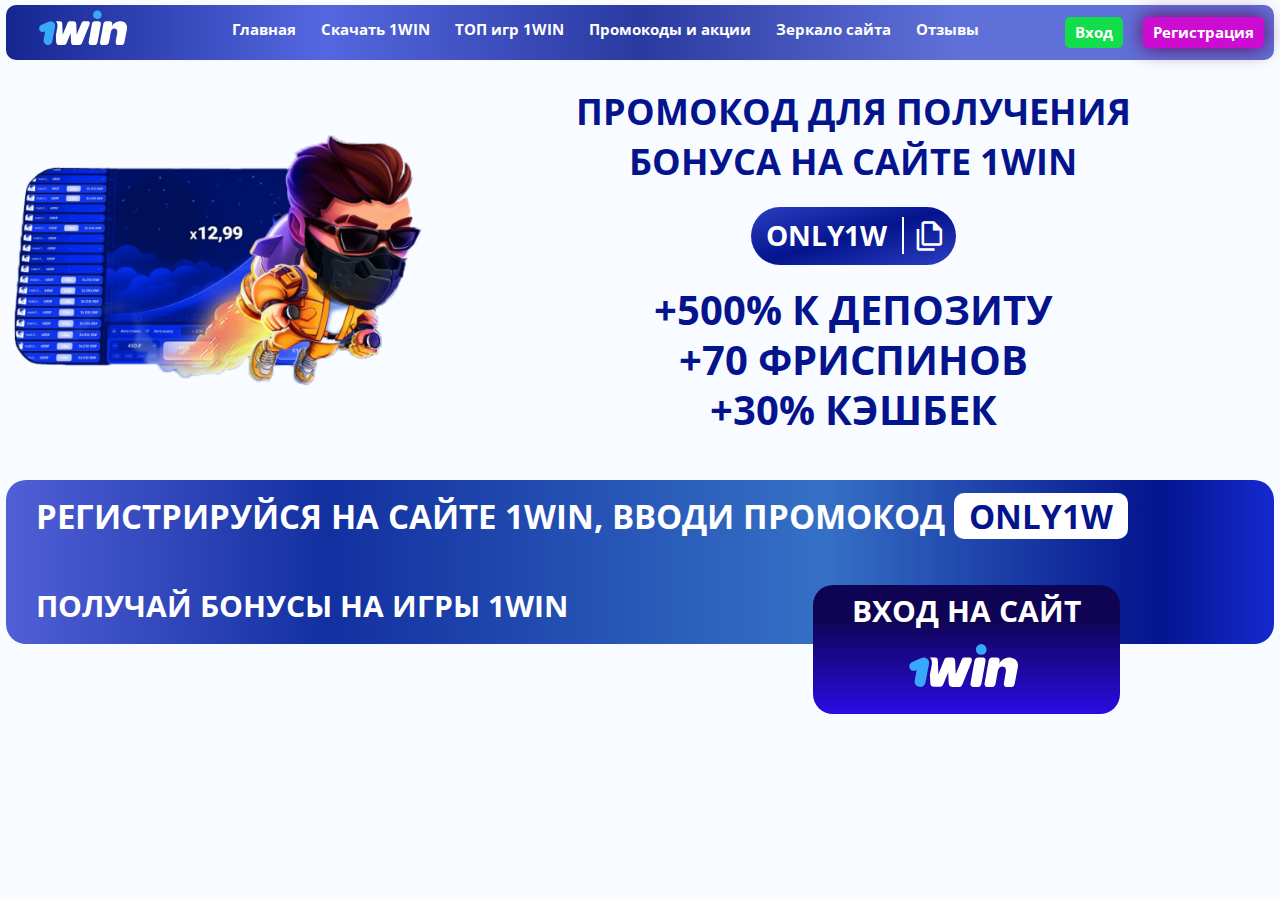
<file: top.html>
<!DOCTYPE html>
<html lang="en">

<head>
    <meta charset="UTF-8">
    <meta name="viewport" content="width=device-width, initial-scale=1.0">
    <link rel="preconnect" href="https://fonts.googleapis.com">
    <link rel="preconnect" href="https://fonts.gstatic.com" crossorigin>
    <link href="https://fonts.googleapis.com/css2?family=Open+Sans:ital,wght@0,300..800;1,300..800&display=swap"
        rel="stylesheet">
    <link rel="stylesheet"
        href="https://fonts.googleapis.com/css2?family=Material+Symbols+Outlined:opsz,wght,FILL,GRAD@20..48,100..700,0..1,-50..200" />
    <link rel="stylesheet" href="./css/reset.css">
    <link rel="stylesheet" href="./css/index.css">
    <link rel="stylesheet" href="./css/top.css">
    <title>1win</title>
</head>

<body>
    <div class="wrapper">


        <header>
            <div class="burger">
                <div class="burger_button" id="burger_button">
                    <div class="burger_menu" id="burger_menu">
                        <hr id="burger_hr" class="burger_hr">
                    </div>
                </div>

            </div>
            <div class="logo">
                <a href="./index.html"><svg data-v-66724ed8="" version="1.1" class="logo_img"
                        xmlns="http://www.w3.org/2000/svg" x="0px" y="0px" viewBox="0 0 970 493" xml:space="preserve">
                        <rect data-v-66724ed8="" x="0.1" y="0" width="970" height="493" class="st0" fill="none">
                        </rect>
                        <g data-v-66724ed8="">
                            <linearGradient data-v-66724ed8="" gradientUnits="userSpaceOnUse" x1="170.9794" y1="475.136"
                                x2="170.9794" y2="252.1185" gradientTransform="matrix(1 0 0 1 0 -92.9841)">
                                <stop data-v-66724ed8="" offset="0" style="stop-color: rgb(1, 103, 202);"></stop>
                                <stop data-v-66724ed8="" offset="1" style="stop-color: rgb(56, 168, 250);"></stop>
                            </linearGradient>
                            <path data-v-66724ed8="" fill="rgb(56, 168, 250)"
                                d="M235,207.3c3.6-17.3-2.9-29.7-14.5-37.8c-10.6-7.1-24-8.1-38.2-1.1L123.3,195 c-14.8,6.7-21.2,24-14.8,38.5c6.7,14.8,23.7,21.2,38.5,14.8l7.8-3.6l-12.7,69c-3.6,20.8,9.9,37.8,28.3,41.4 c19.5,3.6,38.5-9.2,41.7-28.7L235,207.3z"
                                class="st1"></path>
                            <linearGradient data-v-66724ed8="" gradientUnits="userSpaceOnUse" x1="707.7445"
                                y1="453.6779" x2="707.7445" y2="251.8257"
                                gradientTransform="matrix(1 0 0 1 0 -92.9841)">
                                <stop data-v-66724ed8="" offset="0" style="stop-color: rgb(200, 199, 199);"></stop>
                                <stop data-v-66724ed8="" offset="7.627892e-02" style="stop-color: rgb(214, 213, 213);">
                                </stop>
                                <stop data-v-66724ed8="" offset="0.216" style="stop-color: rgb(232, 232, 232);">
                                </stop>
                                <stop data-v-66724ed8="" offset="0.3802" style="stop-color: rgb(245, 245, 245);">
                                </stop>
                                <stop data-v-66724ed8="" offset="0.5898" style="stop-color: rgb(253, 253, 253);">
                                </stop>
                                <stop data-v-66724ed8="" offset="1" style="stop-color: rgb(255, 255, 255);"></stop>
                            </linearGradient>
                            <path data-v-66724ed8="" fill="rgb(255, 255, 255)"
                                d="M771.7,164.4c-32.5-4.7-65.3,14.3-77.8,41.1l2.1-11.7c5.3-23.7-4.6-30-21.5-30h-21.9 c-20.8,0-25.5,11.3-28,24.4l-25.5,141.4c-2.1,9.6-0.7,26.2,18,26.2h30.4c18,0,21.5-14.1,24-27.6l12.3-67.9 c2.9-15.5,5.3-23,10.6-28.7c8.1-9.2,24.4-13.4,35.7-4.2c6.7,5.6,9.2,15.2,7.4,28.7l-12.3,73.5c-2.7,16.3,4.2,26.2,17.7,26.2h30.4 c17.3,0,20.8-13.4,23.3-27.6l17.8-92.1C822.7,202.9,811,170.1,771.7,164.4z"
                                class="st2"></path>
                            <linearGradient data-v-66724ed8="" gradientUnits="userSpaceOnUse" x1="576.8108"
                                y1="256.0479" x2="576.8108" y2="156.935" gradientTransform="matrix(1 0 0 1 0 -92.9841)">
                                <stop data-v-66724ed8="" offset="0" style="stop-color: rgb(1, 103, 202);"></stop>
                                <stop data-v-66724ed8="" offset="1" style="stop-color: rgb(56, 168, 250);"></stop>
                            </linearGradient>
                            <ellipse data-v-66724ed8="" fill="rgb(56, 168, 250)" cx="576.8" cy="110.7" rx="35" ry="34.7"
                                class="st3">
                            </ellipse>
                            <linearGradient data-v-66724ed8="" gradientUnits="userSpaceOnUse" x1="555.777" y1="454.0296"
                                x2="555.777" y2="252.2516" gradientTransform="matrix(1 0 0 1 0 -92.9841)">
                                <stop data-v-66724ed8="" offset="0" style="stop-color: rgb(200, 199, 199);"></stop>
                                <stop data-v-66724ed8="" offset="7.627892e-02" style="stop-color: rgb(214, 213, 213);">
                                </stop>
                                <stop data-v-66724ed8="" offset="0.216" style="stop-color: rgb(232, 232, 232);">
                                </stop>
                                <stop data-v-66724ed8="" offset="0.3802" style="stop-color: rgb(245, 245, 245);">
                                </stop>
                                <stop data-v-66724ed8="" offset="0.5898" style="stop-color: rgb(253, 253, 253);">
                                </stop>
                                <stop data-v-66724ed8="" offset="1" style="stop-color: rgb(255, 255, 255);"></stop>
                            </linearGradient>
                            <path data-v-66724ed8="" fill="rgb(255, 255, 255)"
                                d="M579,328c-2.5,14.8-6.7,27.6-24,27.6h-30.7c-14.8,0-20.2-11-17.3-25.5L532.2,188 c2.5-15.2,9.2-24.4,28-24.4h23.3c19.8,0,24.7,9.6,20.5,30L579,328z"
                                class="st4"></path>
                            <linearGradient data-v-66724ed8="" gradientUnits="userSpaceOnUse" x1="378.6454" y1="453.667"
                                x2="378.6454" y2="252.2527" gradientTransform="matrix(1 0 0 1 0 -92.9841)">
                                <stop data-v-66724ed8="" offset="0" style="stop-color: rgb(200, 199, 199);"></stop>
                                <stop data-v-66724ed8="" offset="7.627892e-02" style="stop-color: rgb(214, 213, 213);">
                                </stop>
                                <stop data-v-66724ed8="" offset="0.216" style="stop-color: rgb(232, 232, 232);">
                                </stop>
                                <stop data-v-66724ed8="" offset="0.3802" style="stop-color: rgb(245, 245, 245);">
                                </stop>
                                <stop data-v-66724ed8="" offset="0.5898" style="stop-color: rgb(253, 253, 253);">
                                </stop>
                                <stop data-v-66724ed8="" offset="1" style="stop-color: rgb(255, 255, 255);"></stop>
                            </linearGradient>
                            <path data-v-66724ed8="" fill="rgb(255, 255, 255)"
                                d="M241.2,163.6c7.8,9.2,17,20.5,12.3,48.1l-12,64.8l2.1,52c0.4,18.8,9.6,26.9,25.1,26.9h39.6 c12.3,0,17.7-9.6,22.6-21.5l30-73.9l3.2,70.7c0.4,15.5,8.1,25.1,22.6,25.1h44.9c12.7,0,18-7.8,23.7-21.5l57.6-141.4 c6.3-14.5,2.5-29-13.1-29h-28.7c-10.6,0-18,3.6-22.3,13.8l-38.9,94.6l-3.6-84.5c-0.7-18-9.2-24-19.5-24h-29.3 c-11.7,0-18.4,4.6-21.9,13.4l-38.9,95.5l-3.6-87c-0.4-16.3-6-21.9-19.1-21.9H249H241.2L241.2,163.6z"
                                class="st5"></path>
                        </g>
                    </svg></a>

            </div>

            <nav>
                <ul class="nav_list">
                    <li><a href="./index.html">Главная</a>
                        <hr>
                    </li>
                    <li><a href="./download.html">Скачать 1WIN</a>
                        <hr>
                    </li>
                    <li><a href="./top.html">ТОП игр 1WIN</a>
                        <hr>
                    </li>
                    <li><a href="./promocode.html">Промокоды и акции</a>
                        <hr>
                    </li>
                    <li><a href="./miror.html">Зеркало сайта</a>
                        <hr>
                    </li>
                    <li><a href="./review.html">Отзывы</a>
                        <hr>
                    </li>
                </ul>
            </nav>

            <div class="registration">
                <button class="nav_button" data-link="getLink">Вход</button>
                <button class="nav_button reg_button" data-link="getLink">Регистрация</button>
            </div>


        </header>
        <div id="burger_wrapper" class="burger_wrapper">
            <div class="wrapper_nav_burger">
                <nav id="burger_nav" class="burger_nav">
                    <ul class="burger_list" id="burger_list">
                        <li>
                            <a href="./index.html">Главная</a>
                            <hr>
                        </li>
                        <li>
                            <a href="./download.html">Скачать 1WIN</a>
                            <hr>
                        </li>
                        <li>
                            <a href="./top.html">ТОП игр 1WIN</a>
                            <hr>
                        </li>
                        <li>
                            <a href="./promocode.html">Промокоды и акции</a>
                            <hr>
                        </li>
                        <li>
                            <a href="./miror.html">Зеркало сайта</a>
                            <hr>
                        </li>
                        <li>
                            <a href="./review.html">Отзывы</a>
                            <hr>
                        </li>
                    </ul>
                </nav>
            </div>
        </div>
        <main>
            <div class="promo">
                <img src="./img/image_game.png" alt="">
                <section class="promo_section ">
                    <h1>ПРОМОКОД ДЛЯ ПОЛУЧЕНИЯ БОНУСА НА САЙТЕ 1WIN
                    </h1>
                    <div class="promo_logo promo_code">
                        <p id="copy">ONLY1W</p>
                        <hr><span class="material-symbols-outlined">
                            file_copy
                        </span>
                        <div id="copy_modal">Промкод скопирован</div>
                    </div>
                    <h3>+500% К ДЕПОЗИТУ <br>
                        +70 ФРИСПИНОВ<br>
                        +30% КЭШБЕК
                    </h3>

                </section>
            </div>
            <section class="title download_title_wrapper">

                <h2>РЕГИСТРИРУЙСЯ НА САЙТЕ 1WIN, ВВОДИ ПРОМОКОД <span>ONLY1W</span></h2>
                <h4>ПОЛУЧАЙ БОНУСЫ НА ИГРЫ 1WIN</h4>

                <section class="link_site" data-link="getLink">
                    <h4>ВХОД НА САЙТ</h4>
                    <div class="title_img">
                        <svg data-v-66724ed8="" version="1.1" class="logo_img" xmlns="http://www.w3.org/2000/svg"
                            x="0px" y="0px" viewBox="0 0 970 493" xml:space="preserve">
                            <rect data-v-66724ed8="" x="0.1" y="0" width="970" height="493" class="st0" fill="none">
                            </rect>
                            <g data-v-66724ed8="">
                                <linearGradient data-v-66724ed8="" gradientUnits="userSpaceOnUse" x1="170.9794"
                                    y1="475.136" x2="170.9794" y2="252.1185"
                                    gradientTransform="matrix(1 0 0 1 0 -92.9841)">
                                    <stop data-v-66724ed8="" offset="0" style="stop-color: rgb(1, 103, 202);">
                                    </stop>
                                    <stop data-v-66724ed8="" offset="1" style="stop-color: rgb(56, 168, 250);">
                                    </stop>
                                </linearGradient>
                                <path data-v-66724ed8="" fill="rgb(56, 168, 250)"
                                    d="M235,207.3c3.6-17.3-2.9-29.7-14.5-37.8c-10.6-7.1-24-8.1-38.2-1.1L123.3,195 c-14.8,6.7-21.2,24-14.8,38.5c6.7,14.8,23.7,21.2,38.5,14.8l7.8-3.6l-12.7,69c-3.6,20.8,9.9,37.8,28.3,41.4 c19.5,3.6,38.5-9.2,41.7-28.7L235,207.3z"
                                    class="st1"></path>
                                <linearGradient data-v-66724ed8="" gradientUnits="userSpaceOnUse" x1="707.7445"
                                    y1="453.6779" x2="707.7445" y2="251.8257"
                                    gradientTransform="matrix(1 0 0 1 0 -92.9841)">
                                    <stop data-v-66724ed8="" offset="0" style="stop-color: rgb(200, 199, 199);">
                                    </stop>
                                    <stop data-v-66724ed8="" offset="7.627892e-02"
                                        style="stop-color: rgb(214, 213, 213);">
                                    </stop>
                                    <stop data-v-66724ed8="" offset="0.216" style="stop-color: rgb(232, 232, 232);">
                                    </stop>
                                    <stop data-v-66724ed8="" offset="0.3802"
                                        style="stop-color: rgb(245, 245, 245);">
                                    </stop>
                                    <stop data-v-66724ed8="" offset="0.5898"
                                        style="stop-color: rgb(253, 253, 253);">
                                    </stop>
                                    <stop data-v-66724ed8="" offset="1" style="stop-color: rgb(255, 255, 255);">
                                    </stop>
                                </linearGradient>
                                <path data-v-66724ed8="" fill="rgb(255, 255, 255)"
                                    d="M771.7,164.4c-32.5-4.7-65.3,14.3-77.8,41.1l2.1-11.7c5.3-23.7-4.6-30-21.5-30h-21.9 c-20.8,0-25.5,11.3-28,24.4l-25.5,141.4c-2.1,9.6-0.7,26.2,18,26.2h30.4c18,0,21.5-14.1,24-27.6l12.3-67.9 c2.9-15.5,5.3-23,10.6-28.7c8.1-9.2,24.4-13.4,35.7-4.2c6.7,5.6,9.2,15.2,7.4,28.7l-12.3,73.5c-2.7,16.3,4.2,26.2,17.7,26.2h30.4 c17.3,0,20.8-13.4,23.3-27.6l17.8-92.1C822.7,202.9,811,170.1,771.7,164.4z"
                                    class="st2"></path>
                                <linearGradient data-v-66724ed8="" gradientUnits="userSpaceOnUse" x1="576.8108"
                                    y1="256.0479" x2="576.8108" y2="156.935"
                                    gradientTransform="matrix(1 0 0 1 0 -92.9841)">
                                    <stop data-v-66724ed8="" offset="0" style="stop-color: rgb(1, 103, 202);">
                                    </stop>
                                    <stop data-v-66724ed8="" offset="1" style="stop-color: rgb(56, 168, 250);">
                                    </stop>
                                </linearGradient>
                                <ellipse data-v-66724ed8="" fill="rgb(56, 168, 250)" cx="576.8" cy="110.7" rx="35"
                                    ry="34.7" class="st3">
                                </ellipse>
                                <linearGradient data-v-66724ed8="" gradientUnits="userSpaceOnUse" x1="555.777"
                                    y1="454.0296" x2="555.777" y2="252.2516"
                                    gradientTransform="matrix(1 0 0 1 0 -92.9841)">
                                    <stop data-v-66724ed8="" offset="0" style="stop-color: rgb(200, 199, 199);">
                                    </stop>
                                    <stop data-v-66724ed8="" offset="7.627892e-02"
                                        style="stop-color: rgb(214, 213, 213);">
                                    </stop>
                                    <stop data-v-66724ed8="" offset="0.216" style="stop-color: rgb(232, 232, 232);">
                                    </stop>
                                    <stop data-v-66724ed8="" offset="0.3802"
                                        style="stop-color: rgb(245, 245, 245);">
                                    </stop>
                                    <stop data-v-66724ed8="" offset="0.5898"
                                        style="stop-color: rgb(253, 253, 253);">
                                    </stop>
                                    <stop data-v-66724ed8="" offset="1" style="stop-color: rgb(255, 255, 255);">
                                    </stop>
                                </linearGradient>
                                <path data-v-66724ed8="" fill="rgb(255, 255, 255)"
                                    d="M579,328c-2.5,14.8-6.7,27.6-24,27.6h-30.7c-14.8,0-20.2-11-17.3-25.5L532.2,188 c2.5-15.2,9.2-24.4,28-24.4h23.3c19.8,0,24.7,9.6,20.5,30L579,328z"
                                    class="st4"></path>
                                <linearGradient data-v-66724ed8="" gradientUnits="userSpaceOnUse" x1="378.6454"
                                    y1="453.667" x2="378.6454" y2="252.2527"
                                    gradientTransform="matrix(1 0 0 1 0 -92.9841)">
                                    <stop data-v-66724ed8="" offset="0" style="stop-color: rgb(200, 199, 199);">
                                    </stop>
                                    <stop data-v-66724ed8="" offset="7.627892e-02"
                                        style="stop-color: rgb(214, 213, 213);">
                                    </stop>
                                    <stop data-v-66724ed8="" offset="0.216" style="stop-color: rgb(232, 232, 232);">
                                    </stop>
                                    <stop data-v-66724ed8="" offset="0.3802"
                                        style="stop-color: rgb(245, 245, 245);">
                                    </stop>
                                    <stop data-v-66724ed8="" offset="0.5898"
                                        style="stop-color: rgb(253, 253, 253);">
                                    </stop>
                                    <stop data-v-66724ed8="" offset="1" style="stop-color: rgb(255, 255, 255);">
                                    </stop>
                                </linearGradient>
                                <path data-v-66724ed8="" fill="rgb(255, 255, 255)"
                                    d="M241.2,163.6c7.8,9.2,17,20.5,12.3,48.1l-12,64.8l2.1,52c0.4,18.8,9.6,26.9,25.1,26.9h39.6 c12.3,0,17.7-9.6,22.6-21.5l30-73.9l3.2,70.7c0.4,15.5,8.1,25.1,22.6,25.1h44.9c12.7,0,18-7.8,23.7-21.5l57.6-141.4 c6.3-14.5,2.5-29-13.1-29h-28.7c-10.6,0-18,3.6-22.3,13.8l-38.9,94.6l-3.6-84.5c-0.7-18-9.2-24-19.5-24h-29.3 c-11.7,0-18.4,4.6-21.9,13.4l-38.9,95.5l-3.6-87c-0.4-16.3-6-21.9-19.1-21.9H249H241.2L241.2,163.6z"
                                    class="st5"></path>
                            </g>
                        </svg>
                    </div>
                </section>
                
            </section>
        </main>
    </div>
    <script src="./js/index.js"></script>
</body>

</html>
</file>
<file: css/index.css>
html {
    scroll-behavior: smooth;
}

body {
    background: #F8FBFF;
    ;
}

p {
    font-family: 'Open Sans', 'Helvetica Neue', sans-serif;
}

img {
    width: 100%;
}

h1 {
    font-family: 'Open Sans', sans-serif;
    font-weight: 700;
    font-size: clamp(18px, 2.8vw, 40px);

    line-height: 50px;
    text-align: center;
    color: #04148D;
}

h2 {
    font-family: 'Open Sans', sans-serif;
    font-size: clamp(14px, 3.8vw, 40px);
    font-weight: 700;
    line-height: 130%;
    letter-spacing: 0em;
    text-align: center;
    color: #fff;
    padding-top: 10px;
}

h3 {
    font-family: 'Open Sans', sans-serif;
    font-weight: 700;
    /* font-size: 2.2vw; */
    font-size: clamp(18px, 3.5vw, 40px);
    line-height: 50px;

    /* line-height: 3.5vw; */
    text-align: center;
    color: #04148D;
}

h4 {
    font-family: 'Open Sans', sans-serif;
    font-size: clamp(14px, 2.5vw, 30px);
    font-weight: 700;
    line-height: 41px;
    letter-spacing: 0em;
    text-align: center;
    color: #fff;
    /* padding: 10px 65px; */
}

h5 {
    font-family: 'Open Sans';
    font-weight: 700;
    line-height: 29.96px;
    font-size: clamp(8px, 2.2vw, 25px);
}

h6 {
    font-family: 'Open Sans', sans-serif;
    font-size: clamp(12px, 2.3vw, 25px);
    font-weight: 700;
    line-height: 41px;
    letter-spacing: 0em;
    text-align: center;
    color: #04148D;
    /* padding: 10px 65px; */
}

li {
    font-family: 'Open Sans', 'Helvetica Neue', sans-serif;
}

.wrapper {
    max-width: 1440px;
    width: 100%;
    height: 100%;
    display: flex;
    flex-direction: column;
    /* justify-content: center; */
    align-items: center;
    margin: 0 auto;
    position: relative;
}


header {
    display: flex;
    justify-content: space-between;
    align-items: center;
    width: 99%;
    background: linear-gradient(to right, #152691, #5467df, #2a3aa1, #5F70D8, #5F70D8);
    border-radius: 10px;
    position: fixed;
    height: 55px;
    margin-top: 5px;
    padding: 0 10px;
    max-width: 1440px;
    position: relative;
    z-index: 200;
}

.logo {
    padding-left: 10px;
    display: flex;
    align-items: center;
    gap: 20px;
    width: 130px;
}

.logo_img {
    width: 100%;
    height: 100%;
}

.nav_list {
    display: flex;
    list-style: none;
    justify-content: space-around;
    gap: 25px;
    padding: 0 15px;
}

.nav_list li {
    display: flex;
    flex-direction: column;
    align-items: center;
    height: 100%;
    gap: 4px;
}

.line {
    height: 1px;
}

.nav_list hr {
    width: 0%;
    background-color: #fff;
    height: 2px;
    transition: .3s;
}

.nav_list a {
    color: #fff;
    text-decoration: none;
    font-family: "Open Sans", sans-serif;
    font-weight: 700;
    font-size: clamp(14px, 1.2vw, 18px);
    /* font-size: 1.3vw; */

}

.nav_list li:hover hr {
    width: 100%;
}

.nav_button {
    padding: 5px 10px;
    background-color: #11DE4A;
    border-radius: 5px;
    font-family: "Open Sans", sans-serif;
    font-weight: 700;
    /* font-size: 1vw; */
    color: #fff;
    font-size: clamp(12px, 1.2vw, 18px);

}

.registration {
    display: flex;
    gap: 20px;
}

.reg_button {

    position: relative;
    /* background: linear-gradient(to right, #5F70D8, #CC0CD0, #5F70D8); */
    background: #CC0CD0;
    animation: rotate 1.3s infinite linear;
    box-shadow: 0 0 20px #68015a;


}

.reg_button:hover {
    animation-play-state: paused;

}

/* .reg_button::after {
    content: '';
    display: block;
    position: absolute;
    

    top: 0;
    left: 0;
    box-shadow: 0 0px 20px #fff;
    animation: registrat 2s linear infinite;
    
}
 */



main {
    /* margin-top: 30px; */
    width: 100%;
    display: flex;
    flex-direction: column;
    align-items: center;
    justify-content: center;
    gap: 40px;
}

.promo {

    width: 100%;
    display: grid;
    /* grid-template-areas: 
    promo1 promo2 
    img  img
    ; */
    grid-template-columns: 1fr 1.5fr 1fr;
    grid-template-rows: 1fr;
    align-items: center;
}

.promo span {
    font-size: 2.5vw;
}

/* .promo::after{
    content: '';
    background: url(./img/1_ГЛАВ_3.png) no-repeat center/50% ;
    opacity: 0.5;
    position: absolute;
    top: 0;
    left: 0;
    width: 100%;
    height: 100%;
    z-index: -1;
} */

.promo_img {
    width: 100%;
    /* height: 100%; */
    /* grid-area: img; */
    grid-column: 2 /3;
    /* object-fit: cover; */
}


.promo_section {
    display: flex;
    flex-direction: column;
    align-items: center;
    gap: 20px;
    width: 100%;
    max-width: 450px;
    padding: 0 10px;
}

.promo_1 {
    /* grid-area: promo1; */
    grid-column: 1/2;
}

.promo_2 {
    /* grid-area: promo2; */
    grid-column: 3/4;
    position: relative;
    z-index: 5;
}

.promo_logo {
    display: flex;
    align-items: center;
    justify-content: center;
    background: linear-gradient(to bottom right, #2b3fc2, #04148D, #2b3fc2);
    background-position: 0 0;
    width: 16vw;
    max-width: 250px;
    border-radius: 50px;
    height: 4.5vw;
    max-height: 80px;
}

.promo p {
    font-family: 'Open Sans', sans-serif;
    font-weight: 700;
    font-size: clamp(14px, 2vw, 32px);
    /* line-height: 3vw; */
    line-height: 45px;

    text-align: center;
    color: #04148D;
}

.promo_code {
    color: #fff;
    gap: 10px;
    cursor: pointer;

}

.promo_logo hr {
    height: 65%;
    width: 2px;
    background: #fff;
}

.promo_code p {
    color: #fff;
}

#copy_modal {
    display: none;
    position: absolute;
    bottom: 85px;
    color: #000;
    background: rgba(0, 0, 0, 0.2);
    padding: 5px 10px;
    border-radius: 20px;
    font-family: 'Open Sans', sans-serif;
    opacity: 100;

}


.title {
    display: grid;
    grid-template-columns: 1fr;
    position: relative;
    justify-content: center;
    width: 99%;
    margin: 0 auto;
    /* height: 100%; */


}

.title::after {
    position: absolute;
    content: '';
    background: linear-gradient(90deg, #515FD7 0%, #1230A0 25.23%, #3670C6 64.45%, #04148D 90.79%, #1429CC 99.5%);
    top: 0;
    left: 0;
    height: 70%;
    width: 100%;
    z-index: -1;
    border-radius: 20px;
}

.link_site {
    margin: 0 auto;
    display: flex;
    flex-direction: column;
    align-items: center;
    justify-content: center;
    width: 25%;
    background: linear-gradient(180deg, #0F0453 26.5%, #2A0CE3 100%);
    border-radius: 20px;
    padding: 5px;
}

.title_img {
    width: 50%;
    height: 100%;
}

.menu_content {
    display: flex;
    flex-direction: column;
    align-items: start;
    gap: 40px;
    margin: 0 20px;
    width: 100%;
    padding: 0 20px;
}

.menu_content ul {
    display: grid;
    grid-template-columns: repeat(3, 1fr);
    gap: 20px;
    width: 100%;
}

.menu_content a {
    display: flex;
    justify-content: space-between;
    align-items: center;
    background: linear-gradient(180deg, #0F0453 26.5%, #2A0CE3 100%);
    color: #fff;
    padding: 10px 20px;
    font-size: clamp(12px, 2vw, 25px);
    font-weight: 600;
    font-family: 'Open Sans', 'Helvetica Neue', sans-serif;
    border-radius: 20px;
}

.arrow_content {
    width: 40px;
    background: #fff;
    height: 40px;
    display: flex;
    align-items: center;
    justify-content: center;
    border-radius: 50px;
}

.content {

    display: flex;
    flex-direction: column;
    gap: 20px;
    padding: 10px 20px;
    /* margin: 20px 0; */
    background: #C2CCFF33;
    border-radius: 20px;
    width: 98%;

}

.about {
    display: flex;
    flex-direction: column;
    gap: 5px;
    padding: 10px 20px;
    /* margin: 20px; */
    background: #C2CCFF33;
    border-radius: 20px;
    width: 98%;
}

/* .about p {
    font-size: clamp(12px, 2vw, 22px);
    font-weight: 500;
    line-height: 27.24px;
    text-align: justify;
} */

main p {
    /* text-indent: 40px; */
    font-size: clamp(10px, 2vw, 22px);
    font-weight: 500;
    line-height: 27.24px;
    text-align: justify;
    padding: 5px;
}

.content_grid {
    display: grid;
    grid-template-columns: repeat(3, 1fr);
    grid-template-rows: 1fr;
    gap: 10px;

}



main h5 {
    padding: 5px 0;
}


.list_about_desc {
    display: flex;
    flex-direction: column;

    gap: 15px;
    /* padding-right: 30px; */
    grid-column: 1/3;
    grid-row: 1/2;
}

.list_about_desc ul {
    padding-left: 40px;
}

.list_about_desc li {
    list-style: disc;
    font-family: 'Open Sans', 'Helvetica Neue', sans-serif;
    font-size: clamp(10px, 1.7vw, 22px);
    font-weight: 500;
    padding: 3px 0;
}


.advertising {
    display: flex;
    flex-direction: column;
    gap: 40px;
    width: 100%;
    /* padding: 0 20px; */
    grid-column: 3/4;
    grid-row: 1/2;
    margin: 0 auto;
    max-width: 400px;
}

.advertising h3 {
    /* line-height: 2.5vw; */
    font-size: clamp(18px, 2.8vw, 39px);
}

.advertising img {
    width: 100%;
    margin: 0 auto;
}

table {
    background: #C2CCFF;
    height: 65%;
    border-radius: 20px;
    width: 100%;
    border-spacing: 15px;
    grid-row: 2/3;
    grid-column: 1/3;
}

th {

    font-family: 'Open Sans';
    font-size: 25px;
    font-weight: 500;
    line-height: 27.24px;
}

td {
    text-align: start;
    padding: 10px;
    margin: 10px;
    font-family: 'Open Sans';
    font-size: clamp(8px, 1.5vw, 20px);

    font-weight: 500;
    line-height: 27.24px;
    background: #fff;
    border-radius: 10px;

}


.about_table {
    width: 100%;

}

.about_table img {
    width: 34%;
    height: 100%;
}

.cinema_advertising {
    grid-column: 1/2;
}

.cinema_advertising h4 {
    font-size: clamp(14px, 2.3vw, 30px);
}

.cinema_desc {
    grid-column: 2/4;
    display: flex;
    flex-direction: column;
    justify-content: space-around;
    gap: 10px;
}

.cinema table {
    grid-column: 2/4;
}


.cinema_paragraph {
    grid-row: 3/4;
    grid-column: 2/4;
}

.trade h4 {
    font-size: clamp(14px, 1.8vw, 25px);
}

.online_casino {

    display: flex;
    flex-direction: column;
    gap: 20px;
    padding: 10px 20px;
    background: #C2CCFF33;
    border-radius: 20px;

}

.list {
    padding: 0 20px;

}

.list li {
    list-style: disc;
    font-size: clamp(10px, 2vw, 22px);
    padding: 3px 0;
}

.sport {
    padding: 10px 20px;
    /* margin: 20px; */
    background: #C2CCFF33;
    border-radius: 20px;
}

.sport h4 {
    font-size: clamp(14px, 2vw, 25px);
}

.sport td {
    width: auto;
    font-size: clamp(8px, 1.4vw, 20px);
}

.sport_paragraph {
    grid-row: 3 / 4;
    grid-column: 1 / 3;
}

.sport_content {
    display: flex;
    flex-direction: column;
    gap: 20px;
    margin-top: 40px;
}


.cyber h4 {
    font-size: clamp(10px, 1.6vw, 22px);
}

.cyber_desc {
    grid-column: 2/4;
    display: flex;
    flex-direction: column;
    gap: 10px;
}

.cyber_desc table {
    height: auto;
}

.live_content h4 {
    font-size: clamp(14px, 2.0vw, 28px);
}

.list_entrance li {
    list-style: none;
}

.entrance_img {
    width: 70%;
    margin: 0 auto;
}



.link_entrance {
    width: 41%;
}

.link_entrance img {
    width: 20%;
}

.link_entrance h4 {
    font-size: clamp(12px, 2.2vw, 30px);

}

.pay th {
    font-size: clamp(12px, 2.2vw, 25px);
    line-height: normal;
}

.list_pay li {
    line-height: 24px;
    /* font-size: clamp(10px, 2vw, 19px); */
    padding: 5px 0;
}

.question_title {
    background: #C2CCFF;
    padding: 20px;
    text-align: start;
    border-radius: 10px;
}

footer {
    width: 100%;
    display: flex;
    background: linear-gradient(90deg, #515FD7 0%, #1230A0 25.23%, #3670C6 64.45%, #04148D 90.79%, #1429CC 99.5%);
    border-radius: 10px;
    margin-top: 20px;
}

.foot_head {
    display: flex;
    flex-direction: column;
    padding: 20px;
    gap: 10px;
    justify-content: center;

}

.foot_head ul {
    display: flex;
    flex-wrap: wrap;
    justify-content: space-between;
    gap: 10px;
    padding: 0;
}

.foot_head li {
    color: #fff;
    list-style: none;
    width: 30%;
    font-weight: 700;
    font-size: clamp(10px, 1.9vw, 20px);
    text-align: center;
    
}

.foot_head p {
    color: #fff;
    text-align: center;
    line-height: 1.6vw;

}

/* .lic{
    overflow: scroll;
        height: 70px;
} */
.foot_head strong {
    font-size: clamp(10px, 2vw, 20px);
    color: #fff;
}

.burger {
    display: none;
}

.burger_wrapper {
    display: none;
}


/*  #animation */


@keyframes copy {
    100% {
        opacity: 0;
    }
}

@keyframes rotate {

    50% {
        box-shadow: 0 0 30px #51ff00;

    }

    100% {
        box-shadow: 0 0 20px #68015a;

    }
}

/* #adaptive */

@media (max-width: 1100px) {
    h1 {
        font-size: clamp(18px, 3.5vw, 40px);
        line-height: 4.5vw;
    }

    h2 {
        font-size: clamp(14px, 2.8vw, 40px);
    }

    h3 {
        font-size: clamp(18px, 3.5vw, 40px);
        line-height: 4.5vw;
    }

    header {
        margin-top: 0px;
        width: 100%;


    }

    nav {
        display: none;
    }

    .burger {
        display: flex;
    }

    .burger_button {
        display: flex;
        width: 44px;
        height: 44px;
        flex-direction: column;
        justify-content: center;
        align-items: center;
        border-radius: 100px;
        /* border: 2px solid var(--border-dark, #ffffff); */
        background: none;
    }

    .burger_menu {
        display: flex;
        width: 22px;
        height: 16px;
        position: relative;
        transition: 1s;
        margin: auto 20px;
        justify-content: center;
        align-items: center;
        /* z-index: 102; */
    }

    .burger_menu hr {
        height: 2px;
        width: 100%;
        background: #fff;
        transition: .3s;
    }

    .burger_menu::after,
    .burger_menu::before {
        content: '';
        height: 2px;
        width: 100%;
        background-color: #ffffff;
        position: absolute;
        transition: .3s;
        left: 0;
    }

    .burger_menu::before {
        top: 0;
    }

    .burger_menu::after {
        bottom: 0;
    }

    .burger_hr.burger_active {
        width: 0;
    }

    .burger_menu.burger_active::after {
        transform: rotate(45deg);
        top: 50%;
    }

    .burger_menu.burger_active::before {
        top: 50%;
        transform: rotate(-45deg);
    }

    .burger_wrapper {
        visibility: hidden;
        display: flex;
        position: absolute;
        top: 45px;
        left: 0;
        background: rgba(0, 0, 0, 0.2);
        width: 100%;
        height: 100%;
        z-index: 10;
        overflow: hidden;
        transition: .3s;
    }

    .wrapper_nav_burger {
        height: 100%;
        width: 100%;
    }

    .burger_nav {

        display: flex;
        margin: 0 auto;
        width: 100%;
        position: relative;
        justify-content: center;
        background: #fff;
        border-radius: 38px;
        transition: .3s;
        top: -400px;
        /* top: 50px; */
        /* border-top-right-radius: 10px;
        border-bottom-right-radius: 10px;
         */
    }

    .burger_list {
        display: flex;
        flex-direction: column;
        align-items: center;
        padding: 60px 20px;
        gap: 24px;
        position: relative;

    }

    .burger_list a {
        color: #04148D;
        font-weight: 700;
        font-size: 2vw;
        font-family: 'Open Sans', sans-serif;
    }

    .active_burger {
        visibility: visible;
        background: rgba(0, 0, 0, 0.8);

    }

    .active_nav {
        top: -40px;
    }

    .promo_section {
        margin-top: 10px;
    }

    .promo p {

        line-height: 30px;

    }

    .promo span {
        font-size: 3vw;
    }

    #copy_modal {
        bottom: 55px;
        font-size: 12px;
    }

    .cinema h4 {
        font-size: clamp(14px, 2.3vw, 30px);
    }

    table {
        grid-column: 1/4;
    }

    td {
        font-size: clamp(8px, 2vw, 20px);
    }

    .cinema table {
        grid-column: 1/4;
        padding: 5px;
    }

    .cinema td {
        font-size: clamp(6px, 1.8vw, 20px);
    }

    .cinema_paragraph {
        grid-column: 1/4;
    }

    .sport td {
        font-size: clamp(4px, 1.8vw, 20px);
    }

    .sport_paragraph {
        grid-column: 1 / 4;
        grid-row: 3 / 4;
    }

    .link_entrance {
        width: 43%;
    }

    .link_entrance img {
        width: 27%;
    }
}

@media (max-width: 800px) {
    h1 {
        font-size: clamp(18px, 4.5vw, 40px);
        line-height: 5.5vw;
    }

    h2 {
        font-size: clamp(14px, 3.8vw, 40px);
    }

    h3 {
        font-size: clamp(18px, 4.5vw, 40px);
        line-height: 5.5vw;
    }

    h4 {
        font-size: clamp(16px, 3.5vw, 30px);
        line-height: normal;
    }

    main {
        margin-top: 10px;
        gap: 20px;
    }

    /* h1 {

        line-height: 30px;
    }

    h3 {

        line-height: 30px;
    } */
    /* h1 {
        font-size: 20px;
        line-height: 6vw;
    }

    h3 {
        font-size: 20px;
        line-height: 6vw;
    } */
    .burger_list a {
        font-size: 4vw;

    }

    .promo {
        width: 100%;
        display: grid;
        grid-template-areas:
            'promo1 promo2'
            'img img';
        grid-template-columns: 1fr 1fr;
        grid-template-rows: 35vw 1fr;
        align-self: start;
        justify-content: center;
    }

    .promo_img {
        grid-area: img;
        object-fit: cover;
    }

    .registration {
        gap: 10px;
    }

    /* .logo_img {
        width: 14vw;
    } */

    .promo_1 {
        grid-area: promo1;
        justify-content: start;
    }

    .promo_2 {
        grid-area: promo2;
    }

    .promo_section {
        max-width: 200px;
        margin: 0 auto;
    }

    .promo_logo {
        width: 24vw;
        height: 6.5vw;
    }

    .promo p {
        line-height: 25px;
        font-size: clamp(14px, 2.2vw, 32px);
    }

    .menu_content {
        gap: 10px;
    }

    .link_site {
        width: 35%;
        border-radius: 10px;
    }

    #copy_modal {
        bottom: 45px;
        font-size: clamp(8px, 1.8vw, 32px);

    }

    .menu_content a {
        font-size: clamp(6px, 2.6vw, 25px);

    }


    .menu_content ul {
        grid-template-columns: repeat(2, 1fr);
        gap: 10px;

    }

    .arrow_content {
        width: 30px;
        height: 30px;
    }

    main p {
        line-height: 16px;


    }

    main h5 {
        line-height: 16px;
        font-size: clamp(13px, 2.2vw, 25px);
    }

    .about {
        margin: 5px;
    }

    .content {
        margin: 5px;
    }

    .content_grid {
        grid-template-columns: 1fr;
    }

    .advertising {
        grid-row: 1/2;
        grid-column: 1/2;
        gap: 10px;
    }

    .advertising h3 {
        line-height: 4vw;
    }

    .advertising img {
        max-width: 200px;
    }

    .list_about_desc {
        grid-row: 2/3;
        grid-column: 1/2;
    }

    table {
        grid-row: 3/4;
    }

    td {
        padding: 5px;
        line-height: 17px;
    }

    th {
        font-size: clamp(6px, 3.5vw, 25px);
    }

    .about_table {
        width: 100%;
        max-width: 200px;
        max-height: 60px;

    }

    .about_table h4 {
        font-size: clamp(10px, 2.5vw, 30px);
        line-height: normal;
    }

    table {
        grid-column: 1/2;
        padding: 5px;
    }

    .cinema_desc {

        grid-column: 1/2;
    }

    .cinema_paragraph {
        grid-column: 1/2;

        grid-row: 4/5;
    }

    .cinema h4 {
        font-size: clamp(9px, 3vw, 15px);
    }

    .cinema table {
        grid-column: 1/2;
    }

    .trade h4 {
        font-size: clamp(12px, 1.5vw, 25px);
    }

    .online_casino {
        margin: 5px;
    }

    .list {
        padding: 0 20px;
    }

    .sport {
        margin: 5px;
    }



    .sport h4 {
        font-size: clamp(6px, 2.4vw, 13px);
    }

    .sport_paragraph {
        grid-column: 1 / 2;
        grid-row: 4 / 5;
    }

    /* .sport td {
        font-size: clamp(4px, 1.7vw, 20px);
    } */

    .cyber h4 {
        font-size: clamp(10px, 1.3vw, 22px);
    }

    .cyber_desc {
        grid-row: 2 / 3;
        grid-column: 1 / 2;
    }

    .entrance {
        gap: 10px;
    }

    .live_content h4 {
        font-size: clamp(8px, 2.8vw, 13px);
    }

    .link_entrance {
        width: 42%;
    }

    .link_entrance img {
        width: 17%;
    }

    .link_entrance h4 {
        font-size: clamp(6px, 2vw, 30px);
    }

    .question_title {
        padding: 10px;
    }

    .foot_head {
        padding: 10px;
    }

    .foot_head p {
        line-height: 3vw;

    }

}

@media (max-width: 450px) {

    h1 {
        font-size: 16px;
        line-height: 6vw;
    }

    h3 {
        font-size: 16px;
        line-height: 6vw;
    }

    h4 {
        font-size: clamp(14px, 5vw, 20px);
    }

    header {
        height: 45px;
    }

    table {
        border-spacing: 5px;
    }

    .logo {
        width: 100px;
    }

    nav {
        display: none;
    }

    .burger_wrapper {
        top: 35px;
    }

    .burger_list a {
        font-size: 5vw;
    }

    .promo p {
        font-size: 3.1vw;
        line-height: 5vw;
    }

    .promo span {
        font-size: 5vw;
    }

    .promo_logo {
        width: 32vw;
        height: 8vw;
    }

    .promo_section {
        gap: 5px;
    }

    #copy_modal {
        bottom: 25px;
        font-size: clamp(6px, 1.8vw, 32px);

    }

    .title {
        gap: 5px;
    }

    .title_img {
        height: 60%;
    }

    .title::after {
        height: 60%;
    }

    .link_site {
        width: 50%;
        height: 70%;
    }

    .about {
        padding: 10px;
    }

    .menu_content a {
        padding: 5px 10px;
    }

    .arrow_content {
        width: 20px;
        height: 20px;
    }

    .arrow_content svg {
        width: 15px;
    }

    .content {
        padding: 10px;
        gap: 0px;
    }

    .advertising h3 {
        line-height: 5vw;
    }

    .list_about_desc {
        gap: 5px;
    }

    .list_about_desc li {
        line-height: 16px;
    }

    td {
        padding: 5px;
        font-size: clamp(5px, 1.8vw, 20px);
        line-height: 12px;
    }

    .trade h4 {
        font-size: clamp(8px, 2.8vw, 25px);
    }

    .online_casino {
        gap: 5px;
    }

    .sport table {
        padding: 5px;
    }

    .sport td {
        font-size: clamp(4px, 1.580vw, 20px);

    }

    .entrance {
        gap: 5px;
    }

    .link_entrance {
        width: 42%;
    }

    .question_title {
        padding: 2px 5px;
        font-size: clamp(9px, 2.3vw, 25px);
        line-height: normal;
        border-radius: 5px;
    }

    .question p {
        font-size: clamp(8px, 2vw, 22px);
    }

    main {
        gap: 5px;
    }

    .foot_head {
        align-items: center;
        gap: 5px;
    }

    .foot_head p {
        line-height: 4vw;
        color: #000;
    }

    .foot_list {
        flex-direction: row;
    }

    footer {
        flex-direction: column;
    }

    .foot_head button {
        width: 30%;
    }

    .foot_logo {
        width: 30%;
    }

    .lic {
        background: #fff;
        border-radius: 10px;
        padding: 5px;
    }
}


@media (max-width: 300px) {
    h1 {
        font-size: 14px;
    }

    h3 {
        font-size: 16px;
    }

    h4 {
        font-size: clamp(13px, 3vw, 30px);
    }

    header {
        height: 40px;
    }

    .nav_button {

        font-size: clamp(10px, 1.2vw, 18px);
    }

    .burger_wrapper {
        top: 30px;
    }

    .link_site {
        width: 52%;
    }

    #copy_modal {
        bottom: 20px;
        font-size: clamp(5px, 1.8vw, 32px);
    }
    .foot_head li{word-break: break-all}
    .foot_head button {
        width: 40%;
    }
}
</file>
<file: css/download.css>
h2 {
    font-size: clamp(14px, 2.5vw, 36px);
}

span {
    background-color: white;
    color: #04148D;
    padding: 0 15px;
    border-radius: 10px;
}

.download_section {
    display: flex;
    justify-content: space-around;

}

.download {
    display: flex;
    flex-direction: column;
    align-items: center;
    gap: 30px;
    width: 100%;
    justify-content: center;
}

.download_button {
    display: flex;
    gap: 100px;
    justify-content: space-around;
    align-items: center;
}

.logo_button {
    width: 30%;
}

.download_button a {
    padding: 5px 20px;
}

.download_img {
    width: 100%;
    background: url(../img/кружочки.png) no-repeat center/70%;
    display: flex;
    justify-content: center;
}

.download_img img {
    width: 35%;
}

.download_title_wrapper {
    grid-template-columns: repeat(3, 1fr);
    /* grid-template-rows: repeat(2, 1fr); */
}

.download_title_wrapper h2 {
    grid-column: 1/3;
    padding: 15px 15px;
}

.download_title_wrapper .link_site {
    grid-column: 2/3;
    width: 80%;
}

.download_title_wrapper ul {
    grid-column: 3/4;
    grid-row: 1/3;
    display: flex;
    flex-direction: column;
    padding-top: 25px;
    padding-left: 120px;
    gap: 10px;
}


.download_title_wrapper li {
    color: white;
    font-family: 'Open Sans', sans-serif;
    font-size: clamp(6px, 2vw, 24px);

    font-weight: 700;
}

.promo_icon {
    color: #fff;
    gap: 10px;
    cursor: pointer;

}

@media (max-width: 1100px) {
    h2 {
        font-size: clamp(8px, 2.2vw, 39px);
    }

    h3 {
        font-size: clamp(10px, 3.3vw, 39px);
    }

    .download_title_wrapper ul {

        padding-top: 20px;
        padding-left: 60px;

    }

    .download_button {

        gap: 50px;
    }

    .promo_logo {
        width: 18vw;
        height: 6.5vw;
    }
}

@media (max-width: 800px) {

    h1 {
        font-size: clamp(12px, 4vw, 40px);

    }

    h4 {
        font-size: clamp(8px, 2.5vw, 40px);
        line-height: 30px;

    }

    .promo_section {
        max-width: 800px;

    }

    .promo_logo {
        width: 28vw;
        height: 10.5vw;
    }

    .download_section {

        flex-direction: column;
    }


    .download_title_wrapper ul {

        padding-left: 30px;
    }
}

@media (max-width: 450px) {

    /* h2 {
        font-size: clamp(6px, 2vw, 39px);
    } */
    h4 {
        height: 40%;
    }

    .title {
        height: 30%;
    }

    .download_title_wrapper .link_site {
        width: 90%;
        height: 80%;
    }

    .download_title_wrapper h2 {
        grid-column: 1/3;
        padding: 10px 0px;
    }

    .download_title_wrapper ul {
        padding-left: 15px;
        padding-top: 10px;
        gap: 5px;
    }

    .download_button a {
        padding: 5px 10px;
    }

    .title::after {
        border-radius: 10px;
    }

    .link_site {
        padding: 0;
        border-radius: 10px;

    }
}

@media (max-width: 350px) {
    h2 {
        font-size: clamp(6px, 1.8vw, 39px);
    }

    .download_title_wrapper ul {

        gap: 5px;
        padding-top: 10px;
    }

    .download_title_wrapper h2 {
        padding: 5px 0px;
    }

}
</file>
<file: css/miror.css>
h2 {

    grid-column: 1/8;
    grid-row: 1/4;
    padding-top: 15px;
    font-size: clamp(7px, 2.6vw, 38px);
    line-height: 140%;
    padding-top: 20px;
    text-align: start;
    padding-left: 30px;
}

h3 {
    line-height: 150%;
    font-size: clamp(8px, 1.8vw, 28px);
}

h4 {
    padding-top: 25px;
}

.promo {
    grid-template-rows: 1fr;
    grid-template-columns: repeat(5, 1fr);
    margin-top: 10px;
}

.promo img {
    width: 100%;
    padding-right: 5px;
    grid-column: 3/4;
}


.promo_section {
    margin: 0 auto;
    grid-column: 1/4;
    max-width: 83%;
}

.promo_logo {
    position: relative;
}


.download_img {
    grid-column: 4/6;
    width: 100%;
    background: url(../img/кружочки.png) no-repeat center / 70%;
    display: flex;
    justify-content: center;
}

.download_img img {
    width: 35%;
}

.title {
    grid-template-columns: repeat(14, 1fr);
    grid-template-rows: repeat(5, 1fr);
}

.link_site {
    grid-row: 3/6;
    grid-column: 8/12;
    width: 100%;
}

.title ul {
    grid-row: 1/5;
    grid-column: 12/15;
    display: flex;
    flex-direction: column;
    gap: 15px;
    padding: 30px 5px 0 10px;
    line-height: 2vw;

}

.title li {
    color: white;
    font-family: 'Open Sans', sans-serif;

    font-size: clamp(6px, 1.9vw, 28px);
    font-weight: 700;
}

.title span {
    background-color: white;
    color: #04148D;
    padding: 0 15px;
    border-radius: 10px;
    margin-left: 5px;
}

@media (max-width: 1100px) {
    h1 {
        font-size: clamp(8px, 2.9vw, 40px);
    }

    h4 {
        padding-top: 15px;
    }

    .promo_logo {
        width: 20vw;
        height: 5.5vw;
    }

    .link_site {
        height: 80%;
        border-radius: 10px;
    }

    .title ul {
        gap: 10px;
    }
}

@media (max-width: 800px) {
    h1 {
        font-size: clamp(8px, 3.9vw, 40px);
        line-height: 4.5vw;
    }

    h2 {
        padding-top: 10px;

        padding-left: 15px;
    }

    h3 {

        font-size: clamp(8px, 3.2vw, 28px);
    }

    h4 {
        padding-top: 10px;
        font-size: clamp(7px, 2.5vw, 30px);
        line-height: 20px;
    }



    .promo {
        grid-template-columns: 1fr;
        grid-template-rows: repeat(2, 1fr);
        margin-top: 0px;
    }

    .promo_section {

        gap: 20px;

    }

    .promo_logo {
        width: 28vw;
        height: 8.5vw;
    }

    .download_img {
        grid-row: 2/3;
        grid-column: 1 / 2;
        width: 60%;
        margin: 0 auto;
        background: url(../img/кружочки.png) no-repeat center / 70%;

    }

    .title ul {

        gap: 5px;

        padding-top: 15px;
        padding-left: 5px;

    }

    .title::after {
        border-radius: 10px;
    }

    #copy_modal {

        bottom: -20px;
        font-size: clamp(6px, 1.4vw, 32px);
    }
}

@media (max-width: 450px) {

    h2 {
        padding-top: 5px;
        padding-left: 5px;
    }

    

    h4 {
        line-height: 20px;
        padding-top: 0px;
    }

   
    .promo span {
        font-size: 3vw;
    }


    
    .link_site {
        grid-row: 2/6;
    }

    .title ul {
        padding-top: 10px;

    }

    .title li {
        font-size: clamp(4px, 1.8vw, 28px);
    }

    .title span {
        padding: 0 10px;
    }

    #copy_modal {
        color: white;
        background: rgba(0, 0, 0, 1);
        bottom: 25px;
        padding: 5px 5px;
    }
}

@media (max-width: 350px) {
    h2 {
        font-size: clamp(7px, 2.3vw, 38px);
    }
    h3 {
        font-size: clamp(8px, 3.1vw, 28px);
    }
    .promo_logo {
        width: 27vw;
        height: 8.5vw;
    }

    .title span {
        padding: 0 5px;
    }

    .title ul {
        padding-top: 5px;
    }
}
</file>
<file: css/promocode.css>
h2 {

    grid-column: 1/8;
    grid-row: 1/4;
    padding-top: 15px;
    font-size: clamp(7px, 2.6vw, 38px);
    line-height: 140%;
    padding-top: 20px;
    text-align: start;
    padding-left: 30px;
}
h4{
    padding-top: 25px;
}

.promo {

    grid-template-columns: repeat(3, 1fr);
    margin-top: 10px;
}

.promo img {
    width: 100%;
    padding-right: 5px;
    grid-column: 3/4;
}

.promo p {
    font-size: clamp(8px, 2.2vw, 32px);
    line-height: 2.8vw;
}

.promo_section {
    margin: 0 auto;
    grid-column: 1/3;
    max-width: 83%;
}

.promo_logo {
    position: relative;
}

#copy_modal {
    bottom: -25px;
}

.title {
    grid-template-columns: repeat(14, 1fr);
    grid-template-rows: repeat(5, 1fr);
}

.link_site {
    grid-row: 3/6;
    grid-column: 8/12;
    width: 100%;
}

.title ul {
    grid-row: 1/5;
    grid-column: 12/15;
    display: flex;
    flex-direction: column;
    gap: 15px;
    padding: 30px  5px 0 10px ;
    line-height: 2vw;
    
}

.title li {
    color: white;
    font-family: 'Open Sans', sans-serif;
    
    font-size: clamp(6px, 1.9vw, 28px);
    font-weight: 700;
}
.title span {
    background-color: white;
    color: #04148D;
    padding: 0 15px;
    border-radius: 10px;
    margin-left: 5px;
}
@media (max-width: 1100px) {
    h1 {
        font-size: clamp(18px, 3vw, 40px);
    }
    h4 {
        padding-top: 15px;
    }
    .promo_logo {
        width: 20vw;
        height: 5.5vw;
    }
    .link_site {
        height: 80%;border-radius: 10px;
    }
    .title ul {
        gap: 10px;
    }
}

@media (max-width: 800px) {
    h1 {
        font-size: clamp(8px, 4vw, 40px);
        line-height: 4.5vw;
    }
h2{
    padding-top: 10px;
    
    padding-left: 15px;
}
    h4 {
        padding-top: 10px;
        font-size: clamp(7px, 2.5vw, 30px);
        line-height: 20px;
    }

    

    .promo {

        margin-top: 0px;
    }
    .promo {
        grid-template-columns: 1fr;
        grid-template-rows: repeat(2, 1fr);
        
    }
    .promo img {
        grid-row: 2/3;
        grid-column: 1 / 2;
        margin: 0 auto;
        width: 40%;
        padding-left: 0;
    }
    .promo p {
        font-size: clamp(8px, 3.2vw, 32px);
    }
    .promo_logo {
        width: 25vw;
        height: 8.5vw;
    }
    .title ul {
        
            gap: 5px;
     
        padding-top: 15px;
        padding-left: 5px;
       
    } .title::after {
        border-radius: 10px;
    }
    #copy_modal {
    
        bottom: -20px;
        font-size: clamp(6px, 1.4vw, 32px);
    }
}

@media (max-width: 450px) {
    h2 {
        padding-top: 5px;
        padding-left: 5px;
    }

    h4 {
        line-height: 20px;
        padding-top: 0px;
    }

    .promo span {
        font-size: 3vw;
    }

    .promo_logo {
        width: 27vw;
        height: 8.5vw;
    }

    .promo_logo hr {

        width: 1px;
    }
    .link_site{
        grid-row: 2/6;
    }
    .title ul{
padding-top: 10px;

    }
    .title li{
        font-size: clamp(4px, 1.8vw, 28px);
    }
   
    .title span {
        padding: 0 10px;
    }#copy_modal {
        color: white;
        background: rgba(0, 0, 0, 1);
        bottom: 25px;
        padding: 5px 5px;
    }
}

@media (max-width: 350px) {
    h2{
        font-size: clamp(7px, 2.3vw, 38px);
    }
    .promo_logo {
        width: 30vw;
        height: 9.5vw;
    }
    .title span {
        padding: 0 5px;
    }
    .title ul {
        padding-top: 5px;
    }
}
</file>
<file: css/review.css>
h2 {

    grid-column: 1/8;
    grid-row: 1/4;
    padding-top: 15px;
    font-size: clamp(7px, 2.6vw, 38px);
    line-height: 140%;
    padding-top: 20px;
    text-align: start;
    padding-left: 30px;
}

h3 {
    line-height: 150%;
    font-size: clamp(8px, 1.8vw, 28px);
}

h4 {
    padding-top: 25px;
}

.promo {
    grid-template-rows: 1fr;
    grid-template-columns: repeat(3, 1fr);
    margin-top: 10px;
}

.promo_section {
    margin: 0 auto;
    grid-column: 1/3;
    max-width: 83%;
}

.promo_logo {
    margin: 0 auto;
    width: 24vw;
    max-width: 24vw;
    border-radius: 50px;
    height: 6.5vw;
    max-height: 6.5vw;
}

.title {
    grid-template-columns: repeat(14, 1fr);
    grid-template-rows: repeat(5, 1fr);
}

.link_site {
    grid-row: 3/6;
    grid-column: 8/12;
    width: 100%;
}

.title ul {
    grid-row: 1/5;
    grid-column: 12/15;
    display: flex;
    flex-direction: column;
    gap: 15px;
    padding: 30px 5px 0 10px;
    line-height: 2vw;

}

.title li {
    color: white;
    font-family: 'Open Sans', sans-serif;

    font-size: clamp(6px, 1.9vw, 28px);
    font-weight: 700;
}

.title span {
    background-color: white;
    color: #04148D;
    padding: 0 15px;
    border-radius: 10px;
    margin-left: 5px;
}

@media (max-width: 1100px) {
    h1 {
        font-size: clamp(8px, 2.9vw, 40px);
    }

    h4 {
        padding-top: 15px;
    }

    .link_site {
        height: 80%;
        border-radius: 10px;
    }

    .title ul {
        gap: 10px;
    }
}

@media (max-width: 800px) {

    h2 {
        padding-top: 10px;

        padding-left: 15px;
    }h4 {
        padding-top: 10px;
        font-size: clamp(7px, 2.5vw, 30px);
        line-height: 20px;
    }
    main {
        margin-top: 0px;
    }

    .promo {

        margin-top: 0px;
    }.promo_section {
      
        gap: 10px;
       
    }
    .title ul {
        
            gap: 5px;
     
        padding-top: 15px;
        padding-left: 5px;
       
    } .title::after {
        border-radius: 10px;
    }
}

@media (max-width: 450px) {

    h2 {
        padding-top: 5px;
        padding-left: 5px;
    }h4 {
        line-height: 20px;
        padding-top: 0px;
    }
    .promo_section {
        gap: 0px;
    }
    .promo span {
        font-size: 3vw;
    }

    .promo_logo {
        width: 22vw;
        height: 6.5vw;
    }

    .promo_logo hr {

        width: 1px;
    }
    .link_site{
        grid-row: 2/6;
    }
    .title ul{
padding-top: 10px;

    }
    .title li{
        font-size: clamp(4px, 1.8vw, 28px);
    }
   
    .title span {
        padding: 0 10px;
    }
}

@media (max-width: 350px) {
    h2 {
        font-size: clamp(7px, 2.3vw, 38px);
    }
    .title span {
        padding: 0 5px;
    }
    .title ul {
        padding-top: 5px;
    }
}
</file>
<file: css/top.css>
h2 {
    grid-column: 1/3;
    grid-row: 1/2;
    padding-top: 15px;font-size: clamp(7px, 2.6vw, 40px);
    text-align: start;
}
h4 {
    grid-column: 1/2;
    grid-row: 2/3;
    text-align: start;
}

.promo {

    grid-template-columns: repeat(3, 1fr);
    margin-top: 10px;
}

.promo img {
    width: 100%;
    padding-left: 5px;
}

.promo p {
    font-size: clamp(8px, 2.2vw, 32px);
    line-height: 2.8vw;
}

.promo_section {
    margin: 0 auto;
    grid-column: 2/4;
    max-width: 83%;
}
.promo_logo{
    position: relative;
}
#copy_modal{
    bottom: -25px;
}
.title {
    grid-template-columns: repeat(2, 1fr);
    grid-template-rows: repeat(2, 1fr);
    padding-left: 30px;
    gap: 10px;
    margin-top: 5px;
    height: 35%;
}

.title span {
    background-color: white;
    color: #04148D;
    padding: 0 15px;
    border-radius: 10px;
}

.link_site {
    grid-row: 2/3;
    grid-column: 2/3;
    width: 50%;
}


@media (max-width: 1100px) {
    h1 {
        font-size: clamp(18px, 3vw, 40px);
    }
    .promo p {
        font-size: clamp(8px, 3.2vw, 32px);
        
    }
    .promo_logo {
        width: 29vw;
        height: 9.5vw;
    }
    .promo img {
        width: 125%;
       
    }

    .title {
        height: 30%;
    }

}

@media (max-width: 800px) {
    h1 {
        font-size: clamp(8px, 4vw, 40px);
        line-height: 4.5vw;
    }
    h3 {
        font-size: clamp(8px, 3.5vw, 40px);
        line-height: 5.5vw;
    }
    h4 {
        font-size: clamp(7px, 2.5vw, 30px);
    }
    .promo_logo hr {

        width: 1px;

    }

    .promo {
        margin-top: 0;
        grid-template-rows: 2fr;
        grid-template-columns: 1fr;
    }

    .promo img {
        width: 75%;
        margin: 0 auto;
    }

    .promo p {
        line-height: 3.5vw;
    }
.promo img{
    grid-row: 2/3;
}
    .promo_logo p {
        font-size: clamp(14px, 3.3vw, 32px);
    }

    .promo_section {
        gap: 10px;
        grid-column: 1/2;
    }
.title{
    padding-left: 15px;
    gap: 0;
    height: 18%;
}
}

@media (max-width: 450px) {
    
    h2{
        padding-top: 5px;
    }
    h4{
        line-height: 20px;
    }
    .promo_logo {
        width: 32vw;
        height: 8.5vw;
    }
    .title{
        padding-left: 10px;
       
        border-radius: 10px;
    }.title::after {
        border-radius: 10px;
    }
    .link_site {
        height: 100%;
        border-radius: 10px;
    }
}

@media (max-width: 350px) {
    .promo_logo {
        width: 39vw;
        height: 9.5vw;
    }
    .title{
        padding-left: 5px;
    }
    #copy_modal {
        bottom: -16px;
    }
}
</file>
